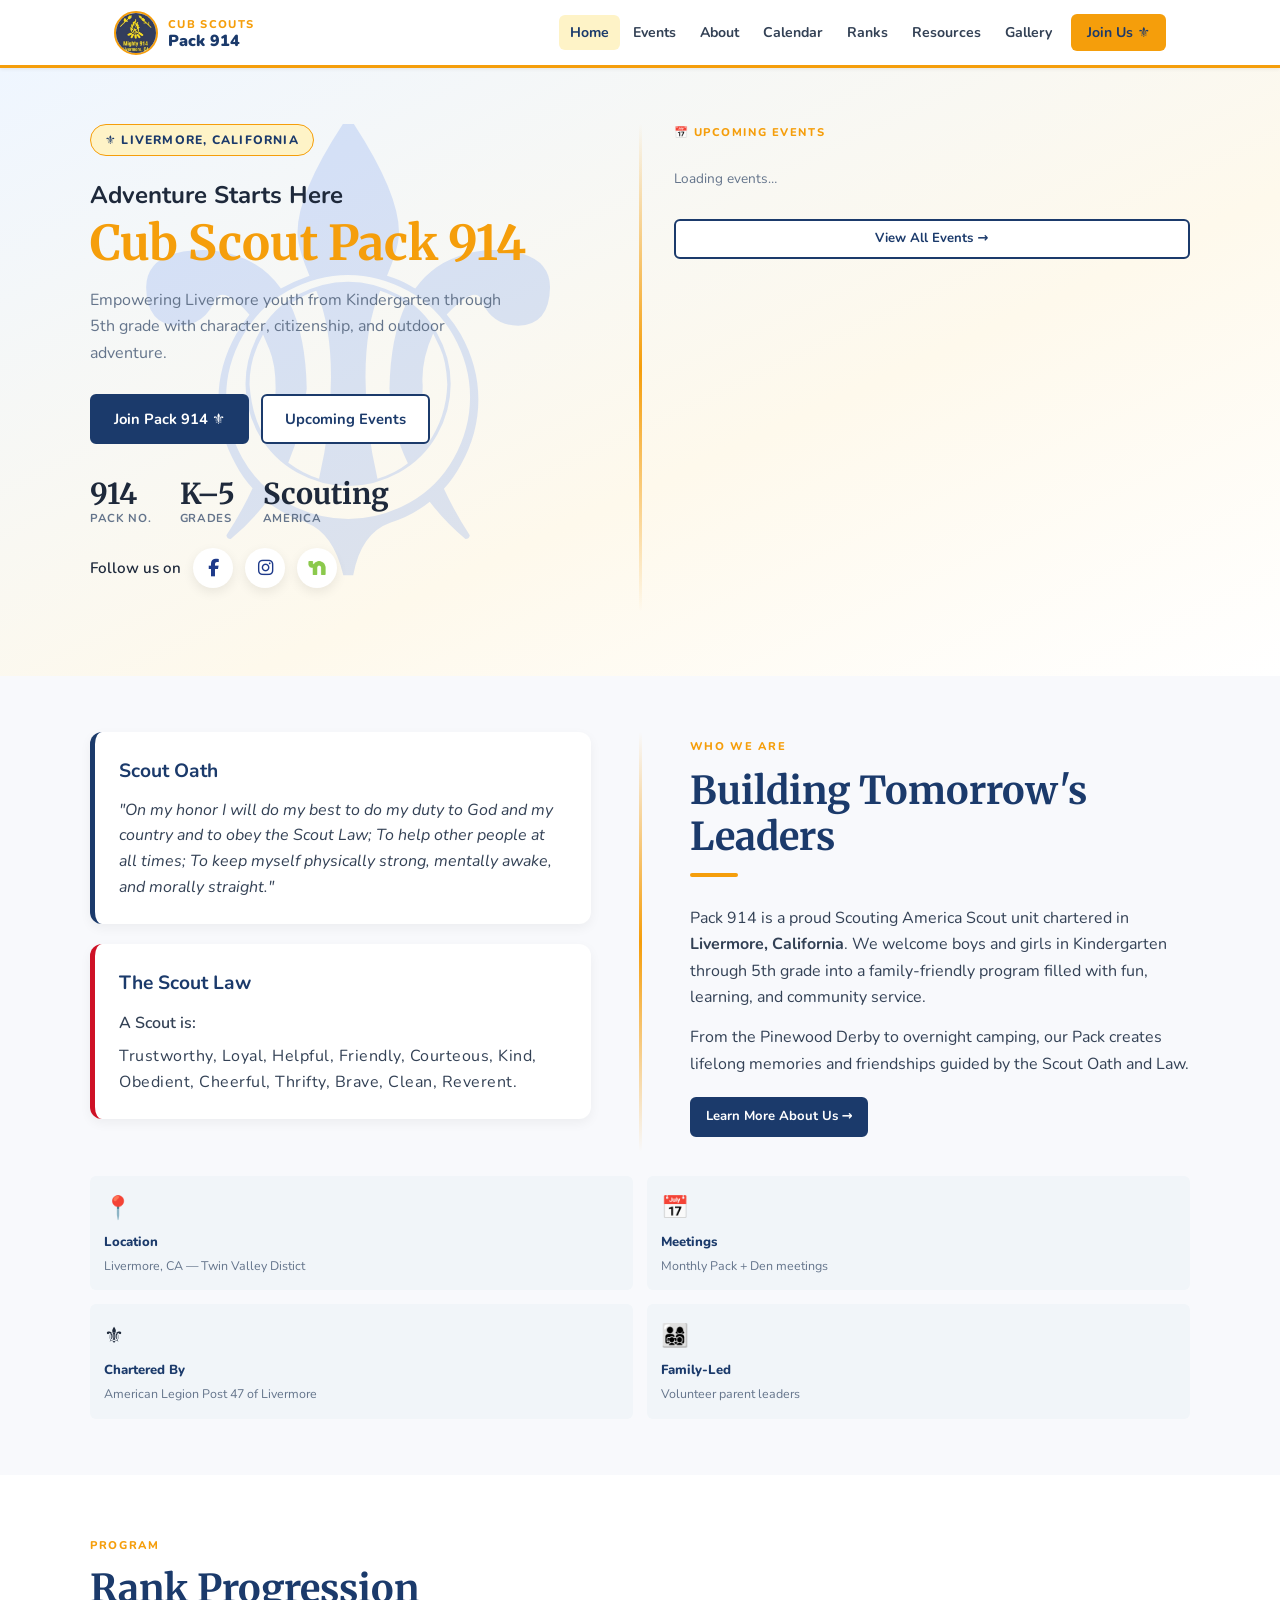
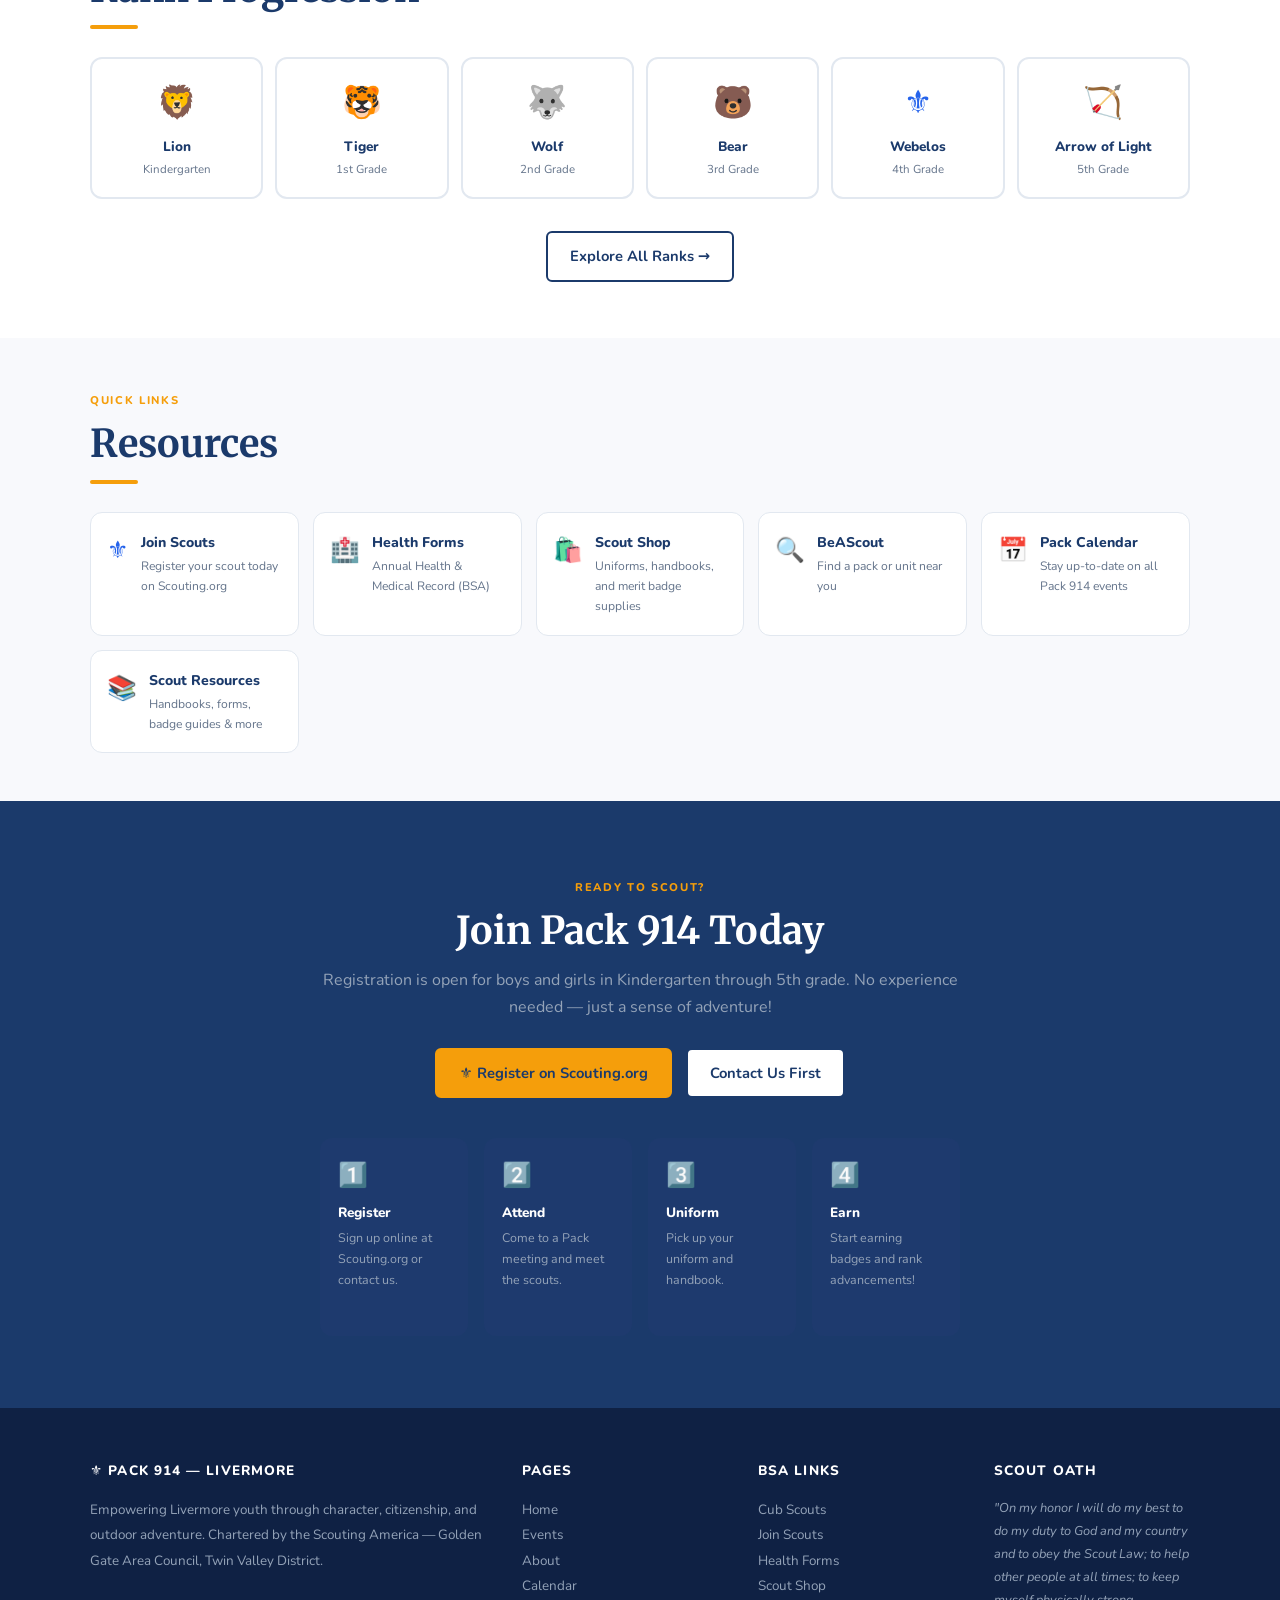
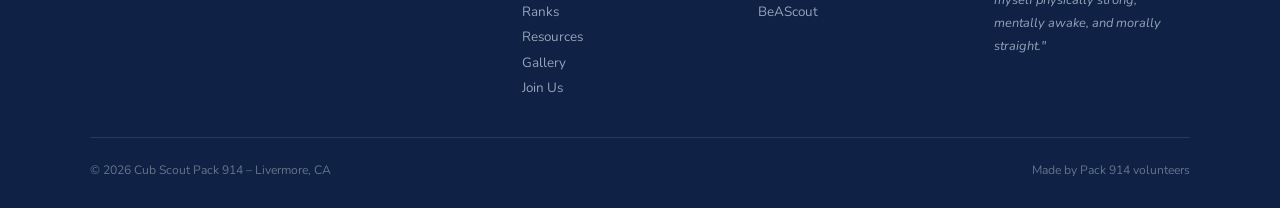
<file: index.html>
<!DOCTYPE html>
<html lang="en">
<head>
  <meta charset="UTF-8"/>
  <meta name="viewport" content="width=device-width, initial-scale=1.0"/>
  <meta name="description" content="Cub Scout Pack 914 – Livermore, CA. Serving Lions through Webelos. Join us for camping, Pinewood Derby, community service and more!"/>
  <title>Pack 914 | Cub Scouts – Livermore, CA</title>
  <link rel="icon" href="images/logo.jpg" type="image/jpeg"/>
  <link rel="stylesheet" href="assets/css/style.css"/>
  <script src="urls/config.js"></script>
  <script src="assets/js/main.js"></script>
  <script src="assets/js/getEvents.js"></script>
  <style>
    /* ── Index-only styles ────────────────────────── */
    body { padding-top: var(--nav-h); }

    /* HERO */
    #home {
    position: relative;
    background: linear-gradient(155deg,#EFF6FF 0%,#FEF9EC 60%,#fff 100%);
    padding: 56px 24px 64px;
    }
    
    .hero-wrap { max-width:var(--max-w); margin:0 auto; }

    .hero-grid {
      display: grid;
      grid-template-columns: 1fr 3px 1fr;
      gap: 0 32px;
      align-items: start;
    }

    /* vertical divider */
    .hero-divider {
      background: linear-gradient(to bottom, transparent, var(--gold), transparent);
      width: 3px; align-self: stretch; min-height: 420px;
    }

    /* left side */
    .hero-left {}
    .hero-left {
      position: relative;
      overflow: hidden; /* Keeps the giant emoji inside the box boundaries */
      /*background-color: rgba(173, 216, 230, 0.2); /* Light blue transparent background */
      z-index: 1; /* Sets a base layer stacking context */
    }
    .hero-left::before {
      content: "⚜";
      color:var(--blue);
      position: absolute;
      top: 50%;
      left: 50%;
      transform: translate(-50%, -50%);
      
      /* Adaptive sizing based on container width or height, whichever is smaller */
      font-size: 70vmin; 
      
      /* Makes the emoji semi-transparent */
      opacity: 0.15; 
      
      /* Pushes the emoji behind the text and buttons */
      z-index: -1; 
      
      /* Prevents user from accidentally selecting the emoji like text */
      user-select: none;
      pointer-events: none;
      
      /* Centers the text layout inside the pseudo-element */
      display: flex;
      align-items: center;
      justify-content: center;
    }
    @media (max-width: 768px) {
    .hero-left::before {
      font-size: 85vmin; /* Slightly larger on mobile to fill vertical space */
      }
    }
    .hero-badge {
      display:inline-flex; align-items:center; gap:6px;
      background:var(--gold-lt); color:var(--navy);
      border:1px solid var(--gold); border-radius:100px;
      padding:5px 14px; font-size:.76rem; font-weight:800;
      letter-spacing:.1em; text-transform:uppercase; margin-bottom:20px;
    }
    .hero-title { font-family:var(--font-display); font-size:clamp(2rem,4vw,3rem); color:var(--navy); line-height:1.15; margin-bottom:16px; }
    .hero-title .highlight { color:var(--gold); display:block; }
    .hero-desc  { font-size:1rem; color:var(--gray-500); margin-bottom:28px; max-width:420px; }
    .hero-actions { display:flex; gap:12px; flex-wrap:wrap; margin-bottom:36px; }
    .hero-stats { display:flex; gap:28px; }
    .stat-num   { font-family:var(--font-display); font-size:1.8rem; font-weight:700;   ; line-height:1; }
    .stat-label { font-size:.72rem; font-weight:700; color:var(--gray-500); text-transform:uppercase; letter-spacing:.06em; }

    /* right side — upcoming events */
    .hero-events { display:flex; flex-direction:column; gap:10px; }
    .hero-events-header {
      font-size:.7rem; font-weight:800; letter-spacing:.14em;
      text-transform:uppercase; color:var(--gold); margin-bottom:4px;
    }
    .hero-events .event-mini { padding:12px 14px; }
    .hero-events .event-mini-date { padding:6px 8px; min-width:44px; }
    .hero-events .event-mini-date .day { font-size:1.15rem; }
    .hero-events-footer { margin-top:6px; }

    /* ABOUT STRIP */
    #about-strip { padding:56px 24px; }
    .about-grid { display:grid; grid-template-columns:1fr auto 1fr; gap:48px; align-items:stretch; }
    .about-left { display: flex; flex-direction: column; gap: 20px;}
    .about-img { border-radius:var(--radius-md); box-shadow:var(--shadow-md); width:100%; aspect-ratio:4/3; object-fit:cover; }
    .fact-grid { display:grid; grid-template-columns:1fr 1fr; gap:14px; margin-top:24px; }
    .fact-card { background:var(--gray-100); border-radius:var(--radius-sm); padding:14px; }
    .fact-card .icon { font-size:1.4rem; margin-bottom:5px; }
    .fact-card h4 { font-size:.82rem; font-weight:800; color:var(--navy); margin-bottom:2px; }
    .fact-card p  { font-size:.78rem; color:var(--gray-500); }

    /* RANKS STRIP */
    #ranks-strip { padding:56px 24px; }
    .ranks-row { display:flex; gap:12px; justify-content:space-between; flex-wrap:wrap; margin-bottom:32px; }
    .rank-pill {
      flex:1; min-width:130px;
      background:var(--white); border:2px solid var(--gray-200);
      border-radius:var(--radius-md); padding:18px 12px;
      text-align:center; transition:border-color .2s, transform .2s, box-shadow .2s;
    }
    .rank-pill:hover { border-color:var(--gold); transform:translateY(-3px); box-shadow:var(--shadow-md); }
    .rank-pill .emoji { font-size:2rem; margin-bottom:6px; }
    .rank-pill .rname { font-size:.85rem; font-weight:800; color:var(--navy); }
    .rank-pill .rgrade{ font-size:.72rem; color:var(--gray-500); margin-top:2px; }

    /* RESOURCES STRIP */
    #resources-strip { padding:48px 24px; }
    .res-grid { display:grid; grid-template-columns:repeat(auto-fill,minmax(200px,1fr)); gap:14px; }
    .res-card {
      background:var(--white); border:1px solid var(--gray-200);
      border-radius:var(--radius-md); padding:18px 16px;
      display:flex; gap:12px; align-items:flex-start;
      transition:box-shadow .2s, transform .2s; text-decoration:none;
    }
    .res-card:hover { box-shadow:var(--shadow-md); transform:translateY(-2px); text-decoration:none; }
    .res-card .icon { font-size:1.5rem; flex-shrink:0; }
    .res-card h4 { font-size:.88rem; font-weight:800; color:var(--navy); margin-bottom:2px; }
    .res-card p  { font-size:.76rem; color:var(--gray-500); }

    /* JOIN CTA */
    #join-cta { background:var(--navy); padding:72px 24px; text-align:center; }
    .join-inner { max-width:640px; margin:0 auto; }
    .join-inner .section-title { color:var(--white); }
    .join-inner p { color:#94A3B8; font-size:1rem; margin-bottom:28px; }
    .steps-row { display:grid; grid-template-columns:repeat(4,1fr); gap:16px; margin-top:40px; text-align:left; }
    .step-card { background:#1E3A6E; border-radius:var(--radius-md); padding:18px; }
    .step-card .num { font-size:1.5rem; margin-bottom:6px; }
    .step-card h4 { color:var(--white); font-size:.85rem; font-weight:800; margin-bottom:4px; }
    .step-card p  { color:#94A3B8; font-size:.78rem; }

    /* Responsive */
    @media(max-width:860px) {
      .hero-grid { grid-template-columns:1fr; }
      .hero-divider { display:none; }
      .about-grid { grid-template-columns:1fr; gap: 20px; }
      .about-left { order: 1; }
      .about-right { order: 2; }
      .vertical-divider { display: none; }
      .steps-row { grid-template-columns:1fr 1fr; }
    }
    @media(max-width:540px) {
      .steps-row { grid-template-columns:1fr; }
      .ranks-row .rank-pill { min-width:90px; }
    }
    .hero-social{
      display:flex;
      align-items:center;
      gap:12px;
      margin:20px 0 24px;
    }
    .social-label{
      font-size:.95rem;
      font-weight:600;
      color:var(--gray-600);
    }
    .hero-social a{
      width:40px;
      height:40px;
      display:flex;
      align-items:center;
      justify-content:center;
      border-radius:50%;
      background:#fff;
      color:#1e3a8a;
      text-decoration:none;
      box-shadow:0 4px 12px rgba(0,0,0,.08);
      transition:all .25s ease;
    }
    .hero-social a:hover{
      transform:translateY(-3px);
      box-shadow:0 8px 20px rgba(0,0,0,.15);
    }
    .hero-social i{
      font-size:1.1rem;
    }
    .social-icon-img{
      width:20px;
      height:20px;
    }
  </style>
  <link rel="stylesheet" href="https://cdnjs.cloudflare.com/ajax/libs/font-awesome/6.5.2/css/all.min.css">
</head>
<body>

<a class="skip-link" href="#main">Skip to main content</a>
<div class="announcement" role="alert"></div>

<!-- NAV -->
<nav id="navbar" role="navigation" aria-label="Main navigation">
  <div class="nav-inner">
    <a href="index.html" class="nav-logo" aria-label="Pack 914 Home">
      <img src="images/logo.jpg" alt="Pack 914 logo" onerror="this.style.display='none'">
      <span class="nav-logo-text">
        <span class="pack">Cub Scouts</span><br>
        <span class="name">Pack 914</span>
      </span>
    </a>
    <button class="nav-toggle" aria-label="Toggle menu" aria-expanded="false"><span></span><span></span><span></span></button>
    <ul class="nav-links">
      <li><a href="index.html" class="active">Home</a></li>
      <li><a href="events.html">Events</a></li>
      <li><a href="about.html">About</a></li>
      <li><a href="calendar.html">Calendar</a></li>
      <li><a href="ranks.html">Ranks</a></li>
      <li><a href="resources.html">Resources</a></li>
      <li><a href="gallery.html">Gallery</a></li>
      <li><a href="contact.html" class="btn-join">Join Us ⚜</a></li>
    </ul>
  </div>
</nav>

<main id="main">

  <!-- ════════════════════ HERO ════════════════════ -->
  <section id="home" aria-label="Welcome">
    <div class="hero-wrap">
      <div class="hero-grid">

        <!-- LEFT: Pack intro -->
        <div class="hero-left fade-in">
          <div class="hero-badge">⚜ Livermore, California</div>
          <h2>Adventure Starts Here</h2>
          <h2 class="hero-title"><span class="highlight">Cub Scout Pack 914</span></h2>
          <p class="hero-desc">Empowering Livermore youth from Kindergarten through 5th grade with character, citizenship, and outdoor adventure.</p>
          <div class="hero-actions">
            <a href="contact.html" class="btn btn-primary">Join Pack 914 ⚜</a>
            <a href="events.html"  class="btn btn-secondary">Upcoming Events</a>
          </div>
          <div class="hero-stats">
            <div><div class="stat-num">914</div><div class="stat-label">Pack No.</div></div>
            <div><div class="stat-num">K–5</div><div class="stat-label">Grades</div></div>
            <div><div class="stat-num">Scouting</div><div class="stat-label">America</div></div>
          </div>
        
          <!-- Social Media -->
          <div class="hero-social">
            <span class="social-label">Follow us on</span>
            <a href="https://facebook.com/" target="_blank" aria-label="Facebook">
              <i class="fab fa-facebook-f"></i>
            </a>
            <a href="https://instagram.com/" target="_blank" aria-label="Instagram">
              <i class="fab fa-instagram"></i>
            </a>
            <a href="https://nextdoor.com/pages/cub-scout-pack-914-livermore-ca/" target="_blank" aria-label="Nextdoor">
              <img src="images/nextdoor-icon.jpeg" alt="Nextdoor" class="social-icon-img">
            </a>
          </div>
        </div>

        <!-- DIVIDER -->
        <div class="hero-divider" aria-hidden="true"></div>

        <!-- RIGHT: Upcoming events -->
        <div class="hero-right fade-in" style="animation-delay:.1s">
          <div class="hero-events">
            <div class="hero-events-header">📅 Upcoming Events</div>
            <div id="home-event-cards">
              <!-- Rendered by JS from data/events.js -->
              <div style="color:var(--gray-500);font-size:.85rem;padding:12px 0;">Loading events…</div>
            </div>
            <div class="hero-events-footer">
              <a href="events.html" class="btn btn-secondary btn-sm" style="width:100%;justify-content:center;">View All Events →</a>
            </div>
          </div>
        </div>

      </div>
    </div>
  </section>

  <!-- ════════════════════ ABOUT STRIP ════════════════════ -->
   <section id="about-strip" class="section--alt">
    <div class="section-inner">
      <!-- <div class="about-grid" style="display: grid; grid-template-columns: 1fr auto 1fr; gap: 30px; align-items: stretch;"> -->
      <div class="about-grid">
        
        <!-- Left Side: Scout Oath and Law Cards -->
        <!-- <div class="fade-in" style="display: flex; flex-direction: column; gap: 20px;"> -->
        <div class="about-left fade-in">
          
          <!-- Scout Oath Card -->
          <div class="scout-card" style="background: #ffffff; padding: 24px; border-radius: 12px; box-shadow: 0 4px 12px rgba(0,0,0,0.05); border-left: 5px solid #1B3A6B;">
            <h3 style="color: #1B3A6B; margin-top: 0; margin-bottom: 10px; font-size: 1.2rem; font-weight: 700;">Scout Oath</h3>
            <p style="color: var(--gray-700); margin: 0; font-style: italic; line-height: 1.6;">
              "On my honor I will do my best to do my duty to God and my country and to obey the Scout Law; To help other people at all times; To keep myself physically strong, mentally awake, and morally straight."
            </p>
          </div>

          <!-- Scout Law Card -->
          <div class="scout-card" style="background: #ffffff; padding: 24px; border-radius: 12px; box-shadow: 0 4px 12px rgba(0,0,0,0.05); border-left: 5px solid #CE1126;">
            <h3 style="color: #1B3A6B; margin-top: 0; margin-bottom: 10px; font-size: 1.2rem; font-weight: 700;">The Scout Law</h3>
            <p style="color: var(--gray-700); margin: 0; font-weight: 600; margin-bottom: 8px;">A Scout is:</p>
            <p style="color: var(--gray-700); margin: 0; line-height: 1.6; letter-spacing: 0.5px;">
              Trustworthy, Loyal, Helpful, Friendly, Courteous, Kind, Obedient, Cheerful, Thrifty, Brave, Clean, Reverent.
            </p>
          </div>

        </div>

        <!-- Middle: Vertical Divider -->
        <!-- <div class="vertical-divider" style="width: 1px; background-color: rgba(0,0,0,0.1); align-self: stretch;"></div> -->
        <!-- DIVIDER -->
        <div class="hero-divider" aria-hidden="true"></div>

        <!-- Right Side: Building Tomorrow's Leaders (Kept as is) -->
        <!-- <div class="fade-in" style="animation-delay:.1s"> -->
        <div class="about-right fade-in">  
          <span class="section-label">Who We Are</span>
          <h2 class="section-title">Building Tomorrow's Leaders</h2>
          <div class="divider"></div>
          <p style="color:var(--gray-700);margin-bottom:14px;">Pack 914 is a proud Scouting America Scout unit chartered in <strong>Livermore, California</strong>. We welcome boys and girls in Kindergarten through 5th grade into a family-friendly program filled with fun, learning, and community service.</p>
          <p style="color:var(--gray-700);margin-bottom:20px;">From the Pinewood Derby to overnight camping, our Pack creates lifelong memories and friendships guided by the Scout Oath and Law.</p>
          <a href="about.html" class="btn btn-primary btn-sm">Learn More About Us →</a>

        </div>

      </div>
          <div class="fact-grid">
            <div class="fact-card"><div class="icon">📍</div><h4>Location</h4><p>Livermore, CA — Twin Valley Distict</p></div>
            <div class="fact-card"><div class="icon">📅</div><h4>Meetings</h4><p>Monthly Pack + Den meetings</p></div>
            <div class="fact-card"><div class="icon">⚜</div><h4>Chartered By</h4><p>American Legion Post 47 of Livermore</p></div>
            <div class="fact-card"><div class="icon">👨‍👩‍👧‍👦</div><h4>Family-Led</h4><p>Volunteer parent leaders</p></div>
          </div>
    </div>
  </section>


  <!-- ════════════════════ RANKS STRIP ════════════════════ -->
  <section id="ranks-strip">
    <div class="section-inner">
      <div class="fade-in">
        <span class="section-label">Program</span>
        <h2 class="section-title">Rank Progression</h2>
        <div class="divider"></div>
      </div>
      <div class="ranks-row fade-in" style="animation-delay:.08s">
        <a href="ranks.html#lion"    class="rank-pill"><div class="emoji">🦁</div><div class="rname">Lion</div><div class="rgrade">Kindergarten</div></a>
        <a href="ranks.html#tiger"   class="rank-pill"><div class="emoji">🐯</div><div class="rname">Tiger</div><div class="rgrade">1st Grade</div></a>
        <a href="ranks.html#wolf"    class="rank-pill"><div class="emoji">🐺</div><div class="rname">Wolf</div><div class="rgrade">2nd Grade</div></a>
        <a href="ranks.html#bear"    class="rank-pill"><div class="emoji">🐻</div><div class="rname">Bear</div><div class="rgrade">3rd Grade</div></a>
        <a href="ranks.html#webelos" class="rank-pill"><div class="emoji">⚜️</div><div class="rname">Webelos</div><div class="rgrade">4th Grade</div></a>
        <a href="ranks.html#aol"     class="rank-pill"><div class="emoji">🏹</div><div class="rname">Arrow of Light</div><div class="rgrade">5th Grade</div></a>
      </div>
      <div style="text-align:center;" class="fade-in"><a href="ranks.html" class="btn btn-secondary">Explore All Ranks →</a></div>
    </div>
  </section>

  <!-- ════════════════════ RESOURCES STRIP ════════════════════ -->
  <section id="resources-strip" class="section--alt">
    <div class="section-inner">
      <div class="fade-in">
        <span class="section-label">Quick Links</span>
        <h2 class="section-title">Resources</h2>
        <div class="divider"></div>
      </div>
      <div class="res-grid fade-in" style="animation-delay:.08s">
        <a class="res-card" href="https://my.scouting.org/online-registration/4ba44eb1-627e-4a42-97ae-2b34f2e5962e/applicant-type" target="_blank" rel="noopener">
          <span class="icon">⚜</span><div><h4>Join Scouts</h4><p>Register your scout today on Scouting.org</p></div>
        </a>
        <a class="res-card" href="https://www.scouting.org/health-and-safety/ahmr/" target="_blank" rel="noopener">
          <span class="icon">🏥</span><div><h4>Health Forms</h4><p>Annual Health & Medical Record (BSA)</p></div>
        </a>
        <a class="res-card" href="https://www.scoutshop.org/" target="_blank" rel="noopener">
          <span class="icon">🛍️</span><div><h4>Scout Shop</h4><p>Uniforms, handbooks, and merit badge supplies</p></div>
        </a>
        <a class="res-card" href="https://beascout.scouting.org/" target="_blank" rel="noopener">
          <span class="icon">🔍</span><div><h4>BeAScout</h4><p>Find a pack or unit near you</p></div>
        </a>
        <a class="res-card" href="calendar.html" target="_blank" rel="noopener">
          <span class="icon">📅</span><div><h4>Pack Calendar</h4><p>Stay up-to-date on all Pack 914 events</p></div>
        </a>
        <a class="res-card" href="resources.html" target="_blank" rel="noopener">
          <span class="icon">📚</span><div><h4>Scout Resources</h4><p>Handbooks, forms, badge guides & more</p></div>
        </a>
      </div>
    </div>
  </section>

  <!-- ════════════════════ JOIN CTA ════════════════════ -->
  <section id="join-cta" aria-label="Join Pack 914">
    <div class="join-inner">
      <span class="section-label">Ready to Scout?</span>
      <h2 class="section-title">Join Pack 914 Today</h2>
      <p>Registration is open for boys and girls in Kindergarten through 5th grade. No experience needed — just a sense of adventure!</p>
      <div style="display:flex;gap:14px;justify-content:center;flex-wrap:wrap;" class="fade-in">
        <a href="https://my.scouting.org/online-registration/4ba44eb1-627e-4a42-97ae-2b34f2e5962e/applicant-type" target="_blank" rel="noopener" class="btn btn-gold">⚜ Register on Scouting.org</a>
        <a href="contact.html" class="btn btn-secondary">Contact Us First</a>
      </div>
      <div class="steps-row fade-in" style="animation-delay:.1s">
        <div class="step-card"><div class="num">1️⃣</div><h4>Register</h4><p>Sign up online at Scouting.org or contact us.</p></div>
        <div class="step-card"><div class="num">2️⃣</div><h4>Attend</h4><p>Come to a Pack meeting and meet the scouts.</p></div>
        <div class="step-card"><div class="num">3️⃣</div><h4>Uniform</h4><p>Pick up your uniform and handbook.</p></div>
        <div class="step-card"><div class="num">4️⃣</div><h4>Earn</h4><p>Start earning badges and rank advancements!</p></div>
      </div>
    </div>
  </section>

</main>

<!-- FOOTER -->
<footer role="contentinfo">
  <div class="footer-inner">
    <div><h4>⚜ Pack 914 — Livermore</h4><p>Empowering Livermore youth through character, citizenship, and outdoor adventure. Chartered by the Scouting America — Golden Gate Area Council, Twin Valley District.</p></div>
    <div><h4>Pages</h4><ul>
      <li><a href="index.html">Home</a></li><li><a href="events.html">Events</a></li>
      <li><a href="about.html">About</a></li><li><a href="calendar.html">Calendar</a></li>
      <li><a href="ranks.html">Ranks</a></li>
      <li><a href="resources.html">Resources</a></li>
      <li><a href="gallery.html">Gallery</a></li>
      <li><a href="contact.html">Join Us</a></li>
    </ul></div>
    <div><h4>BSA Links</h4><ul>
      <li><a href="https://www.scouting.org/programs/cub-scouts/" target="_blank" rel="noopener">Cub Scouts</a></li>
      <li><a href="https://www.scouting.org/programs/cub-scouts/join/" target="_blank" rel="noopener">Join Scouts</a></li>
      <li><a href="https://www.scouting.org/health-and-safety/ahmr/" target="_blank" rel="noopener">Health Forms</a></li>
      <li><a href="https://www.scoutshop.org/" target="_blank" rel="noopener">Scout Shop</a></li>
      <li><a href="https://beascout.scouting.org/" target="_blank" rel="noopener">BeAScout</a></li>
    </ul></div>
    <div><h4>Scout Oath</h4><p style="font-style:italic;font-size:.8rem;color:#94A3B8;line-height:1.8;">"On my honor I will do my best to do my duty to God and my country and to obey the Scout Law; to help other people at all times; to keep myself physically strong, mentally awake, and morally straight."</p></div>
  </div>
  <div class="footer-bottom"><span>© <span id="current-year"></span> Cub Scout Pack 914 – Livermore, CA</span><span>Made by Pack 914 volunteers</span></div>
</footer>

</body>
</html>
</file>
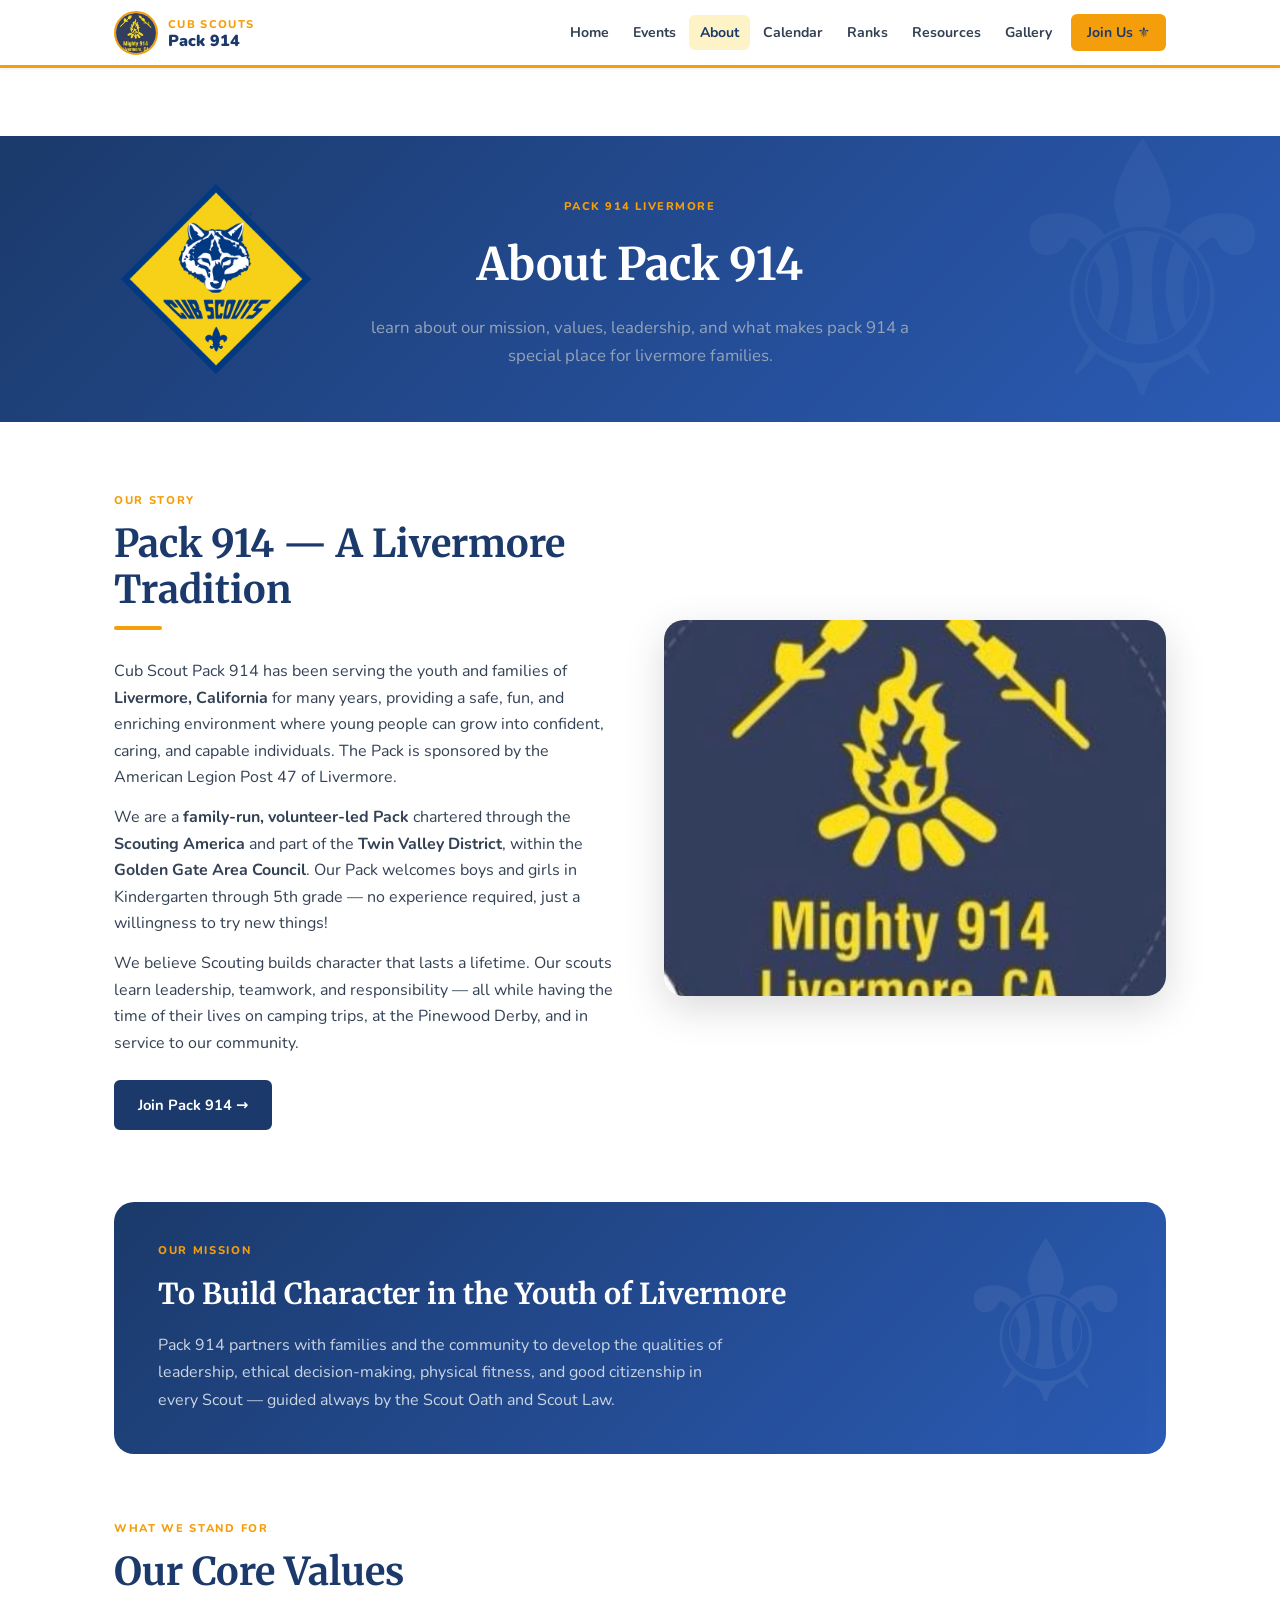
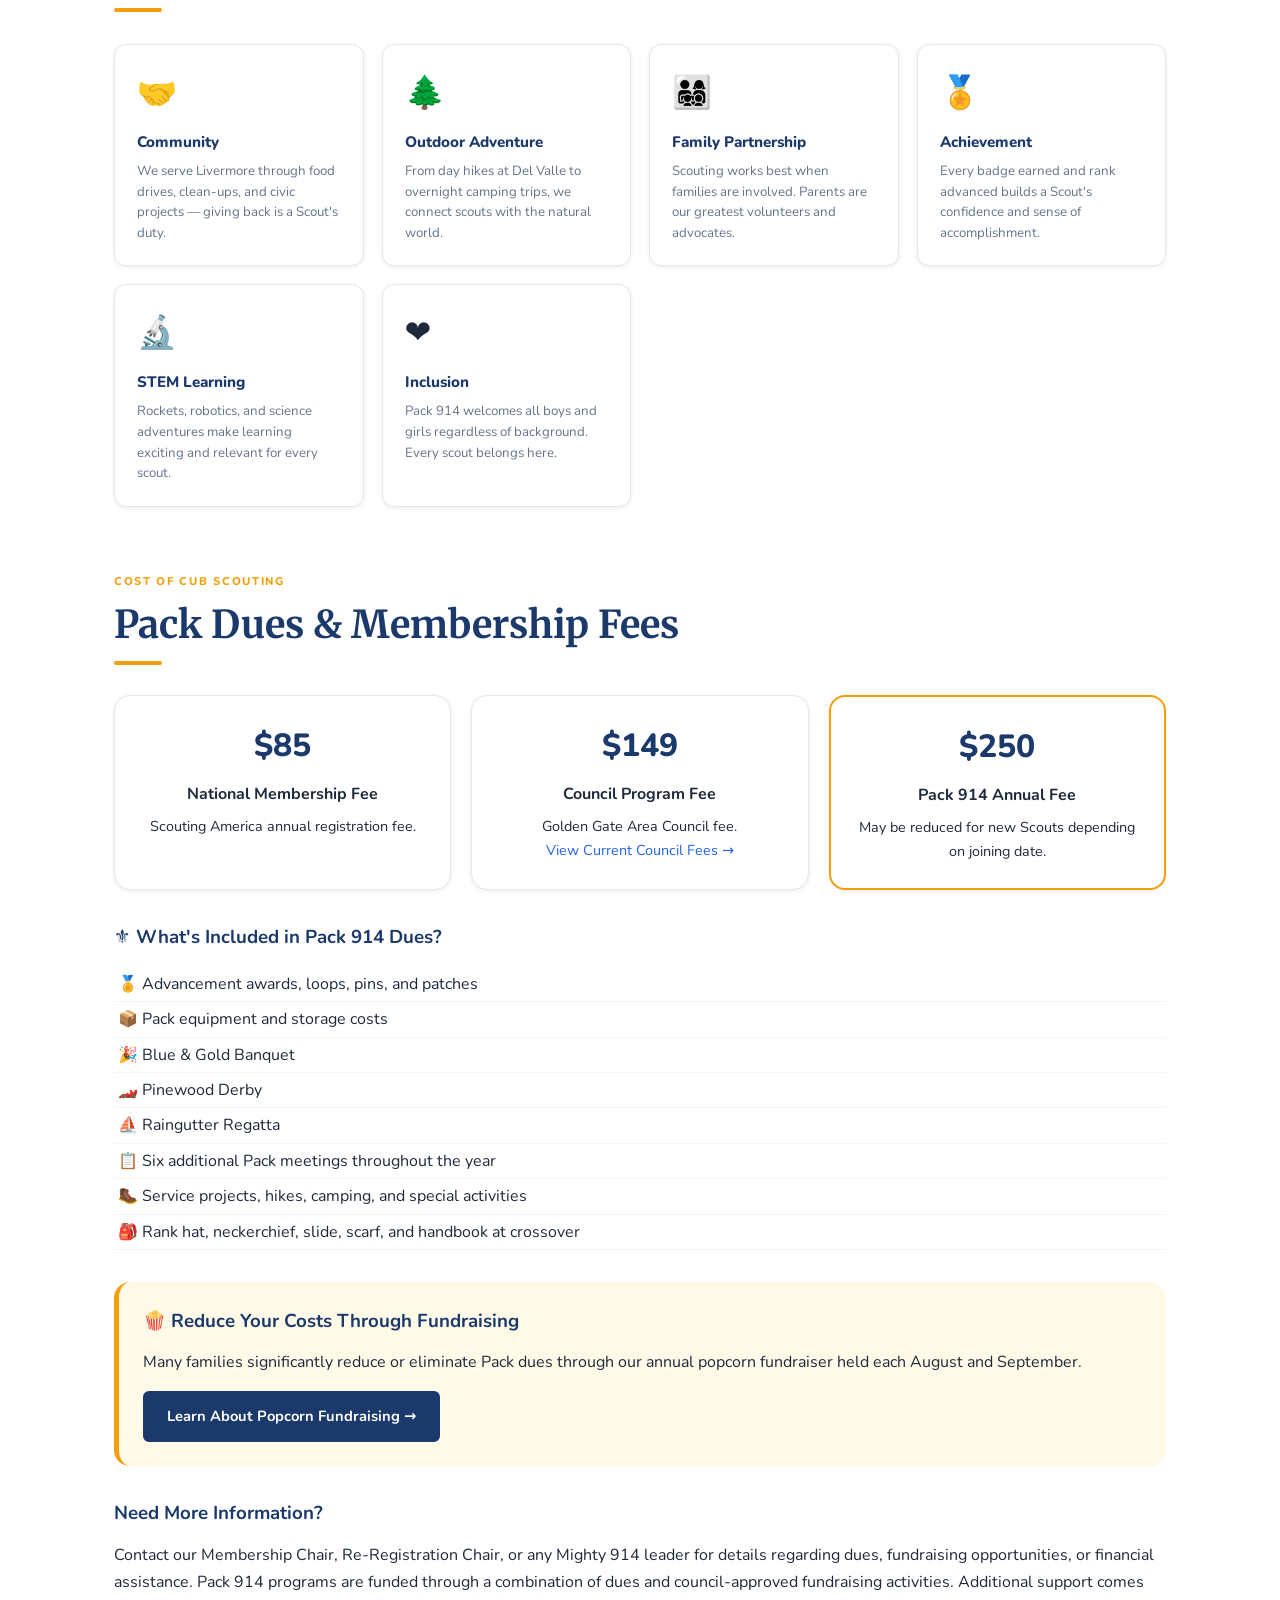
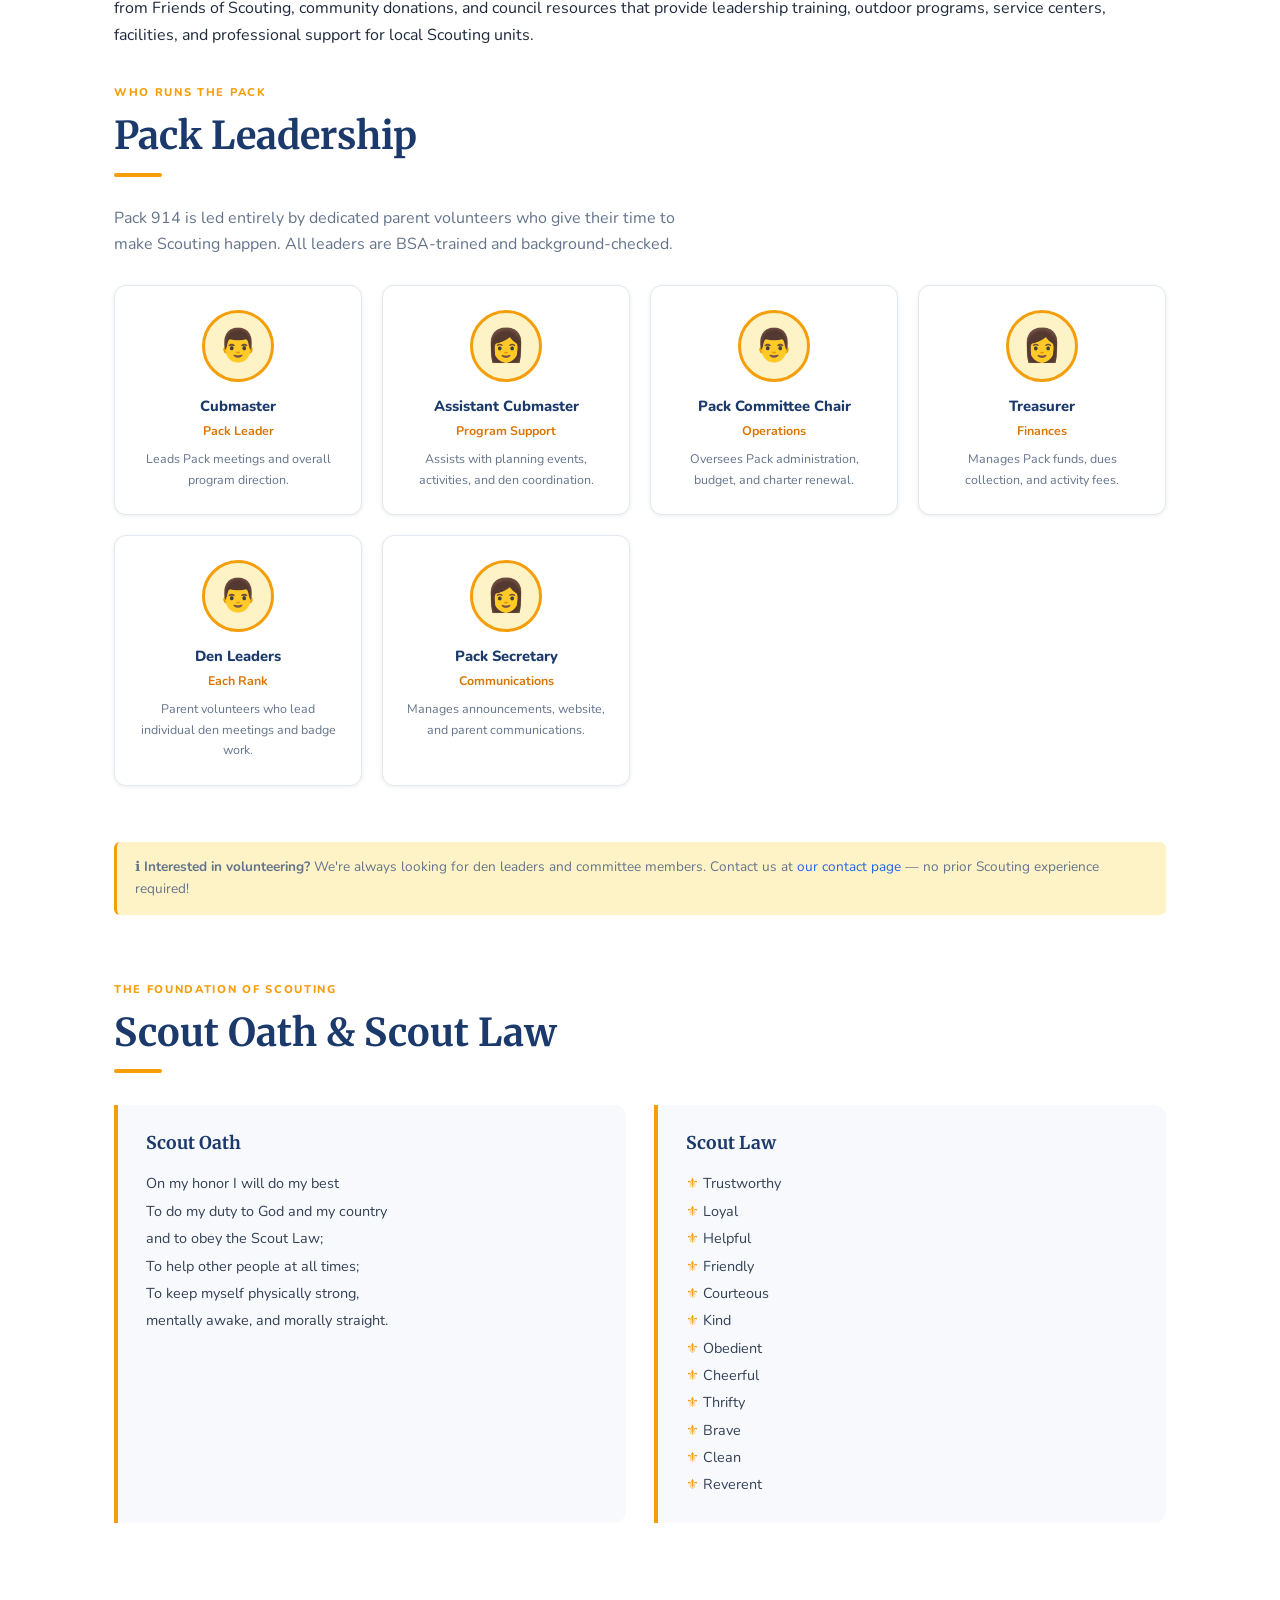
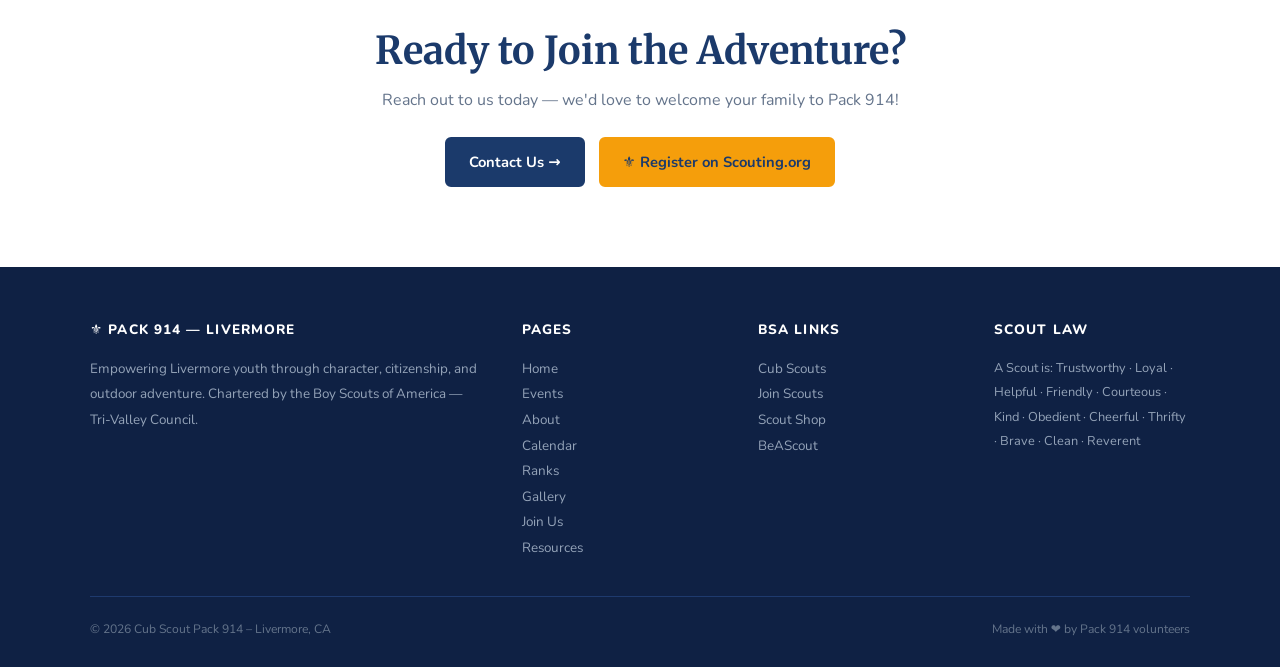
<file: about.html>
<!DOCTYPE html>
<html lang="en">
<head>
  <meta charset="UTF-8"/><meta name="viewport" content="width=device-width,initial-scale=1.0"/>
  <meta name="description" content="About Cub Scout Pack 914 Livermore — our history, leadership, and mission."/>
  <title>About | Pack 914 Cub Scouts – Livermore</title>
  <link rel="icon" href="images/logo.jpg" type="image/jpeg"/>
  <link rel="stylesheet" href="assets/css/style.css"/>
  <style>
    body { padding-top: var(--nav-h); }

    .about-wrap { max-width:var(--max-w); margin:0 auto; padding: 64px 24px 80px; }

    /* Intro grid */
    .intro-grid { display:grid; grid-template-columns:1fr 1fr; gap:48px; align-items:center; margin-bottom:72px; }
    .intro-grid img { border-radius:var(--radius-lg); box-shadow:var(--shadow-lg); width:100%; aspect-ratio:4/3; object-fit:cover; }

    /* Values */
    .values-grid { display:grid; grid-template-columns:repeat(auto-fill,minmax(220px,1fr)); gap:18px; margin:32px 0 60px; }
    .value-card {
      background:var(--white); border:1px solid var(--gray-200);
      border-radius:var(--radius-md); padding:22px;
      box-shadow:var(--shadow-sm); transition:transform .2s, box-shadow .2s;
    }
    .value-card:hover { transform:translateY(-3px); box-shadow:var(--shadow-md); }
    .value-card .icon { font-size:2rem; margin-bottom:10px; }
    .value-card h3 { font-size:.95rem; font-weight:800; color:var(--navy); margin-bottom:6px; }
    .value-card p  { font-size:.83rem; color:var(--gray-500); line-height:1.55; }

    /* Mission banner */
    .mission-banner {
      background: linear-gradient(135deg, var(--navy) 0%, #2B5BB5 100%);
      border-radius:var(--radius-lg); padding:40px 44px; color:var(--white);
      margin-bottom:60px; position:relative; overflow:hidden;
    }
    .mission-banner::before { content:"⚜"; position:absolute; right:20px; top:50%; transform:translateY(-50%); font-size:14rem; opacity:.06; pointer-events:none; }
    .mission-banner .label { font-size:.7rem; font-weight:800; letter-spacing:.15em; text-transform:uppercase; color:var(--gold); margin-bottom:10px; }
    .mission-banner h2 { font-family:var(--font-display); font-size:1.8rem; color:var(--white); margin-bottom:14px; }
    .mission-banner p  { font-size:1rem; color:#CBD5E1; max-width:580px; line-height:1.7; }

    /* Leadership */
    .leadership-grid { display:grid; grid-template-columns:repeat(auto-fill,minmax(200px,1fr)); gap:20px; margin:28px 0 56px; }
    .leader-card {
      background:var(--white); border:1px solid var(--gray-200);
      border-radius:var(--radius-md); padding:24px 20px; text-align:center;
      box-shadow:var(--shadow-sm);
    }
    .leader-avatar {
      width:72px; height:72px; border-radius:50%; background:var(--gold-lt);
      border:3px solid var(--gold); margin:0 auto 12px;
      display:flex; align-items:center; justify-content:center; font-size:2rem;
    }
    .leader-card h3 { font-size:.92rem; font-weight:800; color:var(--navy); margin-bottom:2px; }
    .leader-card .role { font-size:.78rem; color:var(--gold-dk); font-weight:700; }
    .leader-card p { font-size:.78rem; color:var(--gray-500); margin-top:8px; }

    /* Scout Oath & Law */
    .oath-law { display:grid; grid-template-columns:1fr 1fr; gap:28px; margin:32px 0 0; }
    .oath-box { background:var(--off-white); border-left:4px solid var(--gold); border-radius:0 var(--radius-md) var(--radius-md) 0; padding:24px 28px; }
    .oath-box h3 { font-family:var(--font-display); font-size:1.1rem; color:var(--navy); margin-bottom:12px; }
    .oath-box p, .oath-box ul { font-size:.9rem; color:var(--gray-700); line-height:1.9; }
    .oath-box ul { list-style:none; }
    .oath-box ul li::before { content:"⚜ "; color:var(--gold); }

    @media(max-width:780px) {
      .intro-grid { grid-template-columns:1fr; }
      .oath-law    { grid-template-columns:1fr; }
      .mission-banner { padding:28px 24px; }
    }

    /* Pack Dues */
    .dues-grid{
      display:grid;
      grid-template-columns:repeat(auto-fit,minmax(220px,1fr));
      gap:20px;
      margin:30px 0;
    }
    .fee-card{
      background:#fff;
      border:1px solid var(--gray-200);
      border-radius:16px;
      padding:24px;
      text-align:center;
      box-shadow:var(--shadow-sm);
    }
    .fee-card.featured{
      border:2px solid var(--gold);
    }
    .fee-amount{
      font-size:2rem;
      font-weight:800;
      color:var(--navy);
      margin-bottom:8px;
    }
    .fee-title{
      font-weight:700;
      margin-bottom:8px;
    }
    .fee-desc{
      font-size:.9rem;
      color:var(--gray-600);
    }
    .dues-section{
      margin-top:32px;
    }
    .dues-section h3{
      color:var(--navy);
      margin-bottom:14px;
    }
    .benefits-list{
      list-style:none;
      padding:0;
      margin:0;
    }
    .benefits-list li{
      padding: 4px;
      border-bottom:0.5px solid var(--gray-100);
    }
    .fundraising-box{
      margin-top:32px;
      padding:24px;
      border-radius:16px;
      background:#FFF9E8;
      border-left:5px solid var(--gold);
    }
    .fundraising-box h3{
      margin-bottom:12px;
      color:var(--navy);
    }
    .fundraising-box p{
      margin-bottom:16px;
    }

@media (max-width:768px){
  .fee-amount{
    font-size:1.7rem;
  }
  .dues-grid{
    gap:16px;
  }
}
  </style>
</head>
<body>
<a class="skip-link" href="#main">Skip to main content</a>
<div class="announcement" role="alert"></div>

<nav id="navbar" role="navigation" aria-label="Main navigation">
  <div class="nav-inner">
    <a href="index.html" class="nav-logo"><img src="images/logo.jpg" alt="Pack 914 logo" onerror="this.style.display='none'"><span class="nav-logo-text"><span class="pack">Cub Scouts</span><br><span class="name">Pack 914</span></span></a>
    <button class="nav-toggle" aria-label="Toggle menu" aria-expanded="false"><span></span><span></span><span></span></button>
    <ul class="nav-links">
      <li><a href="index.html">Home</a></li>
      <li><a href="events.html">Events</a></li>
      <li><a href="about.html" class="active">About</a></li>
      <li><a href="calendar.html">Calendar</a></li>
      <li><a href="ranks.html">Ranks</a></li>
      <li><a href="resources.html">Resources</a></li>
      <li><a href="gallery.html">Gallery</a></li>
      <li><a href="contact.html" class="btn-join">Join Us ⚜</a></li>
    </ul>
  </div>
</nav>

<div class="page-hero">
  <img src="images/CubScoutLogo.png" alt="Logo" class="hero-logo"> 
  
    <span class="label">pack 914 livermore</span>
    <h1>About Pack 914</h1>
    <p>learn about our mission, values, leadership, and what makes pack 914 a special place for livermore families.</p>
</div>

<main id="main">
<div class="about-wrap">

  <!-- INTRO -->
  <div class="intro-grid">
    <div class="fade-in">
      <span class="section-label">Our Story</span>
      <h2 class="section-title">Pack 914 — A Livermore Tradition</h2>
      <div class="divider"></div>
      <p style="color:var(--gray-700);margin-bottom:14px;">Cub Scout Pack 914 has been serving the youth and families of <strong>Livermore, California</strong> for many years, providing a safe, fun, and enriching environment where young people can grow into confident, caring, and capable individuals.
      The Pack is sponsored by the American Legion Post 47 of Livermore. </p>
      <p style="color:var(--gray-700);margin-bottom:14px;">We are a <strong>family-run, volunteer-led Pack</strong> chartered through the <strong>Scouting America</strong> and part of the <strong>Twin Valley District</strong>, within the <strong>Golden Gate Area Council</strong>. Our Pack welcomes boys and girls in Kindergarten through 5th grade — no experience required, just a willingness to try new things!</p>
      <p style="color:var(--gray-700);margin-bottom:24px;">We believe Scouting builds character that lasts a lifetime. Our scouts learn leadership, teamwork, and responsibility — all while having the time of their lives on camping trips, at the Pinewood Derby, and in service to our community.</p>
      <a href="contact.html" class="btn btn-primary">Join Pack 914 →</a>
    </div>
    <div class="fade-in" style="animation-delay:.12s">
      <img src="images/logo.jpg" alt="Pack 914 scouts"
           onerror="this.src='https://placehold.co/540x400/1B3A6B/FFF?text=Pack+914'"/>
    </div>
  </div>

  <!-- MISSION BANNER -->
  <div class="mission-banner fade-in">
    <div class="label">Our Mission</div>
    <h2>To Build Character in the Youth of Livermore</h2>
    <p>Pack 914 partners with families and the community to develop the qualities of leadership, ethical decision-making, physical fitness, and good citizenship in every Scout — guided always by the Scout Oath and Scout Law.</p>
  </div>

  <!-- CORE VALUES -->
  <div class="fade-in">
    <span class="section-label">What We Stand For</span>
    <h2 class="section-title">Our Core Values</h2>
    <div class="divider"></div>
  </div>
  <div class="values-grid">
    <div class="value-card fade-in"><div class="icon">🤝</div><h3>Community</h3><p>We serve Livermore through food drives, clean-ups, and civic projects — giving back is a Scout's duty.</p></div>
    <div class="value-card fade-in"><div class="icon">🌲</div><h3>Outdoor Adventure</h3><p>From day hikes at Del Valle to overnight camping trips, we connect scouts with the natural world.</p></div>
    <div class="value-card fade-in"><div class="icon">👨‍👩‍👧‍👦</div><h3>Family Partnership</h3><p>Scouting works best when families are involved. Parents are our greatest volunteers and advocates.</p></div>
    <div class="value-card fade-in"><div class="icon">🏅</div><h3>Achievement</h3><p>Every badge earned and rank advanced builds a Scout's confidence and sense of accomplishment.</p></div>
    <div class="value-card fade-in"><div class="icon">🔬</div><h3>STEM Learning</h3><p>Rockets, robotics, and science adventures make learning exciting and relevant for every scout.</p></div>
    <div class="value-card fade-in"><div class="icon">❤️</div><h3>Inclusion</h3><p>Pack 914 welcomes all boys and girls regardless of background. Every scout belongs here.</p></div>
  </div>

  <!-- PACK DUES -->
  <div class="fade-in">
    <span class="section-label">Cost of Cub Scouting</span>
    <h2 class="section-title">Pack Dues & Membership Fees</h2>
    <div class="divider"></div>

    <div class="dues-grid">

      <div class="fee-card">
        <div class="fee-amount">$85</div>
        <div class="fee-title">National Membership Fee</div>
        <div class="fee-desc">Scouting America annual registration fee.</div>
      </div>

      <div class="fee-card">
        <div class="fee-amount">$149</div>
        <div class="fee-title">Council Program Fee</div>
        <div class="fee-desc">
          Golden Gate Area Council fee.
          <br>
          <a href="https://goldengatescouting.org/membership/program-fees/"
            target="_blank" rel="noopener">
            View Current Council Fees →
          </a>
        </div>
      </div>

      <div class="fee-card featured">
        <div class="fee-amount">$250</div>
        <div class="fee-title">Pack 914 Annual Fee</div>
        <div class="fee-desc">
          May be reduced for new Scouts depending on joining date.
        </div>
      </div>

    </div>

    <div class="dues-section">

      <h3>⚜ What's Included in Pack 914 Dues?</h3>

      <ul class="benefits-list">
        <li>🏅 Advancement awards, loops, pins, and patches</li>
        <li>📦 Pack equipment and storage costs</li>
        <li>🎉 Blue & Gold Banquet</li>
        <li>🏎️ Pinewood Derby</li>
        <li>⛵ Raingutter Regatta</li>
        <li>📋 Six additional Pack meetings throughout the year</li>
        <li>🥾 Service projects, hikes, camping, and special activities</li>
        <li>🎒 Rank hat, neckerchief, slide, scarf, and handbook at crossover</li>
      </ul>
    </div>

    <div class="fundraising-box">
      <h3>🍿 Reduce Your Costs Through Fundraising</h3>
      <p>
        Many families significantly reduce or eliminate Pack dues through our annual
        popcorn fundraiser held each August and September.
      </p>
      <a href="https://pack914livermore.wordpress.com/popcorn-sales/"
        target="_blank"
        rel="noopener"
        class="btn btn-primary">
        Learn About Popcorn Fundraising →
      </a>
    </div>
    <div class="dues-section">
      <h3>Need More Information?</h3>
      <p>
        Contact our Membership Chair, Re-Registration Chair, or any Mighty 914 leader
        for details regarding dues, fundraising opportunities, or financial assistance. Pack 914 programs are funded through a 
        combination of dues and council-approved
        fundraising activities. Additional support comes from Friends of Scouting,
        community donations, and council resources that provide leadership training,
        outdoor programs, service centers, facilities, and professional support for
        local Scouting units.
      </p>
    </div>
  </div>

  <!-- LEADERSHIP -->
  <div style="margin-top:30px;" class="fade-in">
    <span class="section-label">Who Runs the Pack</span>
    <h2 class="section-title">Pack Leadership</h2>
    <div class="divider"></div>
    <p class="section-subtitle" style="margin-bottom:0;">Pack 914 is led entirely by dedicated parent volunteers who give their time to make Scouting happen. All leaders are BSA-trained and background-checked.</p>
  </div>
  <div class="leadership-grid">
    <div class="leader-card fade-in"><div class="leader-avatar">👨</div><h3>Cubmaster</h3><div class="role">Pack Leader</div><p>Leads Pack meetings and overall program direction.</p></div>
    <div class="leader-card fade-in"><div class="leader-avatar">👩</div><h3>Assistant Cubmaster</h3><div class="role">Program Support</div><p>Assists with planning events, activities, and den coordination.</p></div>
    <div class="leader-card fade-in"><div class="leader-avatar">👨</div><h3>Pack Committee Chair</h3><div class="role">Operations</div><p>Oversees Pack administration, budget, and charter renewal.</p></div>
    <div class="leader-card fade-in"><div class="leader-avatar">👩</div><h3>Treasurer</h3><div class="role">Finances</div><p>Manages Pack funds, dues collection, and activity fees.</p></div>
    <div class="leader-card fade-in"><div class="leader-avatar">👨</div><h3>Den Leaders</h3><div class="role">Each Rank</div><p>Parent volunteers who lead individual den meetings and badge work.</p></div>
    <div class="leader-card fade-in"><div class="leader-avatar">👩</div><h3>Pack Secretary</h3><div class="role">Communications</div><p>Manages announcements, website, and parent communications.</p></div>
  </div>
  <p style="font-size:.85rem;color:var(--gray-500);background:var(--gold-lt);padding:14px 18px;border-radius:var(--radius-sm);border-left:3px solid var(--gold);">
    ℹ️ <strong>Interested in volunteering?</strong> We're always looking for den leaders and committee members. Contact us at <a href="contact.html">our contact page</a> — no prior Scouting experience required!
  </p>

  <!-- SCOUT OATH & LAW -->
  <div style="margin-top:60px;" class="fade-in">
    <span class="section-label">The Foundation of Scouting</span>
    <h2 class="section-title">Scout Oath & Scout Law</h2>
    <div class="divider"></div>
  </div>
  <div class="oath-law fade-in" style="animation-delay:.08s">
    <div class="oath-box">
      <h3>Scout Oath</h3>
      <p>On my honor I will do my best<br>
      To do my duty to God and my country<br>
      and to obey the Scout Law;<br>
      To help other people at all times;<br>
      To keep myself physically strong,<br>
      mentally awake, and morally straight.</p>
    </div>
    <div class="oath-box">
      <h3>Scout Law</h3>
      <ul>
        <li>Trustworthy</li><li>Loyal</li><li>Helpful</li><li>Friendly</li>
        <li>Courteous</li><li>Kind</li><li>Obedient</li><li>Cheerful</li>
        <li>Thrifty</li><li>Brave</li><li>Clean</li><li>Reverent</li>
      </ul>
    </div>
  </div>

  <!-- CTA -->
  <div style="text-align:center;margin-top:60px;padding:44px 0 0;" class="fade-in">
    <h2 class="section-title">Ready to Join the Adventure?</h2>
    <p style="color:var(--gray-500);margin-bottom:24px;font-size:1rem;">Reach out to us today — we'd love to welcome your family to Pack 914!</p>
    <div style="display:flex;gap:14px;justify-content:center;flex-wrap:wrap;">
      <a href="contact.html" class="btn btn-primary">Contact Us →</a>
      <a href="https://www.scouting.org/programs/cub-scouts/join/" target="_blank" rel="noopener" class="btn btn-gold">⚜ Register on Scouting.org</a>
    </div>
  </div>

</div>
</main>

<footer role="contentinfo">
  <div class="footer-inner">
    <div><h4>⚜ Pack 914 — Livermore</h4><p>Empowering Livermore youth through character, citizenship, and outdoor adventure. Chartered by the Boy Scouts of America — Tri-Valley Council.</p></div>
    <div><h4>Pages</h4><ul><li><a href="index.html">Home</a></li><li><a href="events.html">Events</a></li><li><a href="about.html">About</a></li><li><a href="calendar.html">Calendar</a></li><li><a href="ranks.html">Ranks</a></li><li><a href="gallery.html">Gallery</a></li><li><a href="contact.html">Join Us</a></li><li><a href="resources.html">Resources</a></li></ul></div>
    <div><h4>BSA Links</h4><ul><li><a href="https://www.scouting.org/programs/cub-scouts/" target="_blank" rel="noopener">Cub Scouts</a></li><li><a href="https://www.scouting.org/programs/cub-scouts/join/" target="_blank" rel="noopener">Join Scouts</a></li><li><a href="https://www.scoutshop.org/" target="_blank" rel="noopener">Scout Shop</a></li><li><a href="https://beascout.scouting.org/" target="_blank" rel="noopener">BeAScout</a></li></ul></div>
    <div><h4>Scout Law</h4><p style="font-size:.8rem;color:#94A3B8;line-height:1.9;">A Scout is: Trustworthy · Loyal · Helpful · Friendly · Courteous · Kind · Obedient · Cheerful · Thrifty · Brave · Clean · Reverent</p></div>
  </div>
  <div class="footer-bottom"><span>© <span id="current-year"></span> Cub Scout Pack 914 – Livermore, CA</span><span>Made with ❤️ by Pack 914 volunteers</span></div>
</footer>

<script src="assets/js/main.js"></script>
</body>
</html>
</file>
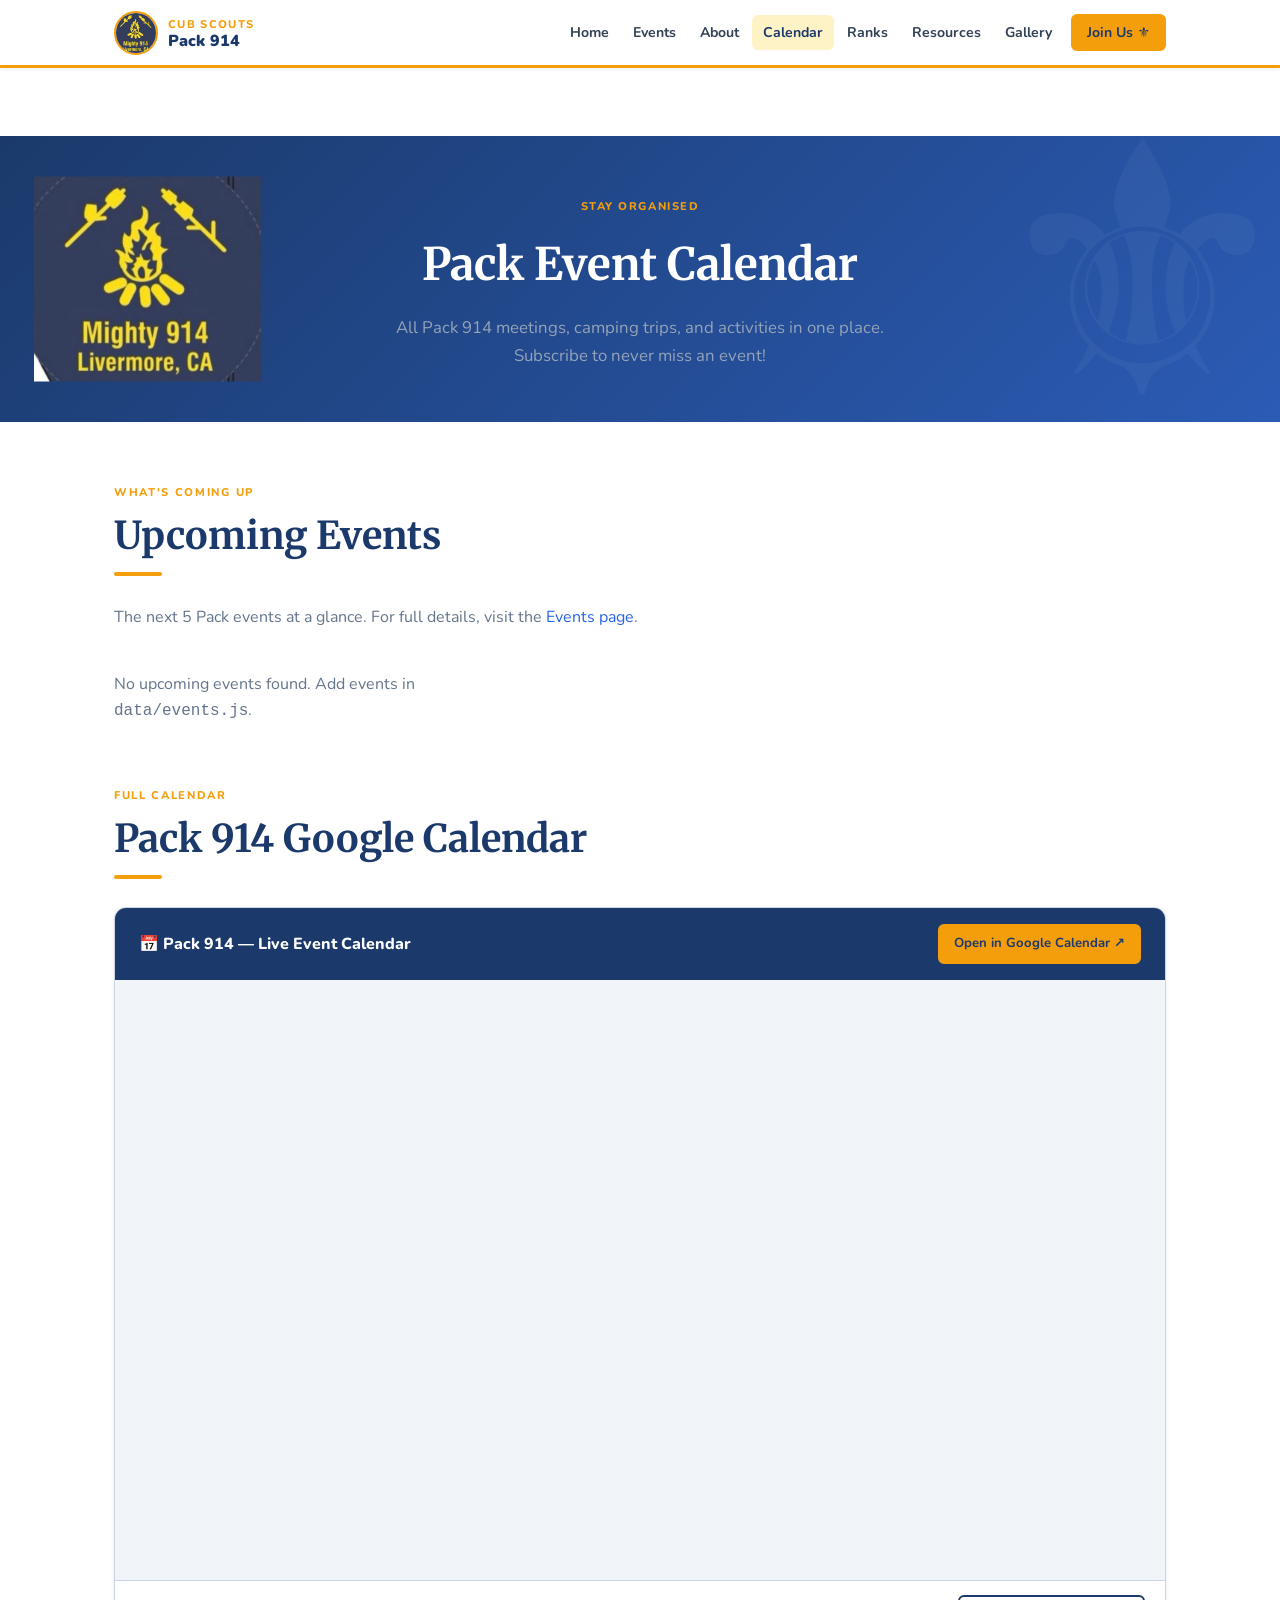
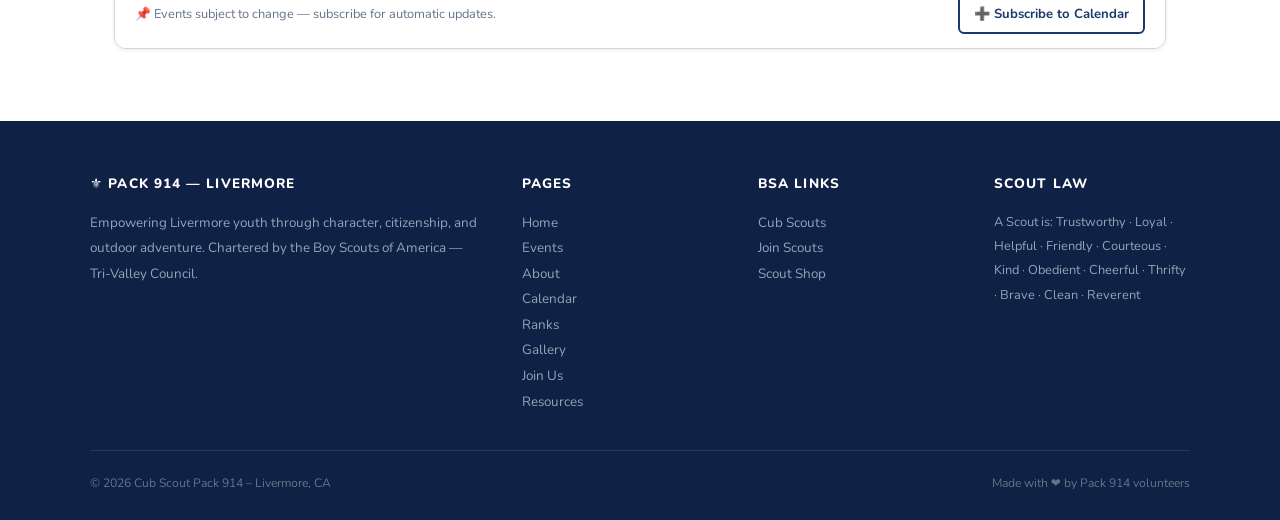
<file: calendar.html>
<!DOCTYPE html>
<html lang="en">
<head>
  <meta charset="UTF-8"/><meta name="viewport" content="width=device-width,initial-scale=1.0"/>
  <meta name="description" content="Pack 914 Livermore Event Calendar — Pack meetings, camping trips, Pinewood Derby and more."/>
  <title>Calendar | Pack 914 Cub Scouts – Livermore</title>
  <link rel="icon" href="images/logo.jpg" type="image/jpeg"/>
  <link rel="stylesheet" href="assets/css/style.css"/>
  <script src="urls/config.js"></script>
  <script src="assets/js/main.js"></script>
  <script src="assets/js/getEvents.js"></script>
  <style>
    body { padding-top:var(--nav-h); }
    .cal-wrap { max-width:var(--max-w); margin:0 auto; padding:56px 24px 72px; }

    /* TOP: 5 event cards */
    .upcoming-grid {
      display:grid;
      grid-template-columns:repeat(auto-fill, minmax(300px,1fr));
      gap:16px;
      margin-bottom:56px;
    }

    .event-cal-card {
      background:var(--white); border:1px solid var(--gray-200);
      border-radius:var(--radius-md); padding:20px;
      box-shadow:var(--shadow-sm); display:flex; gap:16px;
      transition:box-shadow .2s, transform .2s;
    }
    .event-cal-card:hover { box-shadow:var(--shadow-md); transform:translateY(-2px); }

    .cal-date-block {
      background:var(--navy); color:var(--white);
      border-radius:var(--radius-sm); padding:10px 12px;
      text-align:center; min-width:56px; flex-shrink:0; align-self:flex-start;
    }
    .cal-date-block .cday   { font-size:1.6rem; font-weight:900; line-height:1; }
    .cal-date-block .cmonth { font-size:.65rem; font-weight:800; text-transform:uppercase; letter-spacing:.08em; margin-top:2px; }
    .cal-date-block .cyear  { font-size:.62rem; color:#94A3B8; margin-top:1px; }

    .cal-info h3  { font-size:.95rem; font-weight:800; color:var(--navy); margin-bottom:5px; }
    .cal-info .time { font-size:.78rem; color:var(--gray-500); margin-bottom:3px; }
    .cal-info .loc  { font-size:.78rem; color:var(--gray-500); margin-bottom:8px; }
    .cal-info .short-desc { font-size:.8rem; color:var(--gray-700); line-height:1.45; }

    /* Calendar embed */
    .cal-embed-wrap {
      background:var(--gray-100); border-radius:var(--radius-md);
      border:1px solid var(--gray-300); overflow:hidden; box-shadow:var(--shadow-sm);
    }
    .cal-embed-wrap iframe { width:100%; height:600px; border:none; display:block; }

    .cal-embed-header {
      background:var(--navy); color:var(--white);
      padding:16px 24px; display:flex; align-items:center;
      justify-content:space-between; flex-wrap:wrap; gap:12px;
    }
    .cal-embed-header h3 { font-size:1rem; font-weight:800; }
    .cal-embed-footer {
      background:var(--white); padding:14px 20px;
      display:flex; align-items:center; justify-content:space-between;
      flex-wrap:wrap; gap:12px; border-top:1px solid var(--gray-300);
    }
    .cal-embed-footer p { font-size:.8rem; color:var(--gray-500); }

    /* Placeholder */
    .cal-placeholder {
      height:520px; display:flex; flex-direction:column; align-items:center;
      justify-content:center; gap:16px; padding:40px; text-align:center; color:var(--gray-500);
    }
    .cal-placeholder .big { font-size:3.5rem; }
    .cal-placeholder h3 { font-size:1.1rem; font-weight:800; color:var(--navy); }
    .cal-placeholder code { background:var(--gray-100); padding:2px 8px; border-radius:4px; font-size:.85rem; }
  </style>
</head>
<body>
<a class="skip-link" href="#main">Skip to main content</a>
<div class="announcement" role="alert"></div>

<nav id="navbar" role="navigation" aria-label="Main navigation">
  <div class="nav-inner">
    <a href="index.html" class="nav-logo"><img src="images/logo.jpg" alt="Pack 914 logo" onerror="this.style.display='none'"><span class="nav-logo-text"><span class="pack">Cub Scouts</span><br><span class="name">Pack 914</span></span></a>
    <button class="nav-toggle" aria-label="Toggle menu" aria-expanded="false"><span></span><span></span><span></span></button>
    <ul class="nav-links">
      <li><a href="index.html">Home</a></li>
      <li><a href="events.html">Events</a></li>
      <li><a href="about.html">About</a></li>
      <li><a href="calendar.html" class="active">Calendar</a></li>
      <li><a href="ranks.html">Ranks</a></li>
      <li><a href="resources.html">Resources</a></li>
      <li><a href="gallery.html">Gallery</a></li>
      <li><a href="contact.html" class="btn-join">Join Us ⚜</a></li>
    </ul>
  </div>
</nav>

<div class="page-hero">
  <img src="images/logo.jpg" alt="Logo" class="hero-logo"> 
  <span class="label">Stay Organised</span>
  <h1>Pack Event Calendar</h1>
  <p>All Pack 914 meetings, camping trips, and activities in one place. Subscribe to never miss an event!</p>
</div>

<main id="main">
<div class="cal-wrap">

  <!-- TOP: upcoming 5 -->
  <div class="fade-in">
    <span class="section-label">What's Coming Up</span>
    <h2 class="section-title">Upcoming Events</h2>
    <div class="divider"></div>
    <p class="section-subtitle">The next 5 Pack events at a glance. For full details, visit the <a href="events.html">Events page</a>.</p>
  </div>

  <div class="upcoming-grid fade-in" style="animation-delay:.08s" id="cal-top-cards">
    <p style="color:var(--gray-500);">Loading…</p>
  </div>

  <!-- BOTTOM: Google Calendar embed -->
  <div class="fade-in">
    <span class="section-label">Full Calendar</span>
    <h2 class="section-title">Pack 914 Google Calendar</h2>
    <div class="divider"></div>
  </div>

  <div class="cal-embed-wrap fade-in" style="animation-delay:.08s">
    <div class="cal-embed-header">
      <h3>📅 Pack 914 — Live Event Calendar</h3>
      <a href="#" data-cal-link class="btn btn-gold btn-sm">Open in Google Calendar ↗</a>
    </div>

    <iframe id="calendar-iframe" src="" style="display:none"
      title="Pack 914 Google Calendar" loading="lazy" frameborder="0" scrolling="no"></iframe>

    <div id="calendar-placeholder" class="cal-placeholder">
      <div class="big">📅</div>
      <h3>Calendar Not Yet Configured</h3>
      <p>To show the live calendar, open <code>urls/config.js</code> and set <strong>CALENDAR_EMBED_URL</strong> to your Google Calendar embed link.</p>
      <p style="font-size:.8rem;margin-top:8px;">See <a href="README.md">README.md</a> for step-by-step instructions.</p>
      <a href="events.html" class="btn btn-primary">View Events List Instead →</a>
    </div>

    <div class="cal-embed-footer">
      <p>📌 Events subject to change — subscribe for automatic updates.</p>
      <a href="#" data-cal-link class="btn btn-secondary btn-sm">➕ Subscribe to Calendar</a>
    </div>
  </div>

</div>
</main>

<footer role="contentinfo">
  <div class="footer-inner">
    <div><h4>⚜ Pack 914 — Livermore</h4><p>Empowering Livermore youth through character, citizenship, and outdoor adventure. Chartered by the Boy Scouts of America — Tri-Valley Council.</p></div>
    <div><h4>Pages</h4><ul><li><a href="index.html">Home</a></li><li><a href="events.html">Events</a></li><li><a href="about.html">About</a></li><li><a href="calendar.html">Calendar</a></li><li><a href="ranks.html">Ranks</a></li><li><a href="gallery.html">Gallery</a></li><li><a href="contact.html">Join Us</a></li><li><a href="resources.html">Resources</a></li></ul></div>
    <div><h4>BSA Links</h4><ul><li><a href="https://www.scouting.org/programs/cub-scouts/" target="_blank" rel="noopener">Cub Scouts</a></li><li><a href="https://www.scouting.org/programs/cub-scouts/join/" target="_blank" rel="noopener">Join Scouts</a></li><li><a href="https://www.scoutshop.org/" target="_blank" rel="noopener">Scout Shop</a></li></ul></div>
    <div><h4>Scout Law</h4><p style="font-size:.8rem;color:#94A3B8;line-height:1.9;">A Scout is: Trustworthy · Loyal · Helpful · Friendly · Courteous · Kind · Obedient · Cheerful · Thrifty · Brave · Clean · Reverent</p></div>
  </div>
  <div class="footer-bottom"><span>© <span id="current-year"></span> Cub Scout Pack 914 – Livermore, CA</span><span>Made with ❤️ by Pack 914 volunteers</span></div>
</footer>

<script>
document.addEventListener('DOMContentLoaded', () => {
  const container = document.getElementById('cal-top-cards');
  if (typeof PACK_EVENTS === 'undefined') { container.innerHTML = '<p>Events data not loaded.</p>'; return; }
  const events = getUpcomingEvents(5);
  if (!events.length) { container.innerHTML = '<p style="color:var(--gray-500);">No upcoming events found. Add events in <code>data/events.js</code>.</p>'; return; }
  container.innerHTML = events.map(ev => {
    const d = new Date(ev.dateISO + 'T12:00:00');
    const day   = d.toLocaleString('en-US', {day:'2-digit'});
    const month = d.toLocaleString('en-US', {month:'short'});
    const year  = d.getFullYear();
    const tmp = document.createElement('div');
    tmp.innerHTML = ev.description;
    const plain = (tmp.textContent||'').replace(/\s+/g,' ').trim().slice(0,100);
    return `
      <div class="event-cal-card fade-in">
        <div class="cal-date-block"><div class="cday">${day}</div><div class="cmonth">${month}</div><div class="cyear">${year}</div></div>
        <div class="cal-info">
          <h3>${ev.title}</h3>
          <div class="time">🕐 ${ev.time}</div>
          <div class="loc">📍 ${ev.location.split(',')[0]}</div>
          <div class="short-desc">${plain}…</div>
          ${(ev.tags||[]).map(t=>`<span class="tag">${t}</span>`).join('')}
        </div>
      </div>`;
  }).join('');
  // re-observe fade-ins
  const io = new IntersectionObserver(entries => {
    entries.forEach(e => { if(e.isIntersecting){e.target.classList.add('visible');io.unobserve(e.target);} });
  },{threshold:0.05});
  container.querySelectorAll('.fade-in').forEach(el => io.observe(el));
});
</script>
</body>
</html>
</file>
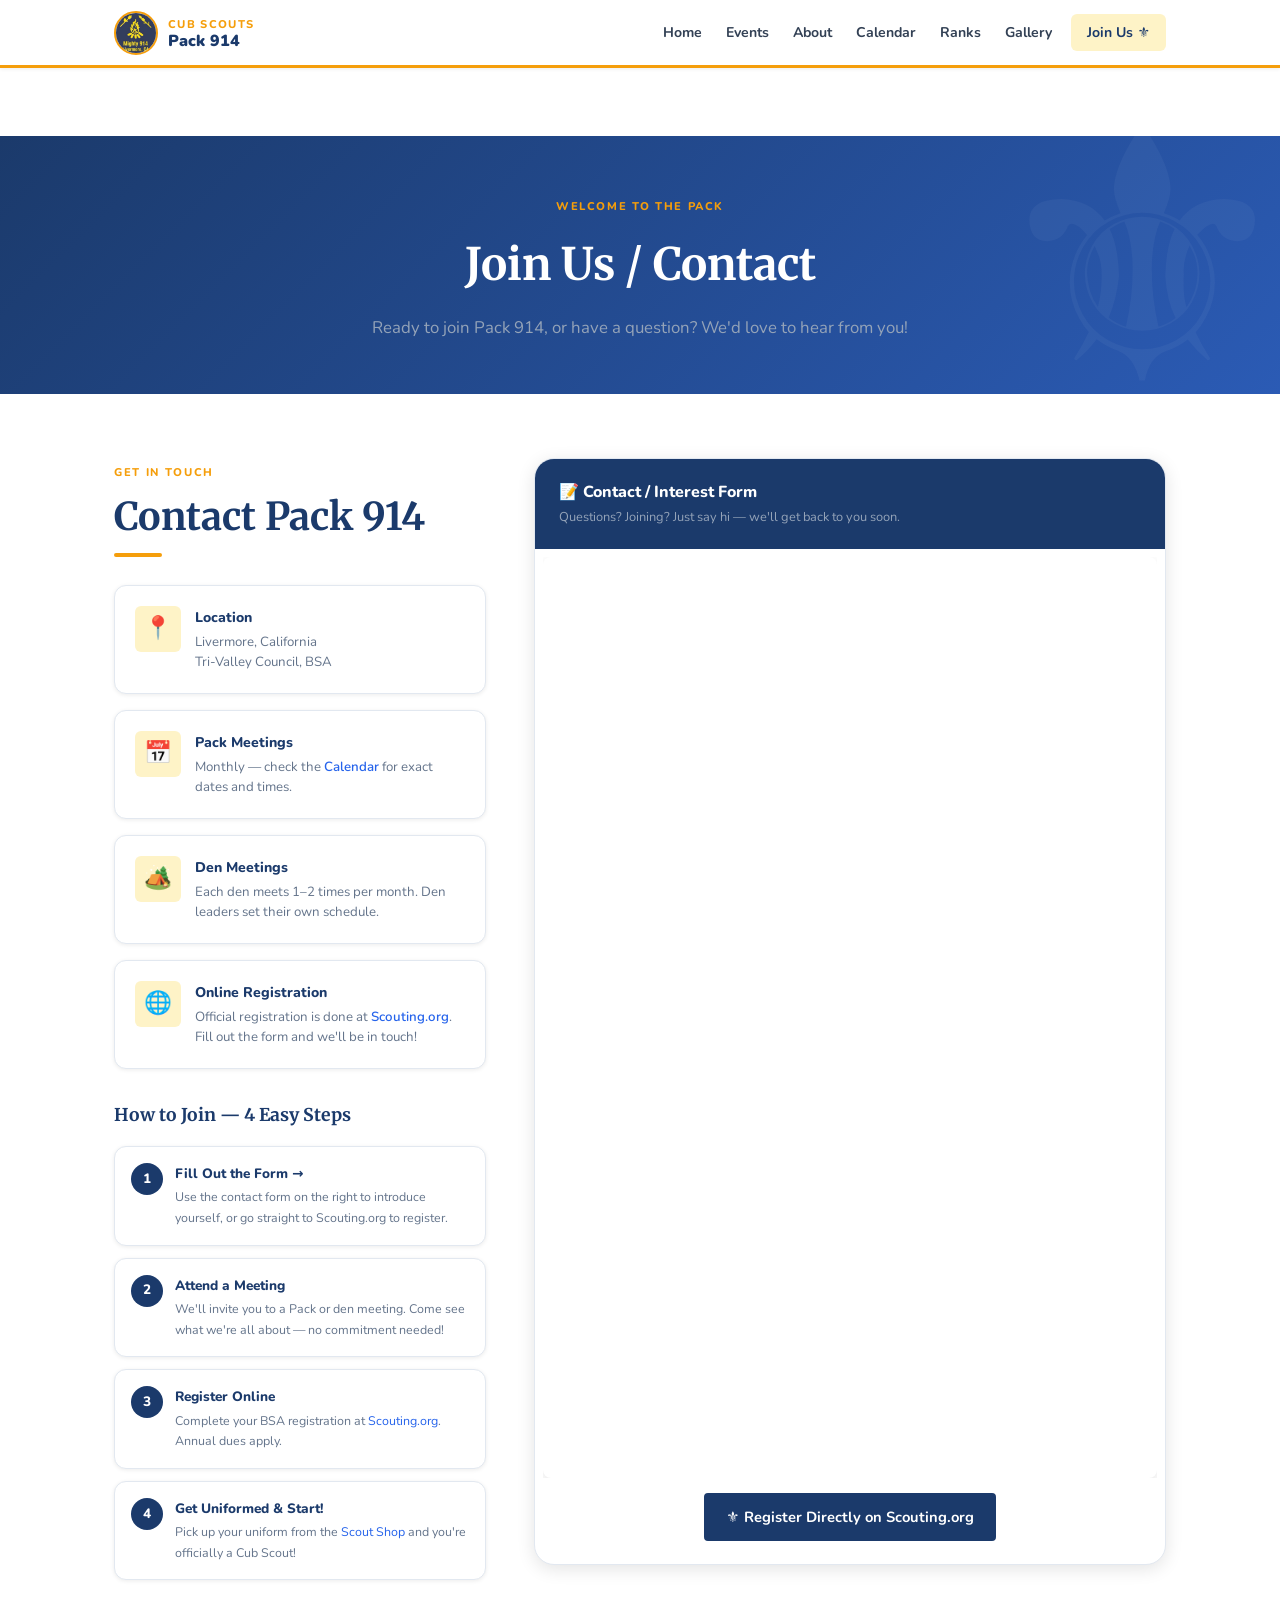
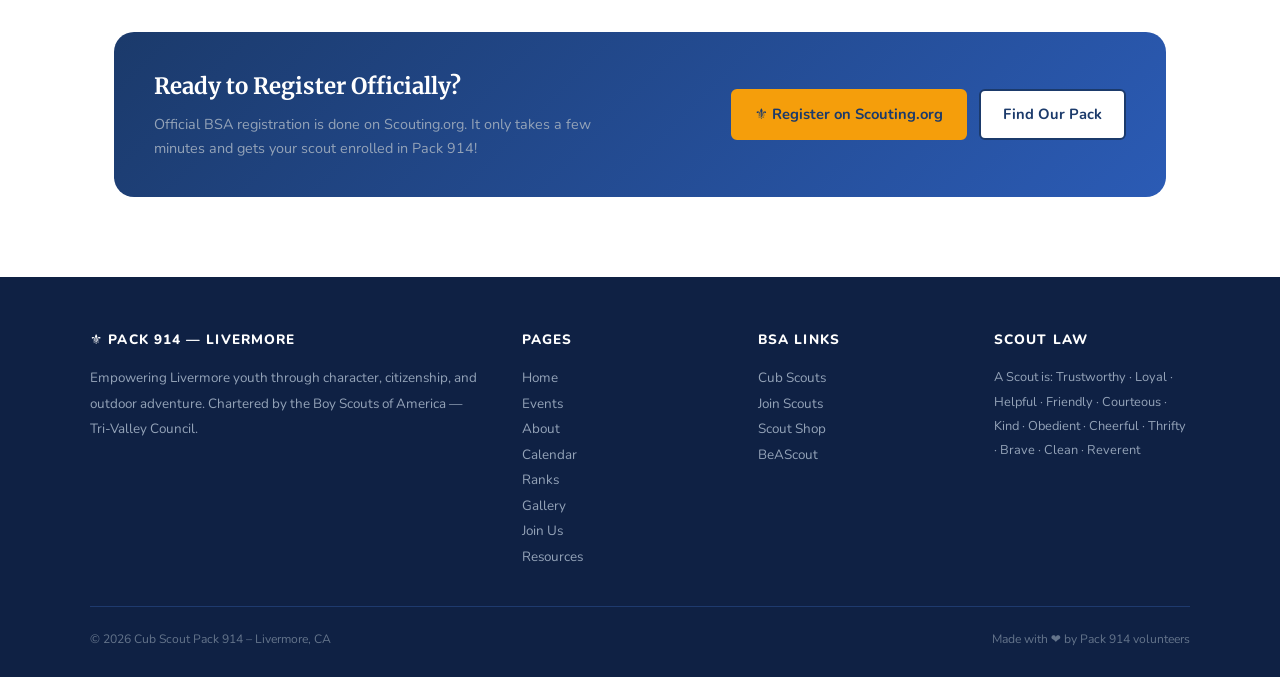
<file: contact.html>
<!DOCTYPE html>
<html lang="en">
<head>
  <meta charset="UTF-8"/><meta name="viewport" content="width=device-width,initial-scale=1.0"/>
  <meta name="description" content="Join Cub Scout Pack 914 Livermore or contact us with questions about our program."/>
  <title>Join Us | Pack 914 Cub Scouts – Livermore</title>
  <link rel="icon" href="images/logo.jpg" type="image/jpeg"/>
  <link rel="stylesheet" href="assets/css/style.css"/>
  <script src="urls/config.js"></script>
  <style>
    body { padding-top:var(--nav-h); }
    .contact-wrap { max-width:var(--max-w); margin:0 auto; padding:64px 24px 80px; }

    .contact-grid {
      display:grid;
      grid-template-columns:1fr 1.7fr;
      gap:48px;
      align-items:start;
    }

    /* Left info panel */
    .contact-info { display:flex; flex-direction:column; gap:16px; }

    .info-card {
      background:var(--white); border:1px solid var(--gray-200);
      border-radius:var(--radius-md); padding:20px;
      display:flex; gap:14px; align-items:flex-start;
      box-shadow:var(--shadow-sm);
    }
    .info-card .icon {
      width:46px; height:46px; border-radius:var(--radius-sm);
      background:var(--gold-lt); font-size:1.4rem;
      display:flex; align-items:center; justify-content:center; flex-shrink:0;
    }
    .info-card h4 { font-size:.88rem; font-weight:800; color:var(--navy); margin-bottom:4px; }
    .info-card p  { font-size:.83rem; color:var(--gray-500); line-height:1.5; }
    .info-card a  { color:var(--blue); font-weight:600; }

    /* Steps */
    .steps-list { margin:0; padding:0; display:flex; flex-direction:column; gap:12px; }
    .step-row {
      display:flex; gap:12px; align-items:flex-start;
      background:var(--white); border:1px solid var(--gray-200);
      border-radius:var(--radius-md); padding:16px; box-shadow:var(--shadow-sm);
    }
    .step-num {
      width:32px; height:32px; border-radius:50%;
      background:var(--navy); color:var(--white);
      font-size:.85rem; font-weight:800; flex-shrink:0;
      display:flex; align-items:center; justify-content:center;
    }
    .step-row h4 { font-size:.85rem; font-weight:800; color:var(--navy); margin-bottom:2px; }
    .step-row p  { font-size:.78rem; color:var(--gray-500); }

    /* Right form panel */
    .form-panel {
      background:var(--white); border:1px solid var(--gray-200);
      border-radius:var(--radius-lg); overflow:hidden; box-shadow:var(--shadow-md);
    }
    .form-header {
      background:var(--navy); padding:20px 24px;
      display:flex; align-items:center; gap:12px;
    }
    .form-header h3 { color:var(--white); font-size:1rem; font-weight:800; }
    .form-header p  { color:#94A3B8; font-size:.8rem; margin-top:2px; }

    .form-body { padding:8px; }
    .form-body iframe { width:100%; height:680px; border:none; display:block; border-radius:var(--radius-sm); }

    .form-placeholder {
      height:620px; display:flex; flex-direction:column;
      align-items:center; justify-content:center; gap:20px; padding:40px; text-align:center;
    }
    .form-placeholder .big { font-size:3.5rem; }
    .form-placeholder h3 { font-size:1.1rem; font-weight:800; color:var(--navy); }
    .form-placeholder p { font-size:.88rem; color:var(--gray-500); max-width:340px; }
    .form-placeholder code { background:var(--gray-100); padding:2px 8px; border-radius:4px; font-size:.82rem; }

    /* BSA register banner */
    .bsa-banner {
      background:linear-gradient(135deg,var(--navy) 0%,#2B5BB5 100%);
      border-radius:var(--radius-lg); padding:36px 40px;
      display:flex; gap:28px; align-items:center; margin-top:52px;
      flex-wrap:wrap;
    }
    .bsa-banner .text h3 { font-family:var(--font-display); font-size:1.4rem; color:var(--white); margin-bottom:8px; }
    .bsa-banner .text p  { color:#94A3B8; font-size:.9rem; max-width:480px; }
    .bsa-banner .actions { margin-left:auto; display:flex; gap:12px; flex-wrap:wrap; flex-shrink:0; }

    @media(max-width:860px) {
      .contact-grid { grid-template-columns:1fr; }
      .bsa-banner { flex-direction:column; }
      .bsa-banner .actions { margin-left:0; }
    }
  </style>
</head>
<body>
<a class="skip-link" href="#main">Skip to main content</a>
<div class="announcement" role="alert"></div>

<nav id="navbar" role="navigation" aria-label="Main navigation">
  <div class="nav-inner">
    <a href="index.html" class="nav-logo"><img src="images/logo.jpg" alt="Pack 914 logo" onerror="this.style.display='none'"><span class="nav-logo-text"><span class="pack">Cub Scouts</span><BR><span class="name">Pack 914</span></span></a>
    <button class="nav-toggle" aria-label="Toggle menu" aria-expanded="false"><span></span><span></span><span></span></button>
    <ul class="nav-links">
      <li><a href="index.html">Home</a></li><li><a href="events.html">Events</a></li>
      <li><a href="about.html">About</a></li><li><a href="calendar.html">Calendar</a></li>
      <li><a href="ranks.html">Ranks</a></li><li><a href="gallery.html">Gallery</a></li>
      <li><a href="contact.html" class="btn-join active">Join Us ⚜</a></li>
    </ul>
  </div>
</nav>

<div class="page-hero">
  <span class="label">Welcome to the Pack</span>
  <h1>Join Us / Contact</h1>
  <p>Ready to join Pack 914, or have a question? We'd love to hear from you!</p>
</div>

<main id="main">
<div class="contact-wrap">

  <div class="contact-grid">

    <!-- LEFT: Info & steps -->
    <div>
      <span class="section-label">Get In Touch</span>
      <h2 class="section-title">Contact Pack 914</h2>
      <div class="divider"></div>

      <div class="contact-info" style="margin-bottom:32px;">
        <div class="info-card">
          <div class="icon">📍</div>
          <div><h4>Location</h4><p>Livermore, California<br>Tri-Valley Council, BSA</p></div>
        </div>
        <div class="info-card">
          <div class="icon">📅</div>
          <div><h4>Pack Meetings</h4><p>Monthly — check the <a href="calendar.html">Calendar</a> for exact dates and times.</p></div>
        </div>
        <div class="info-card">
          <div class="icon">🏕️</div>
          <div><h4>Den Meetings</h4><p>Each den meets 1–2 times per month. Den leaders set their own schedule.</p></div>
        </div>
        <div class="info-card">
          <div class="icon">🌐</div>
          <div><h4>Online Registration</h4><p>Official registration is done at <a href="https://www.scouting.org/programs/cub-scouts/join/" target="_blank" rel="noopener">Scouting.org</a>. Fill out the form and we'll be in touch!</p></div>
        </div>
      </div>

      <h3 style="font-family:var(--font-display);font-size:1.1rem;color:var(--navy);margin-bottom:16px;">How to Join — 4 Easy Steps</h3>
      <div class="steps-list">
        <div class="step-row"><div class="step-num">1</div><div><h4>Fill Out the Form →</h4><p>Use the contact form on the right to introduce yourself, or go straight to Scouting.org to register.</p></div></div>
        <div class="step-row"><div class="step-num">2</div><div><h4>Attend a Meeting</h4><p>We'll invite you to a Pack or den meeting. Come see what we're all about — no commitment needed!</p></div></div>
        <div class="step-row"><div class="step-num">3</div><div><h4>Register Online</h4><p>Complete your BSA registration at <a href="https://www.scouting.org/programs/cub-scouts/join/" target="_blank" rel="noopener">Scouting.org</a>. Annual dues apply.</p></div></div>
        <div class="step-row"><div class="step-num">4</div><div><h4>Get Uniformed & Start!</h4><p>Pick up your uniform from the <a href="https://www.scoutshop.org/" target="_blank" rel="noopener">Scout Shop</a> and you're officially a Cub Scout!</p></div></div>
      </div>
    </div>

    <!-- RIGHT: Google Form embed -->
    <div class="form-panel fade-in" style="animation-delay:.08s">
      <div class="form-header">
        <div>
          <h3>📝 Contact / Interest Form</h3>
          <p>Questions? Joining? Just say hi — we'll get back to you soon.</p>
        </div>
      </div>
      <div class="form-body">
        <!-- iframe src injected by JS from urls/config.js -->
        <div style="position: relative; width: 100%; padding-bottom: 150%; height: 0; overflow: hidden; max-width: 760px; margin: 0 auto;">
        <iframe 
          id="contact-iframe" src="" 
          style="position: absolute; top: 0; left: 0; width: 100%; height: 100%; border: none; border-radius: 8px; box-shadow: 0 4px 12px rgba(0,0,0,0.1);" 
          allowfullscreen
          title="Pack 914 Contact Form" loading="lazy" frameborder="0">
          Loading…
        </iframe>
      </div>
      <!-- DIRECT ACTION LINK (Moved safely outside the overflow div so it renders properly) -->
      <div style="text-align: center; margin: 15px 0;">
        <a href="https://my.scouting.org/online-registration/4ba44eb1-627e-4a42-97ae-2b34f2e5962e/applicant-type" target="_blank" rel="noopener" class="btn btn-primary" style="display: inline-block; padding: 10px 20px; text-decoration: none; border-radius: 4px;">⚜ Register Directly on Scouting.org</a>
      </div>
              
        <div id="form-placeholder" class="form-placeholder">
          <div class="big">📝</div>
          <h3>Contact Form</h3>
          <p>To enable this form, open <code>urls/config.js</code> and paste your Google Form URL into <strong>CONTACT_FORM_URL</strong>.</p>
          <p style="margin-top:8px;">See <a href="README.md">README.md</a> for step-by-step instructions.</p>
          <a href="https://my.scouting.org/online-registration/4ba44eb1-627e-4a42-97ae-2b34f2e5962e/applicant-type" target="_blank" rel="noopener" class="btn btn-primary">⚜ Register Directly on Scouting.org</a>
        </div>
      </div>
    </div>

  </div>

  <!-- BSA Registration Banner -->
  <div class="bsa-banner fade-in">
    <div class="text">
      <h3>Ready to Register Officially?</h3>
      <p>Official BSA registration is done on Scouting.org. It only takes a few minutes and gets your scout enrolled in Pack 914!</p>
    </div>
    <div class="actions">
      <a href="https://my.scouting.org/online-registration/4ba44eb1-627e-4a42-97ae-2b34f2e5962e/applicant-type" target="_blank" rel="noopener" class="btn btn-gold">⚜ Register on Scouting.org</a>
      <a href="https://beascout.scouting.org/" target="_blank" rel="noopener" class="btn btn-secondary">Find Our Pack</a>
    </div>
  </div>

</div>
</main>

<footer role="contentinfo">
  <div class="footer-inner">
    <div><h4>⚜ Pack 914 — Livermore</h4><p>Empowering Livermore youth through character, citizenship, and outdoor adventure. Chartered by the Boy Scouts of America — Tri-Valley Council.</p></div>
    <div><h4>Pages</h4><ul><li><a href="index.html">Home</a></li><li><a href="events.html">Events</a></li><li><a href="about.html">About</a></li><li><a href="calendar.html">Calendar</a></li><li><a href="ranks.html">Ranks</a></li><li><a href="gallery.html">Gallery</a></li><li><a href="contact.html">Join Us</a></li><li><a href="resources.html">Resources</a></li></ul></div>
    <div><h4>BSA Links</h4><ul><li><a href="https://www.scouting.org/programs/cub-scouts/" target="_blank" rel="noopener">Cub Scouts</a></li><li><a href="https://www.scouting.org/programs/cub-scouts/join/" target="_blank" rel="noopener">Join Scouts</a></li><li><a href="https://www.scoutshop.org/" target="_blank" rel="noopener">Scout Shop</a></li><li><a href="https://beascout.scouting.org/" target="_blank" rel="noopener">BeAScout</a></li></ul></div>
    <div><h4>Scout Law</h4><p style="font-size:.8rem;color:#94A3B8;line-height:1.9;">A Scout is: Trustworthy · Loyal · Helpful · Friendly · Courteous · Kind · Obedient · Cheerful · Thrifty · Brave · Clean · Reverent</p></div>
  </div>
  <div class="footer-bottom"><span>© <span id="current-year"></span> Cub Scout Pack 914 – Livermore, CA</span><span>Made with ❤️ by Pack 914 volunteers</span></div>
</footer>

<script src="assets/js/main.js"></script>
</body>
</html>
</file>
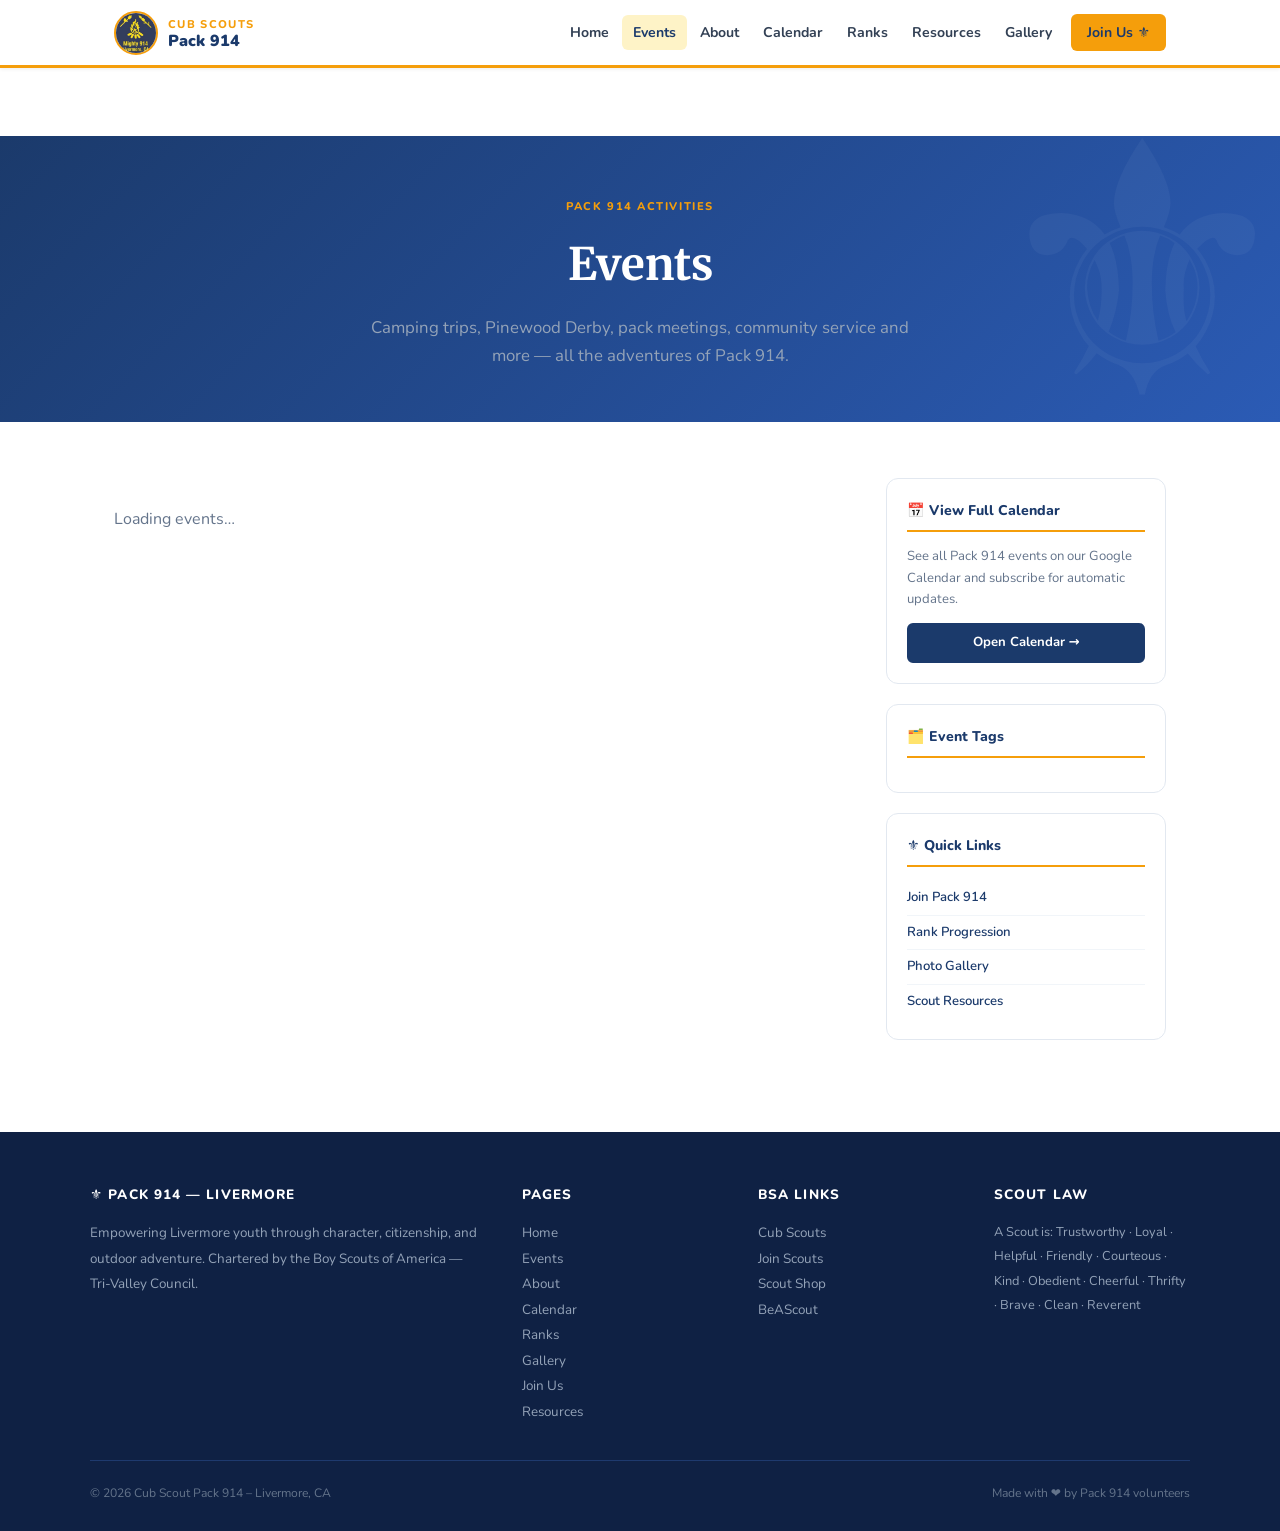
<file: events.html>
<!DOCTYPE html>
<html lang="en">
<head>
  <meta charset="UTF-8"/>
  <meta name="viewport" content="width=device-width,initial-scale=1.0"/>
  <meta name="description" content="Pack 914 Livermore Cub Scout Events – Camping, Pinewood Derby, Pack Meetings and more."/>
  <title>Events | Pack 914 Cub Scouts – Livermore</title>
  <link rel="icon" href="images/logo.jpg" type="image/jpeg"/>
  <link rel="stylesheet" href="assets/css/style.css"/>
  <script src="urls/config.js"></script>
  <script src="assets/js/getEvents.js"></script>
  <style>
    body { padding-top: var(--nav-h); }

    .events-layout {
      max-width: var(--max-w);
      margin: 0 auto;
      padding: 56px 24px 72px;
      display: grid;
      grid-template-columns: 1fr 280px;
      gap: 40px;
      align-items: start;
    }

    /* Filter bar */
    .filter-bar { display:flex; gap:8px; flex-wrap:wrap; margin-bottom:28px; }
    .filter-btn {
      padding:6px 14px; border-radius:100px; border:2px solid var(--gray-300);
      background:var(--white); color:var(--gray-700); font-size:.8rem; font-weight:700;
      cursor:pointer; transition:all .15s;
    }
    .filter-btn:hover, .filter-btn.active { border-color:var(--navy); background:var(--navy); color:var(--white); }

    /* Event post card */
    .event-post {
      background: var(--white);
      border: 1px solid var(--gray-200);
      border-radius: var(--radius-lg);
      overflow: hidden;
      margin-bottom: 28px;
      box-shadow: var(--shadow-sm);
      transition: box-shadow .2s, transform .2s;
    }
    .event-post:hover { box-shadow: var(--shadow-md); transform: translateY(-2px); }

    .event-post-img {
      width: 100%; height: 220px; object-fit: cover;
      background: var(--gray-100);
    }
    .event-post-img-placeholder {
      width:100%; height:220px;
      background: linear-gradient(135deg, var(--navy) 0%, #2B5BB5 100%);
      display:flex; align-items:center; justify-content:center;
      font-size:4rem;
    }

    .event-post-body { padding: 24px 28px 28px; }

    .event-post-meta {
      display:flex; align-items:center; gap:16px; flex-wrap:wrap;
      margin-bottom:12px;
    }
    .event-post-meta .date-badge {
      display:flex; align-items:center; gap:6px;
      background:var(--navy); color:var(--white);
      padding:4px 12px; border-radius:100px; font-size:.78rem; font-weight:800;
    }
    .event-post-meta .time-badge {
      font-size:.8rem; color:var(--gray-500); font-weight:600;
    }
    .event-post-meta .loc-badge {
      font-size:.8rem; color:var(--gray-500); font-weight:600;
    }

    .event-post-body h2 {
      font-family:var(--font-display); font-size:1.4rem; color:var(--navy);
      margin-bottom:12px; line-height:1.25;
    }
    .event-post-body .tags { margin-bottom:14px; }
    .event-post-desc { color:var(--gray-700); font-size:.92rem; line-height:1.7; }
    .event-post-desc ul { margin:10px 0 10px 20px; list-style:disc; }
    .event-post-desc li { margin-bottom:4px; }
    .event-post-desc p  { margin-bottom:10px; }

    /* Sidebar */
    .events-sidebar { position: sticky; top: calc(var(--nav-h) + 20px); }
    .sidebar-card {
      background:var(--white); border:1px solid var(--gray-200);
      border-radius:var(--radius-md); padding:20px; margin-bottom:20px;
    }
    .sidebar-card h3 { font-size:.88rem; font-weight:800; color:var(--navy); margin-bottom:14px; border-bottom:2px solid var(--gold); padding-bottom:8px; }
    .sidebar-card ul li { font-size:.82rem; color:var(--gray-700); padding:6px 0; border-bottom:1px solid var(--gray-100); }
    .sidebar-card ul li:last-child { border-bottom:none; }
    .sidebar-card ul li a { color:var(--navy); font-weight:600; }

    @media(max-width:800px) {
      .events-layout { grid-template-columns:1fr; }
      .events-sidebar { position:static; }
    }
  </style>
</head>
<body>

<a class="skip-link" href="#main">Skip to main content</a>
<div class="announcement" role="alert"></div>

<nav id="navbar" role="navigation" aria-label="Main navigation">
  <div class="nav-inner">
    <a href="index.html" class="nav-logo"><img src="images/logo.jpg" alt="Pack 914 logo" onerror="this.style.display='none'"><span class="nav-logo-text"><span class="pack">Cub Scouts</span><BR><span class="name">Pack 914</span></span></a>
    <button class="nav-toggle" aria-label="Toggle menu" aria-expanded="false"><span></span><span></span><span></span></button>
    <ul class="nav-links">
      <li><a href="index.html">Home</a></li>
      <li><a href="events.html" class="active">Events</a></li>
      <li><a href="about.html">About</a></li>
      <li><a href="calendar.html">Calendar</a></li>
      <li><a href="ranks.html">Ranks</a></li>
      <li><a href="resources.html">Resources</a></li>
      <li><a href="gallery.html">Gallery</a></li>
      <li><a href="contact.html" class="btn-join">Join Us ⚜</a></li>
    </ul>
  </div>
</nav>

<div class="page-hero">
  <span class="label">Pack 914 Activities</span>
  <h1>Events</h1>
  <p>Camping trips, Pinewood Derby, pack meetings, community service and more — all the adventures of Pack 914.</p>
</div>

<main id="main">
  <div class="events-layout">

    <!-- MAIN FEED -->
    <div>
      <!-- Filter tags -->
      <div class="filter-bar" id="filter-bar" role="group" aria-label="Filter events by type">
      </div>

      <div id="events-feed">
        <!-- Rendered by JS -->
        <p style="color:var(--gray-500);">Loading events…</p>
      </div>
    </div>

    <!-- SIDEBAR -->
    <aside class="events-sidebar">
      <div class="sidebar-card">
        <h3>📅 View Full Calendar</h3>
        <p style="font-size:.82rem;color:var(--gray-500);margin-bottom:12px;">See all Pack 914 events on our Google Calendar and subscribe for automatic updates.</p>
        <a href="calendar.html" class="btn btn-primary btn-sm" style="width:100%;justify-content:center;">Open Calendar →</a>
      </div>

      <div class="sidebar-card">
        <h3>🗂️ Event Tags</h3>
        <ul id="sidebar-tags"></ul>
      </div>

      <div class="sidebar-card">
        <h3>⚜ Quick Links</h3>
        <ul>
          <li><a href="contact.html">Join Pack 914</a></li>
          <li><a href="ranks.html">Rank Progression</a></li>
          <li><a href="gallery.html">Photo Gallery</a></li>
          <li><a href="resources.html">Scout Resources</a></li>
        </ul>
      </div>
    </aside>

  </div>
</main>

<footer role="contentinfo">
  <div class="footer-inner">
    <div><h4>⚜ Pack 914 — Livermore</h4><p>Empowering Livermore youth through character, citizenship, and outdoor adventure. Chartered by the Boy Scouts of America — Tri-Valley Council.</p></div>
    <div><h4>Pages</h4><ul><li><a href="index.html">Home</a></li><li><a href="events.html">Events</a></li><li><a href="about.html">About</a></li><li><a href="calendar.html">Calendar</a></li><li><a href="ranks.html">Ranks</a></li><li><a href="gallery.html">Gallery</a></li><li><a href="contact.html">Join Us</a></li><li><a href="resources.html">Resources</a></li></ul></div>
    <div><h4>BSA Links</h4><ul><li><a href="https://www.scouting.org/programs/cub-scouts/" target="_blank" rel="noopener">Cub Scouts</a></li><li><a href="https://www.scouting.org/programs/cub-scouts/join/" target="_blank" rel="noopener">Join Scouts</a></li><li><a href="https://www.scoutshop.org/" target="_blank" rel="noopener">Scout Shop</a></li><li><a href="https://beascout.scouting.org/" target="_blank" rel="noopener">BeAScout</a></li></ul></div>
    <div><h4>Scout Law</h4><p style="font-size:.8rem;color:#94A3B8;line-height:1.9;">A Scout is: Trustworthy · Loyal · Helpful · Friendly · Courteous · Kind · Obedient · Cheerful · Thrifty · Brave · Clean · Reverent</p></div>
  </div>
  <div class="footer-bottom"><span>© <span id="current-year"></span> Cub Scout Pack 914 – Livermore, CA</span><span>Made with ❤️ by Pack 914 volunteers</span></div>
</footer>

<script src="assets/js/main.js"></script>
<script>
const EMOJI_MAP_OLD = { Camping:'⛺', Pinewood:'🏎️', 'Pack Meeting':'📋', Awards:'🏅', Family:'👨‍👩‍👧', Service:'🤝', Summer:'☀️', Holiday:'🎄', Outdoor:'🥾', 'All Ranks':'⚜' };
const EMOJI_MAP = {
  "Pack Meeting": "📋",
  "Den Meeting": "👥",
  "Camping": "⛺",
  "Hiking": "🥾",
  "Adventure": "🧭",
  "Pinewood Derby": "🏎️",
  Awards:'🏅',
  "Other": "⚜"
};
let PACK_EVENTS = [];

function renderEvents(filter = 'all') {
  const feed = document.getElementById('events-feed');
  // const events = getAllEvents();
  const events = PACK_EVENTS;
  const filtered = filter === 'all' ? events : events.filter(e => e.category === filter);

  if (!filtered.length) {
    feed.innerHTML = '<p style="color:var(--gray-500);padding:20px 0;">No events found for this filter.</p>';
    return;
  }

  feed.innerHTML = filtered.map(ev => {
    const hasImg = ev.image && ev.image.length;
    const imgHtml = hasImg
      ? `<img class="event-post-img" src="images/${ev.image}" alt="${ev.title}" loading="lazy" onerror="this.parentElement.innerHTML='<div class=event-post-img-placeholder>⛺</div>'">`
      : `<div class="event-post-img-placeholder">${ev.tags && ev.tags[0] ? (EMOJI_MAP[ev.tags[0]]||'⚜') : '⚜'}</div>`;

    const tagsHtml = (ev.tags||[]).map(t => `<span class="tag">${EMOJI_MAP[t]||''} ${t}</span>`).join('');

    return `
      <article class="event-post fade-in" data-tags='${JSON.stringify(ev.tags||[])}'>
        ${imgHtml}
        <div class="event-post-body">
          <div class="event-post-meta">
            <span class="date-badge">📅 ${ev.date}</span>
            <span class="time-badge">🕐 ${ev.time}</span>
            <span class="loc-badge">📍 ${ev.location}</span>
          </div>
          <h2>${ev.title}</h2>
          <div class="tags">${tagsHtml}</div>
          <div class="event-post-desc">${ev.description}</div>
        </div>
      </article>`;
  }).join('');

  // re-trigger fade-in observer
  const io = new IntersectionObserver(entries => {
    entries.forEach(e => { if(e.isIntersecting){ e.target.classList.add('visible'); io.unobserve(e.target); }});
  }, { threshold:0.05 });
  feed.querySelectorAll('.fade-in').forEach(el => io.observe(el));
}

// Build sidebar tag list
function buildSidebarTags() {
  // const all = PACK_EVENTS.flatMap(e => e.tags||[]);
  const all = PACK_EVENTS.map(e => e.category).filter(Boolean);

  const counts = {};
  all.forEach(t => counts[t] = (counts[t]||0)+1);
  const ul = document.getElementById('sidebar-tags');
  ul.innerHTML = Object.entries(counts).sort((a,b)=>b[1]-a[1]).map(([tag,cnt]) =>
    `<li><a href="#" data-tag="${tag}" onclick="setFilter('${tag}');return false;">${EMOJI_MAP[tag]||'⚜'} ${tag} <span style="color:var(--gray-500);">(${cnt})</span></a></li>`
  ).join('');
}

function setFilter(tag) {
  document.querySelectorAll('.filter-btn').forEach(b => b.classList.toggle('active', b.dataset.filter === tag));
  renderEvents(tag);
  window.scrollTo({ top: document.getElementById('events-feed').offsetTop - 100, behavior:'smooth' });
}

document.addEventListener('DOMContentLoaded', () => {
  renderEvents('all');
  buildSidebarTags();

  document.getElementById('filter-bar').addEventListener('click', e => {
    if (e.target.classList.contains('filter-btn')) {
      document.querySelectorAll('.filter-btn').forEach(b => b.classList.remove('active'));
      e.target.classList.add('active');
      renderEvents(e.target.dataset.filter);
    }
  });
});

</script>

</body>
</html>
</file>
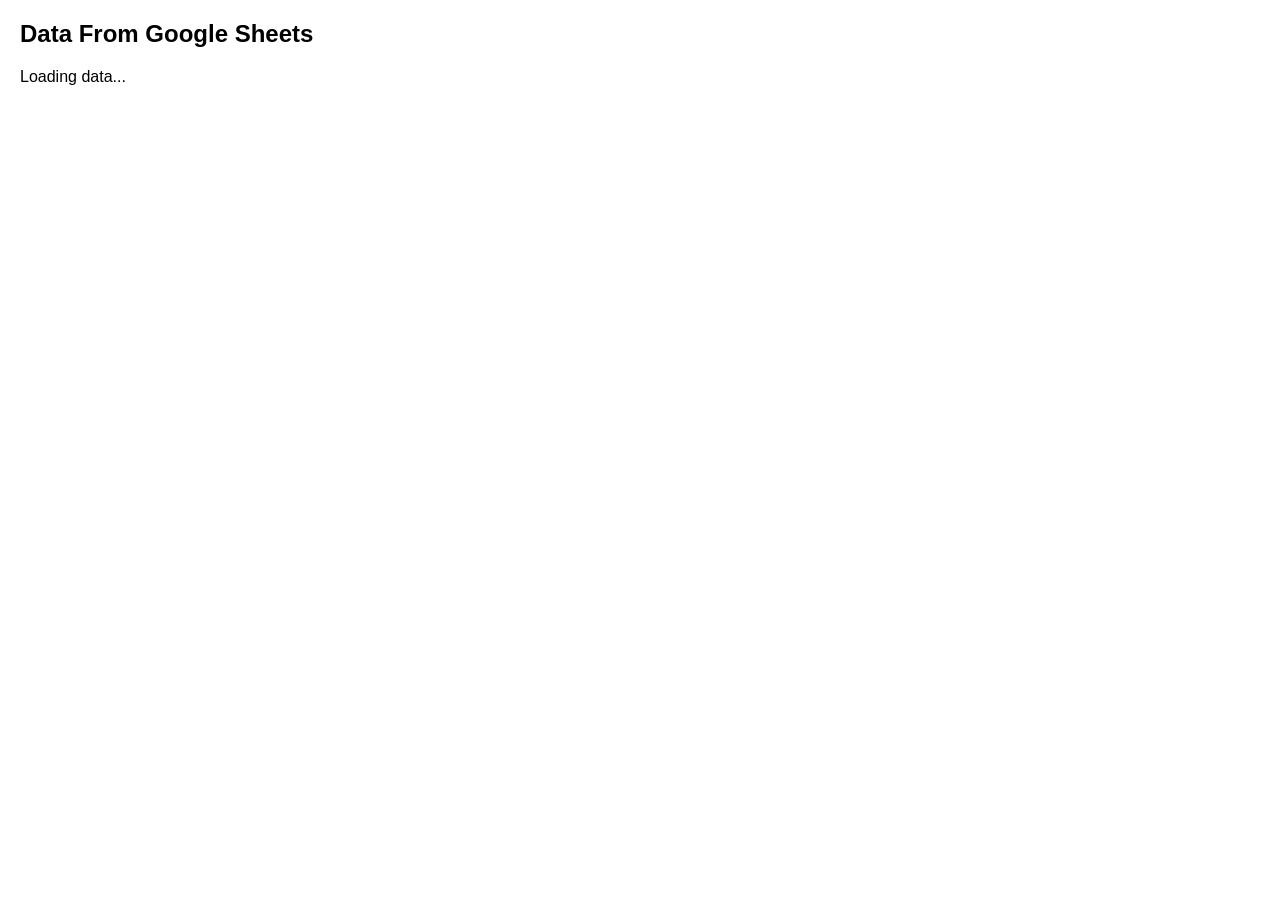
<file: getEvents.html>
<!DOCTYPE html>
<html lang="en">
<head>
    <meta charset="UTF-8">
    <meta name="viewport" content="width=device-width, initial-scale=1.0">
    <title>Live Google Sheet Table</title>
    <style>
        body { font-family: sans-serif; margin: 20px; }
        table { border-collapse: collapse; width: 100%; margin-top: 20px; }
        th, td { border: 1px solid #ddd; padding: 8px; text-align: left; }
        th { background-color: #f4f4f4; }
    </style>
</head>
<body>

    <h2>Data From Google Sheets</h2>
    <div id="table-container">Loading data...</div>

    <script>
        // REPLACE WITH YOUR ACTUAL GOOGLE SHEET ID
        const sheetId = '14VuOlhdmRekXIDpm0LQtJbyae4bh4xHQvuzloSNLWNQ'; 
        //const csvUrl = `https://docs.google.com/spreadsheets/d/${sheetId}/gviz/tq?tqx=out:csv`;
        const csvUrl = 'https://docs.google.com/spreadsheets/d/14VuOlhdmRekXIDpm0LQtJbyae4bh4xHQvuzloSNLWNQ/gviz/tq?tqx=out:csv';

        // Helper function to handle basic CSV parsing logic
        function parseCSV(text) {
            let lines = text.split('\n');
            return lines.map(line => {
                // Regex handles commas safely inside quotes
                return line.split(/,(?=(?:(?:[^"]*"){2})*[^"]*$)/).map(cell => 
                    cell.replace(/^"|"$/g, '').trim()
                );
            });
        }

        async function fetchAndDisplayTable() {
            try {
                const response = await fetch(csvUrl);
                const csvText = await response.text();
                const data = parseCSV(csvText);

                if (data.length === 0 || data[0].length === 0) {
                    document.getElementById('table-container').innerText = `No data found for URL: ${csvUrl}`;
                    return;
                }

                let html = '<table><thead><tr>';
                
                // Build the table header row
                data[0].forEach(header => {
                    html += `<th>${header}</th>`;
                });
                html += '</tr></thead><tbody>';

                // Build the data rows
                for (let i = 1; i < data.length; i++) {
                    if (data[i].join('').trim() === '') continue; // Skip empty rows
                    html += '<tr>';
                    data[i].forEach(cell => {
                        html += `<td>${cell}</td>`;
                    });
                    html += '</tr>';
                }
                html += '</tbody></table>';

                document.getElementById('table-container').innerHTML = html;
            } catch (error) {
                console.error('Error fetching sheet data:', error);
                document.getElementById('table-container').innerText = `Failed to load data : ${response.status} ${response.statusText} for URL: ${csvUrl}`;
            }
        }

        // Run the script on page load
        fetchAndDisplayTable();
    </script>
</body>
</html>
</file>
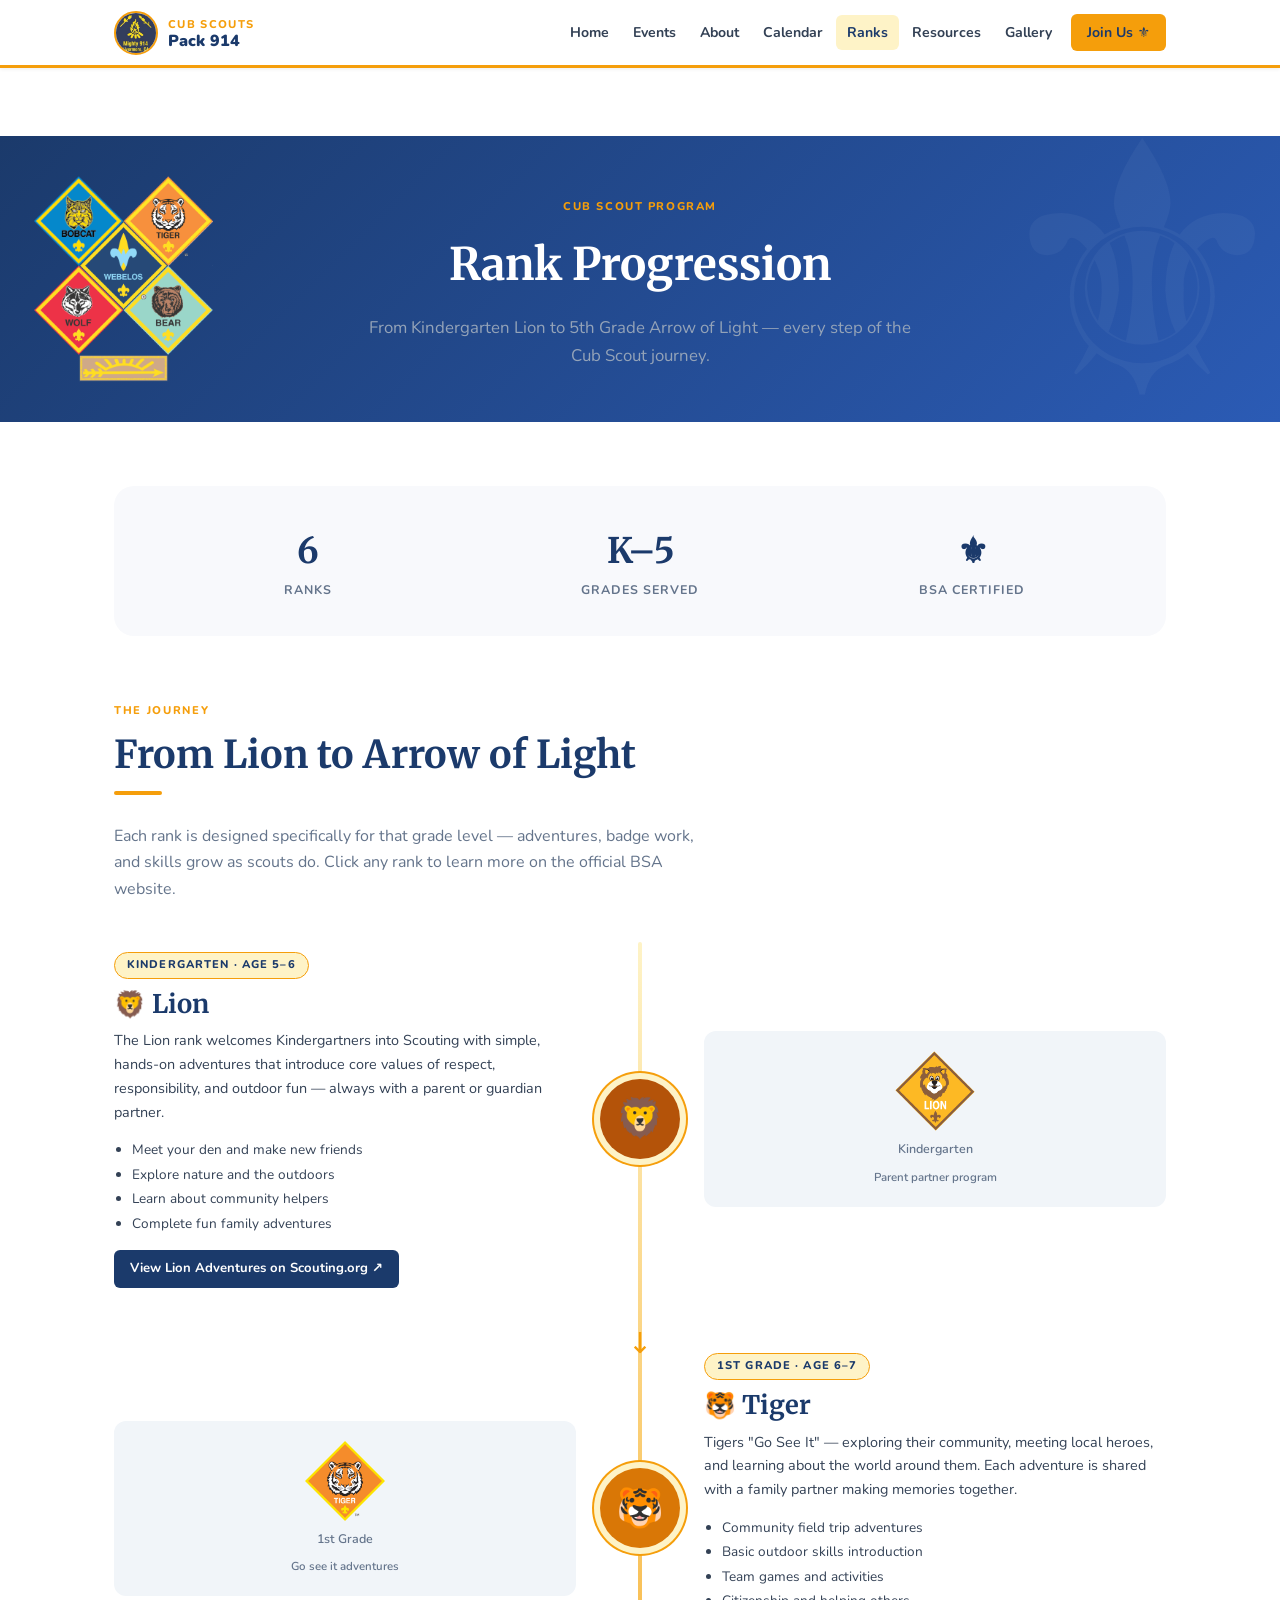
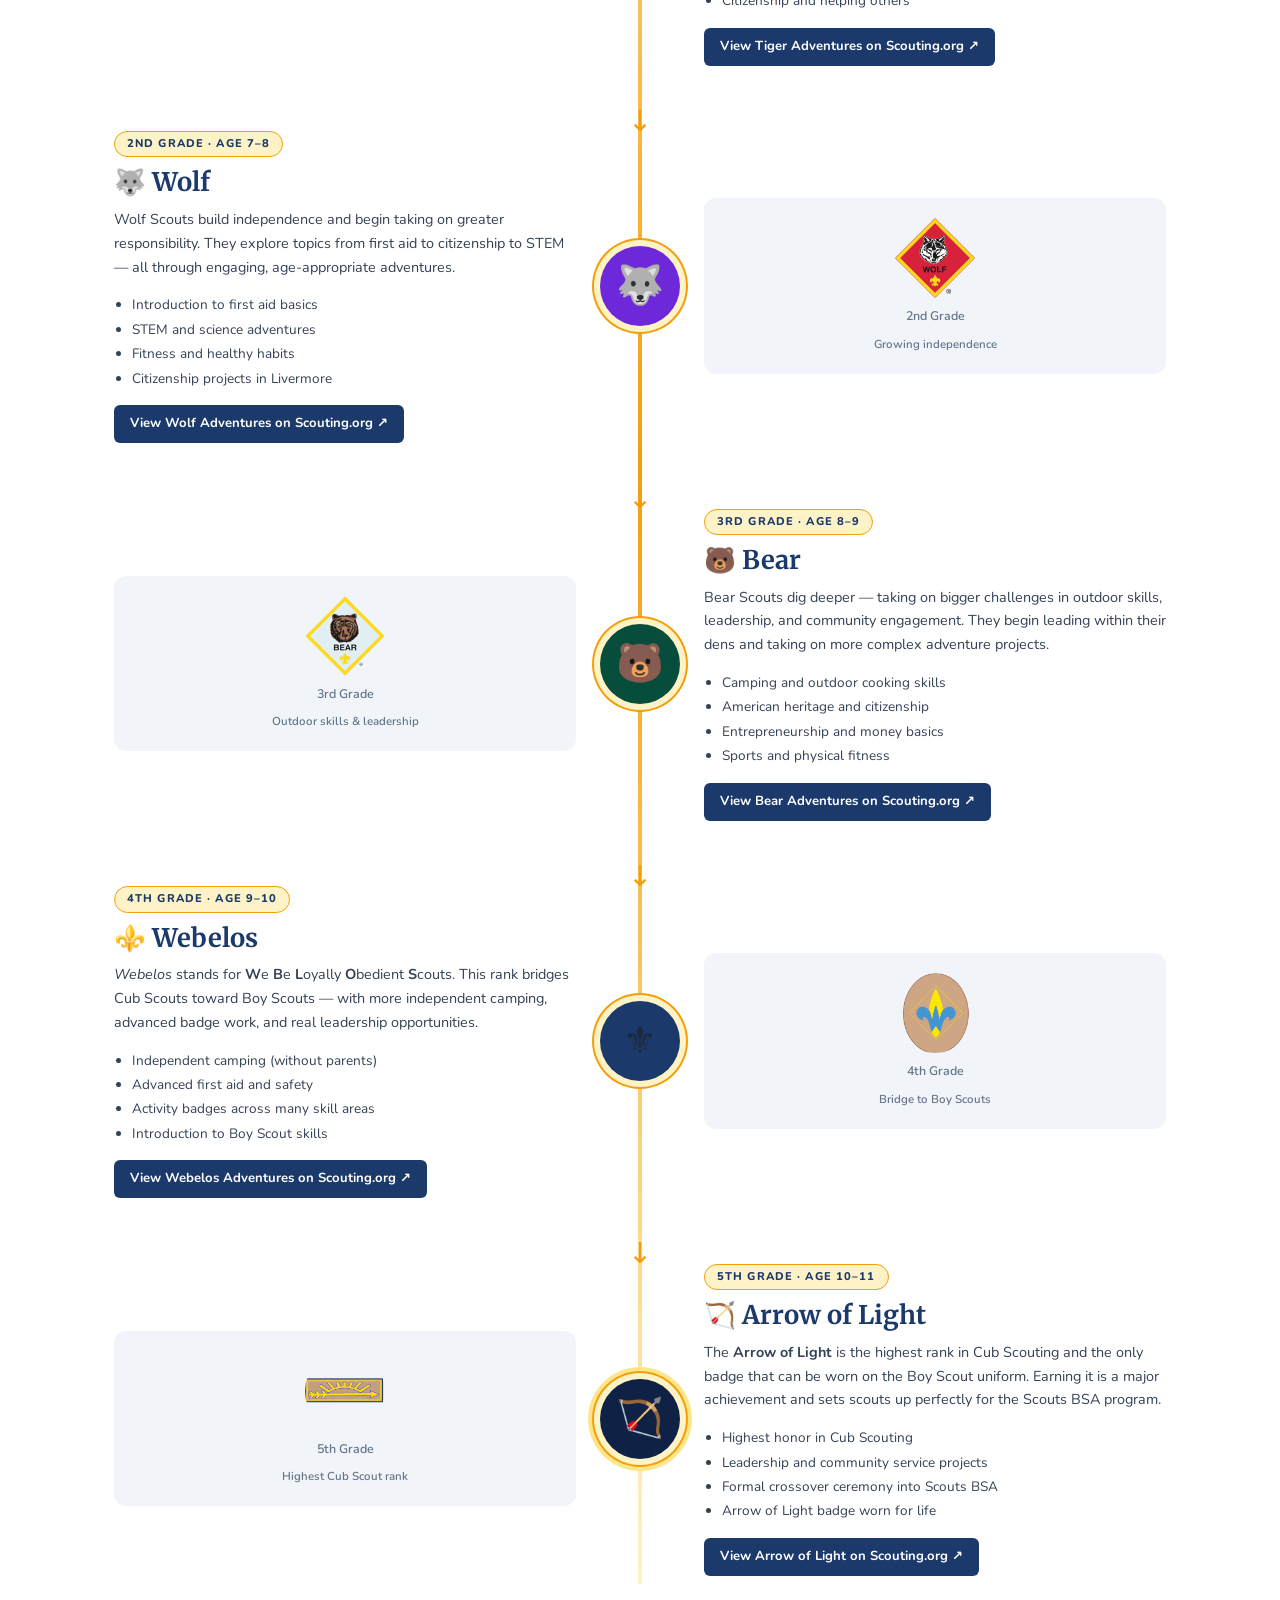
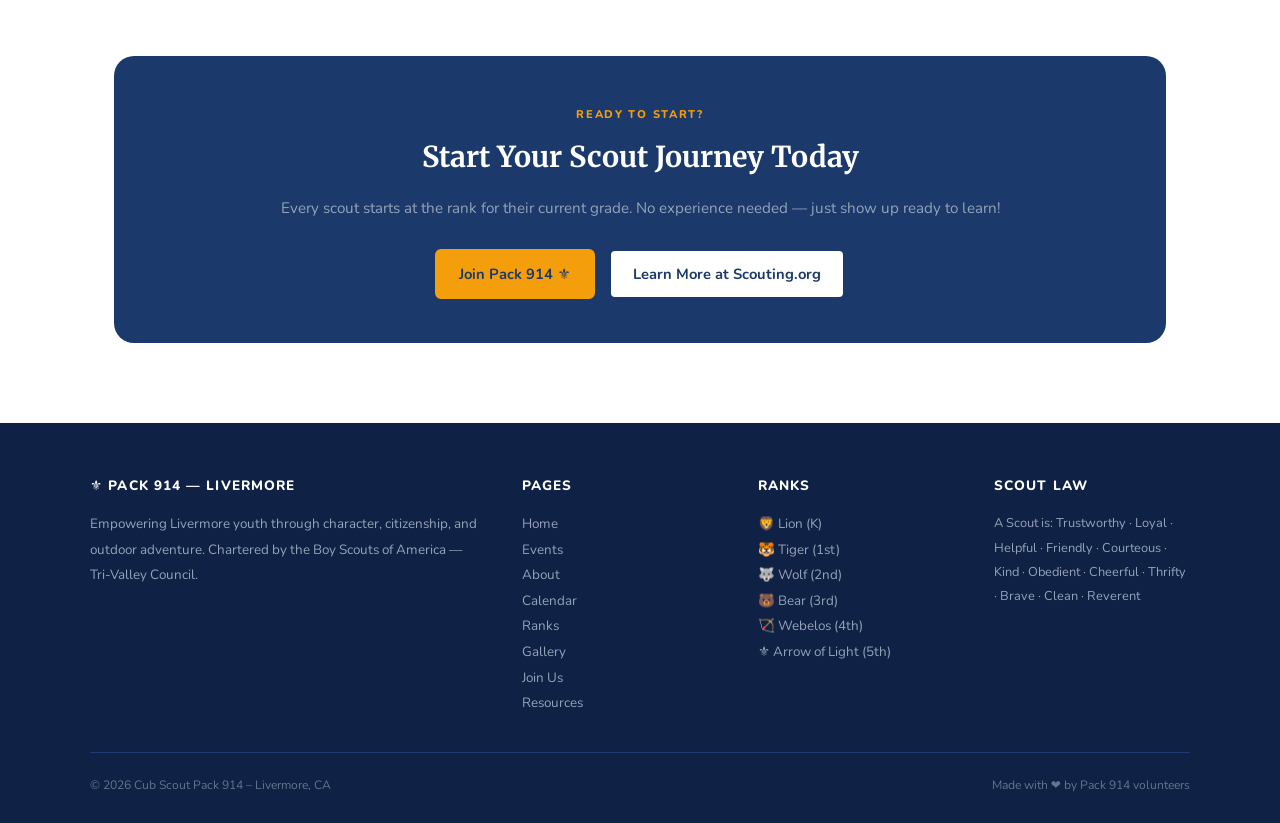
<file: ranks.html>
<!DOCTYPE html>
<html lang="en">
<head>
  <meta charset="UTF-8"/><meta name="viewport" content="width=device-width,initial-scale=1.0"/>
  <meta name="description" content="Cub Scout Rank Progression — Pack 914 Livermore. Lion, Tiger, Wolf, Bear, Webelos, Arrow of Light."/>
  <title>Ranks | Pack 914 Cub Scouts – Livermore</title>
  <link rel="icon" href="images/logo.jpg" type="image/jpeg"/>
  <link rel="stylesheet" href="assets/css/style.css"/>
  <style>
    body { padding-top:var(--nav-h); }
    .ranks-wrap { max-width:var(--max-w); margin:0 auto; padding:64px 24px 80px; }

    /* ── Progression timeline ── */
    .progression {
      position: relative;
      padding-left: 0;
      margin-bottom: 72px;
    }

    /* vertical line on desktop */
    @media(min-width:720px){
      .progression::before {
        content:'';
        position:absolute;
        left:50%;
        top:0; bottom:0;
        width:4px;
        background:linear-gradient(to bottom, var(--gold-lt), var(--gold), var(--gold-lt));
        border-radius:4px;
        transform:translateX(-50%);
      }
    }

    .rank-block {
      display:grid;
      grid-template-columns:1fr 80px 1fr;
      gap:0 24px;
      align-items:center;
      margin-bottom:48px;
      position:relative;
    }
    /* every other row flips */
    .rank-block:nth-child(even) .rank-content { order:-1; text-align:right; }
    .rank-block:nth-child(even) .rank-spacer  { order:0; }
    .rank-block:nth-child(even) .rank-visual  { order:1; }

    .rank-badge {
      width:80px; height:80px;
      background:var(--navy);
      border-radius:50%;
      display:flex; align-items:center; justify-content:center;
      font-size:2.4rem;
      box-shadow:0 0 0 6px var(--gold-lt), 0 0 0 8px var(--gold);
      z-index:1; position:relative; margin:0 auto;
    }

    .rank-content { padding:8px 0; }
    .rank-content .grade-tag {
      display:inline-block;
      background:var(--gold-lt); color:var(--navy);
      border:1px solid var(--gold); border-radius:100px;
      padding:3px 12px; font-size:.7rem; font-weight:800;
      letter-spacing:.1em; text-transform:uppercase; margin-bottom:10px;
    }
    .rank-content h2 {
      font-family:var(--font-display); font-size:1.6rem; color:var(--navy);
      margin-bottom:10px; line-height:1.2;
    }
    .rank-content p  { font-size:.9rem; color:var(--gray-700); line-height:1.65; margin-bottom:14px; }
    .rank-content ul { font-size:.85rem; color:var(--gray-700); line-height:1.8; padding-left:18px; list-style:disc; margin-bottom:14px; }
    .rank-content .bsa-link {
      display:inline-flex; align-items:center; gap:6px;
      background:var(--navy); color:var(--white);
      padding:8px 16px; border-radius:var(--radius-sm);
      font-size:.82rem; font-weight:700; transition:background .15s;
    }
    .rank-content .bsa-link {
    max-width:100%;
    text-align:center;
    justify-content:center;
    flex-wrap:wrap;
  }
    .rank-content .bsa-link:hover { background:#142d56; text-decoration:none; }

    /* Right side image/accent */
    .rank-visual {
      background:var(--gray-100); border-radius:var(--radius-md);
      padding:20px; text-align:center; min-height:140px;
      display:flex; flex-direction:column; align-items:center; justify-content:center; gap:8px;
    }
    .rank-visual .big-emoji { font-size:3.5rem; }
    .rank-visual p { font-size:.78rem; color:var(--gray-500); font-weight:600; }

    /* color accents per rank */
    .rank-lion    .rank-badge { background:#B45309; }
    .rank-tiger   .rank-badge { background:#D97706; }
    .rank-wolf    .rank-badge { background:#6D28D9; }
    .rank-bear    .rank-badge { background:#064E3B; }
    .rank-webelos .rank-badge { background:#1B3A6B; }
    .rank-aol     .rank-badge { background:#0F2144; box-shadow:0 0 0 6px #FEF3C7,0 0 0 8px #F59E0B,0 0 0 12px #FDE68A; }

    /* progression arrow between ranks */
    .rank-arrow { text-align:center; font-size:1.8rem; color:var(--gold); margin:-24px 0; position:relative; z-index:2; }

    /* Mobile: stack vertically */
/* Mobile: stack vertically */
@media(max-width:720px){

  .rank-block{
    display:block;
    margin-bottom:40px;
  }
  .rank-spacer{ display: none !important; }
  .rank-badge { display: none !important; }
  .rank-visual{ display:none;}
  .rank-arrow { display:none; }

  .rank-content{
    width:100%;
  }

  .rank-content h2{
    font-size:1.5rem;
  }

  .grade-tag{
    font-size:.65rem;
    padding:2px 10px;
  }
}

    /* intro grid */
    .intro-strip {
      background:var(--off-white); border-radius:var(--radius-lg);
      padding:36px 40px; margin-bottom:60px;
      display:grid; grid-template-columns:1fr 1fr 1fr; gap:24px;
    }
    .intro-stat { text-align:center; }
    .intro-stat .num { font-family:var(--font-display); font-size:2.2rem; color:var(--navy); font-weight:700; }
    .intro-stat .lbl { font-size:.78rem; font-weight:700; color:var(--gray-500); text-transform:uppercase; letter-spacing:.08em; }

    @media(max-width:600px){ .intro-strip { grid-template-columns:1fr; } }
  </style>
</head>
<body>
<a class="skip-link" href="#main">Skip to main content</a>
<div class="announcement" role="alert"></div>

<nav id="navbar" role="navigation" aria-label="Main navigation">
  <div class="nav-inner">
    <a href="index.html" class="nav-logo"><img src="images/logo.jpg" alt="Pack 914 logo" onerror="this.style.display='none'"><span class="nav-logo-text"><span class="pack">Cub Scouts</span><BR><span class="name">Pack 914</span></span></a>
    <button class="nav-toggle" aria-label="Toggle menu" aria-expanded="false"><span></span><span></span><span></span></button>
    <ul class="nav-links">
      <li><a href="index.html">Home</a></li>
      <li><a href="events.html">Events</a></li>
      <li><a href="about.html">About</a></li>
      <li><a href="calendar.html">Calendar</a></li>
      <li><a href="ranks.html" class="active">Ranks</a></li>
      <li><a href="resources.html">Resources</a></li>
      <li><a href="gallery.html">Gallery</a></li>
      <li><a href="contact.html" class="btn-join">Join Us ⚜</a></li>
    </ul>
  </div>
</nav>

<div class="page-hero">
  <img src="images/rank1.png" alt="Logo" class="hero-logo"> 
  <span class="label">Cub Scout Program</span>
  <h1>Rank Progression</h1>
  <p>From Kindergarten Lion to 5th Grade Arrow of Light — every step of the Cub Scout journey.</p>
</div>

<main id="main">
<div class="ranks-wrap">

  <!-- Stats strip -->
  <div class="intro-strip fade-in">
    <div class="intro-stat"><div class="num">6</div><div class="lbl">Ranks</div></div>
    <div class="intro-stat"><div class="num">K–5</div><div class="lbl">Grades Served</div></div>
    <div class="intro-stat"><div class="num">⚜</div><div class="lbl">BSA Certified</div></div>
  </div>

  <div class="fade-in">
    <span class="section-label">The Journey</span>
    <h2 class="section-title">From Lion to Arrow of Light</h2>
    <div class="divider"></div>
    <p class="section-subtitle">Each rank is designed specifically for that grade level — adventures, badge work, and skills grow as scouts do. Click any rank to learn more on the official BSA website.</p>
  </div>

  <!-- ══════════ PROGRESSION TIMELINE ══════════ -->
  <div class="progression">

    <!-- LION -->
    <div class="rank-block rank-lion fade-in" id="lion">
      <div class="rank-content">
        <span class="grade-tag">Kindergarten · Age 5–6</span>
        <h2>🦁 Lion</h2>
        <p>The Lion rank welcomes Kindergartners into Scouting with simple, hands-on adventures that introduce core values of respect, responsibility, and outdoor fun — always with a parent or guardian partner.</p>
        <ul>
          <li>Meet your den and make new friends</li>
          <li>Explore nature and the outdoors</li>
          <li>Learn about community helpers</li>
          <li>Complete fun family adventures</li>
        </ul>
        <a class="bsa-link" href="https://www.scouting.org/programs/cub-scouts/adventures/lion/" target="_blank" rel="noopener">View Lion Adventures on Scouting.org ↗</a>
      </div>
      <div class="rank-spacer"><div class="rank-badge">🦁</div></div>
      <div class="rank-visual">
        <div class="big-emoji">
          <img src="images/scouting/Lion.jpg" alt="Lion Scout" style="width: 80px; height: 80px; object-fit: cover; border-radius: 50%;">
        </div>
        <p>Kindergarten</p><p style="font-size:.72rem;">Parent partner program</p>
      </div>
    </div>

    <div class="rank-arrow">↓</div>

    <!-- TIGER -->
    <div class="rank-block rank-tiger fade-in" id="tiger">
      <div class="rank-visual"><div class="big-emoji"><img src="images/scouting/Tiger.jpg" alt="Tiger Scout" style="width: 80px; height: 80px; object-fit: cover; border-radius: 50%;"></div><p>1st Grade</p><p style="font-size:.72rem;">Go see it adventures</p></div>
      <div class="rank-spacer"><div class="rank-badge">🐯</div></div>
      <div class="rank-content">
        <span class="grade-tag">1st Grade · Age 6–7</span>
        <h2>🐯 Tiger</h2>
        <p>Tigers "Go See It" — exploring their community, meeting local heroes, and learning about the world around them. Each adventure is shared with a family partner making memories together.</p>
        <ul>
          <li>Community field trip adventures</li>
          <li>Basic outdoor skills introduction</li>
          <li>Team games and activities</li>
          <li>Citizenship and helping others</li>
        </ul>
        <a class="bsa-link" href="https://www.scouting.org/programs/cub-scouts/adventures/tiger/" target="_blank" rel="noopener">View Tiger Adventures on Scouting.org ↗</a>
      </div>
    </div>

    <div class="rank-arrow">↓</div>

    <!-- WOLF -->
    <div class="rank-block rank-wolf fade-in" id="wolf">
      <div class="rank-content">
        <span class="grade-tag">2nd Grade · Age 7–8</span>
        <h2>🐺 Wolf</h2>
        <p>Wolf Scouts build independence and begin taking on greater responsibility. They explore topics from first aid to citizenship to STEM — all through engaging, age-appropriate adventures.</p>
        <ul>
          <li>Introduction to first aid basics</li>
          <li>STEM and science adventures</li>
          <li>Fitness and healthy habits</li>
          <li>Citizenship projects in Livermore</li>
        </ul>
        <a class="bsa-link" href="https://www.scouting.org/programs/cub-scouts/adventures/wolf/" target="_blank" rel="noopener">View Wolf Adventures on Scouting.org ↗</a>
      </div>
      <div class="rank-spacer"><div class="rank-badge">🐺</div></div>
      <div class="rank-visual"><div class="big-emoji"><img src="images/scouting/Wolf.jpg" alt="Wolf Scout" style="width: 80px; height: 80px; object-fit: cover; border-radius: 50%;"></div><p>2nd Grade</p><p style="font-size:.72rem;">Growing independence</p></div>
    </div>

    <div class="rank-arrow">↓</div>

    <!-- BEAR -->
    <div class="rank-block rank-bear fade-in" id="bear">
      <div class="rank-visual"><div class="big-emoji"><img src="images/scouting/Bear.jpg" alt="Bear Scout" style="width: 80px; height: 80px; object-fit: cover; border-radius: 50%;"></div><p>3rd Grade</p><p style="font-size:.72rem;">Outdoor skills & leadership</p></div>
      <div class="rank-spacer"><div class="rank-badge">🐻</div></div>
      <div class="rank-content">
        <span class="grade-tag">3rd Grade · Age 8–9</span>
        <h2>🐻 Bear</h2>
        <p>Bear Scouts dig deeper — taking on bigger challenges in outdoor skills, leadership, and community engagement. They begin leading within their dens and taking on more complex adventure projects.</p>
        <ul>
          <li>Camping and outdoor cooking skills</li>
          <li>American heritage and citizenship</li>
          <li>Entrepreneurship and money basics</li>
          <li>Sports and physical fitness</li>
        </ul>
        <a class="bsa-link" href="https://www.scouting.org/programs/cub-scouts/adventures/bear/" target="_blank" rel="noopener">View Bear Adventures on Scouting.org ↗</a>
      </div>
    </div>

    <div class="rank-arrow">↓</div>

    <!-- WEBELOS -->
    <div class="rank-block rank-webelos fade-in" id="webelos">
      <div class="rank-content">
        <span class="grade-tag">4th Grade · Age 9–10</span>
        <h2>⚜️ Webelos</h2>
        <p><em>Webelos</em> stands for <strong>W</strong>e <strong>B</strong>e <strong>L</strong>oyally <strong>O</strong>bedient <strong>S</strong>couts. This rank bridges Cub Scouts toward Boy Scouts — with more independent camping, advanced badge work, and real leadership opportunities.</p>
        <ul>
          <li>Independent camping (without parents)</li>
          <li>Advanced first aid and safety</li>
          <li>Activity badges across many skill areas</li>
          <li>Introduction to Boy Scout skills</li>
        </ul>
        <a class="bsa-link" href="https://www.scouting.org/programs/cub-scouts/adventures/webelos/" target="_blank" rel="noopener">View Webelos Adventures on Scouting.org ↗</a>
      </div>
      <div class="rank-spacer"><div class="rank-badge">⚜️</div></div>
      <div class="rank-visual"><div class="big-emoji"><img src="images/scouting/Webelos.jpg" alt="Webelos Scout" style="width: 80px; height: 80px; object-fit: cover; border-radius: 50%;"></div><p>4th Grade</p><p style="font-size:.72rem;">Bridge to Boy Scouts</p></div>
    </div>

    <div class="rank-arrow">↓</div>

    <!-- ARROW OF LIGHT -->
    <div class="rank-block rank-aol fade-in" id="aol">
      <div class="rank-visual"><div class="big-emoji"><img src="images/scouting/Arrows-of-Ligth-.jpg" alt="Arrow of Light Scout" style="width: 80px; height: 80px; object-fit: cover; border-radius: 50%;"></div><p>5th Grade</p><p style="font-size:.72rem;">Highest Cub Scout rank</p></div>
      <div class="rank-spacer"><div class="rank-badge">🏹</div></div>
      <div class="rank-content">
        <span class="grade-tag">5th Grade · Age 10–11</span>
        <h2>🏹 Arrow of Light</h2>
        <p>The <strong>Arrow of Light</strong> is the highest rank in Cub Scouting and the only badge that can be worn on the Boy Scout uniform. Earning it is a major achievement and sets scouts up perfectly for the Scouts BSA program.</p>
        <ul>
          <li>Highest honor in Cub Scouting</li>
          <li>Leadership and community service projects</li>
          <li>Formal crossover ceremony into Scouts BSA</li>
          <li>Arrow of Light badge worn for life</li>
        </ul>
        <a class="bsa-link" href="https://www.scouting.org/programs/cub-scouts/adventures/arrow-of-light/" target="_blank" rel="noopener">View Arrow of Light on Scouting.org ↗</a>
      </div>
    </div>

  </div><!-- /progression -->

  <!-- CTA -->
  <div style="background:var(--navy);border-radius:var(--radius-lg);padding:44px;text-align:center;" class="fade-in">
    <span class="section-label" style="color:var(--gold);">Ready to Start?</span>
    <h2 style="font-family:var(--font-display);font-size:1.8rem;color:var(--white);margin-bottom:14px;">Start Your Scout Journey Today</h2>
    <p style="color:#94A3B8;margin-bottom:28px;font-size:.95rem;">Every scout starts at the rank for their current grade. No experience needed — just show up ready to learn!</p>
    <div style="display:flex;gap:14px;justify-content:center;flex-wrap:wrap;">
      <a href="contact.html" class="btn btn-gold">Join Pack 914 ⚜</a>
      <a href="https://www.scouting.org/programs/cub-scouts/" target="_blank" rel="noopener" class="btn btn-secondary">Learn More at Scouting.org</a>
    </div>
  </div>

</div>
</main>

<footer role="contentinfo">
  <div class="footer-inner">
    <div><h4>⚜ Pack 914 — Livermore</h4><p>Empowering Livermore youth through character, citizenship, and outdoor adventure. Chartered by the Boy Scouts of America — Tri-Valley Council.</p></div>
    <div><h4>Pages</h4><ul><li><a href="index.html">Home</a></li><li><a href="events.html">Events</a></li><li><a href="about.html">About</a></li><li><a href="calendar.html">Calendar</a></li><li><a href="ranks.html">Ranks</a></li><li><a href="gallery.html">Gallery</a></li><li><a href="contact.html">Join Us</a></li><li><a href="resources.html">Resources</a></li></ul></div>
    <div><h4>Ranks</h4><ul><li><a href="#lion">🦁 Lion (K)</a></li><li><a href="#tiger">🐯 Tiger (1st)</a></li><li><a href="#wolf">🐺 Wolf (2nd)</a></li><li><a href="#bear">🐻 Bear (3rd)</a></li><li><a href="#webelos">🏹 Webelos (4th)</a></li><li><a href="#aol">⚜️ Arrow of Light (5th)</a></li></ul></div>
    <div><h4>Scout Law</h4><p style="font-size:.8rem;color:#94A3B8;line-height:1.9;">A Scout is: Trustworthy · Loyal · Helpful · Friendly · Courteous · Kind · Obedient · Cheerful · Thrifty · Brave · Clean · Reverent</p></div>
  </div>
  <div class="footer-bottom"><span>© <span id="current-year"></span> Cub Scout Pack 914 – Livermore, CA</span><span>Made with ❤️ by Pack 914 volunteers</span></div>
</footer>

<script src="assets/js/main.js"></script>
</body>
</html>
</file>
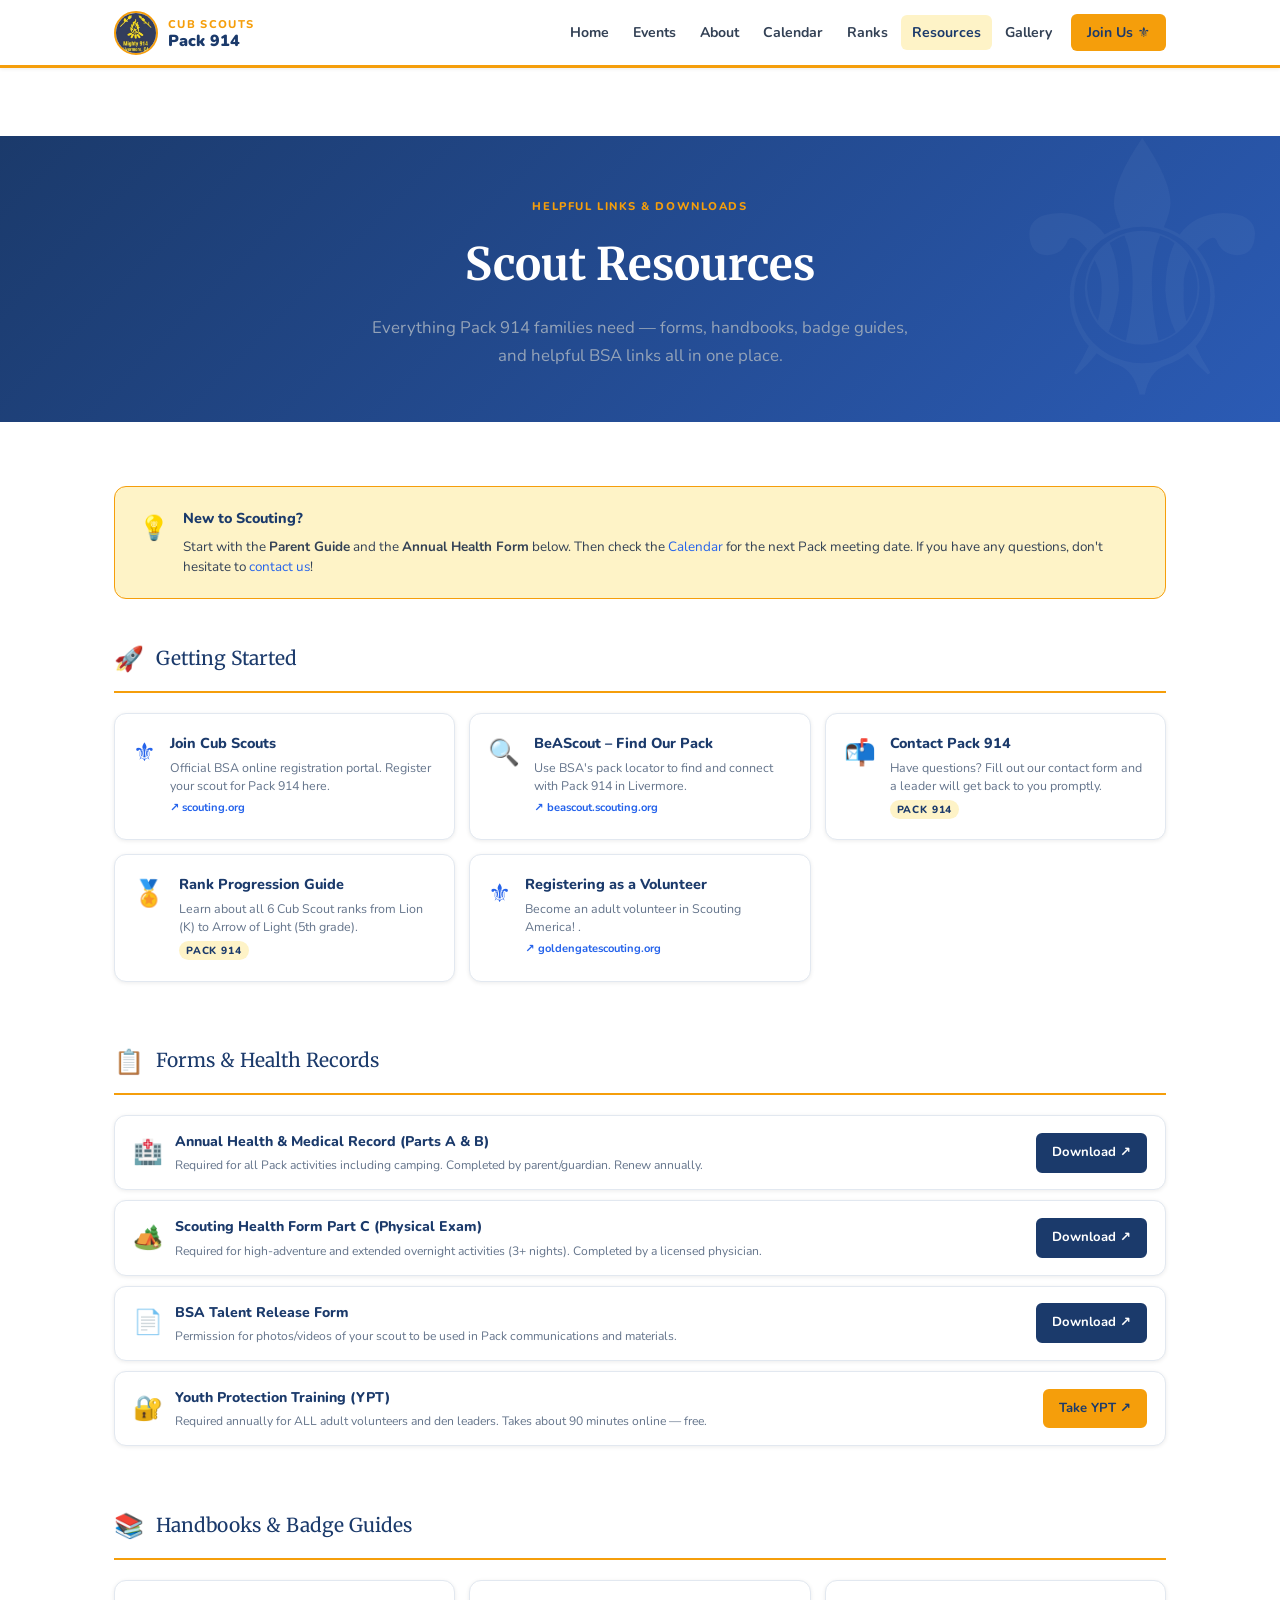
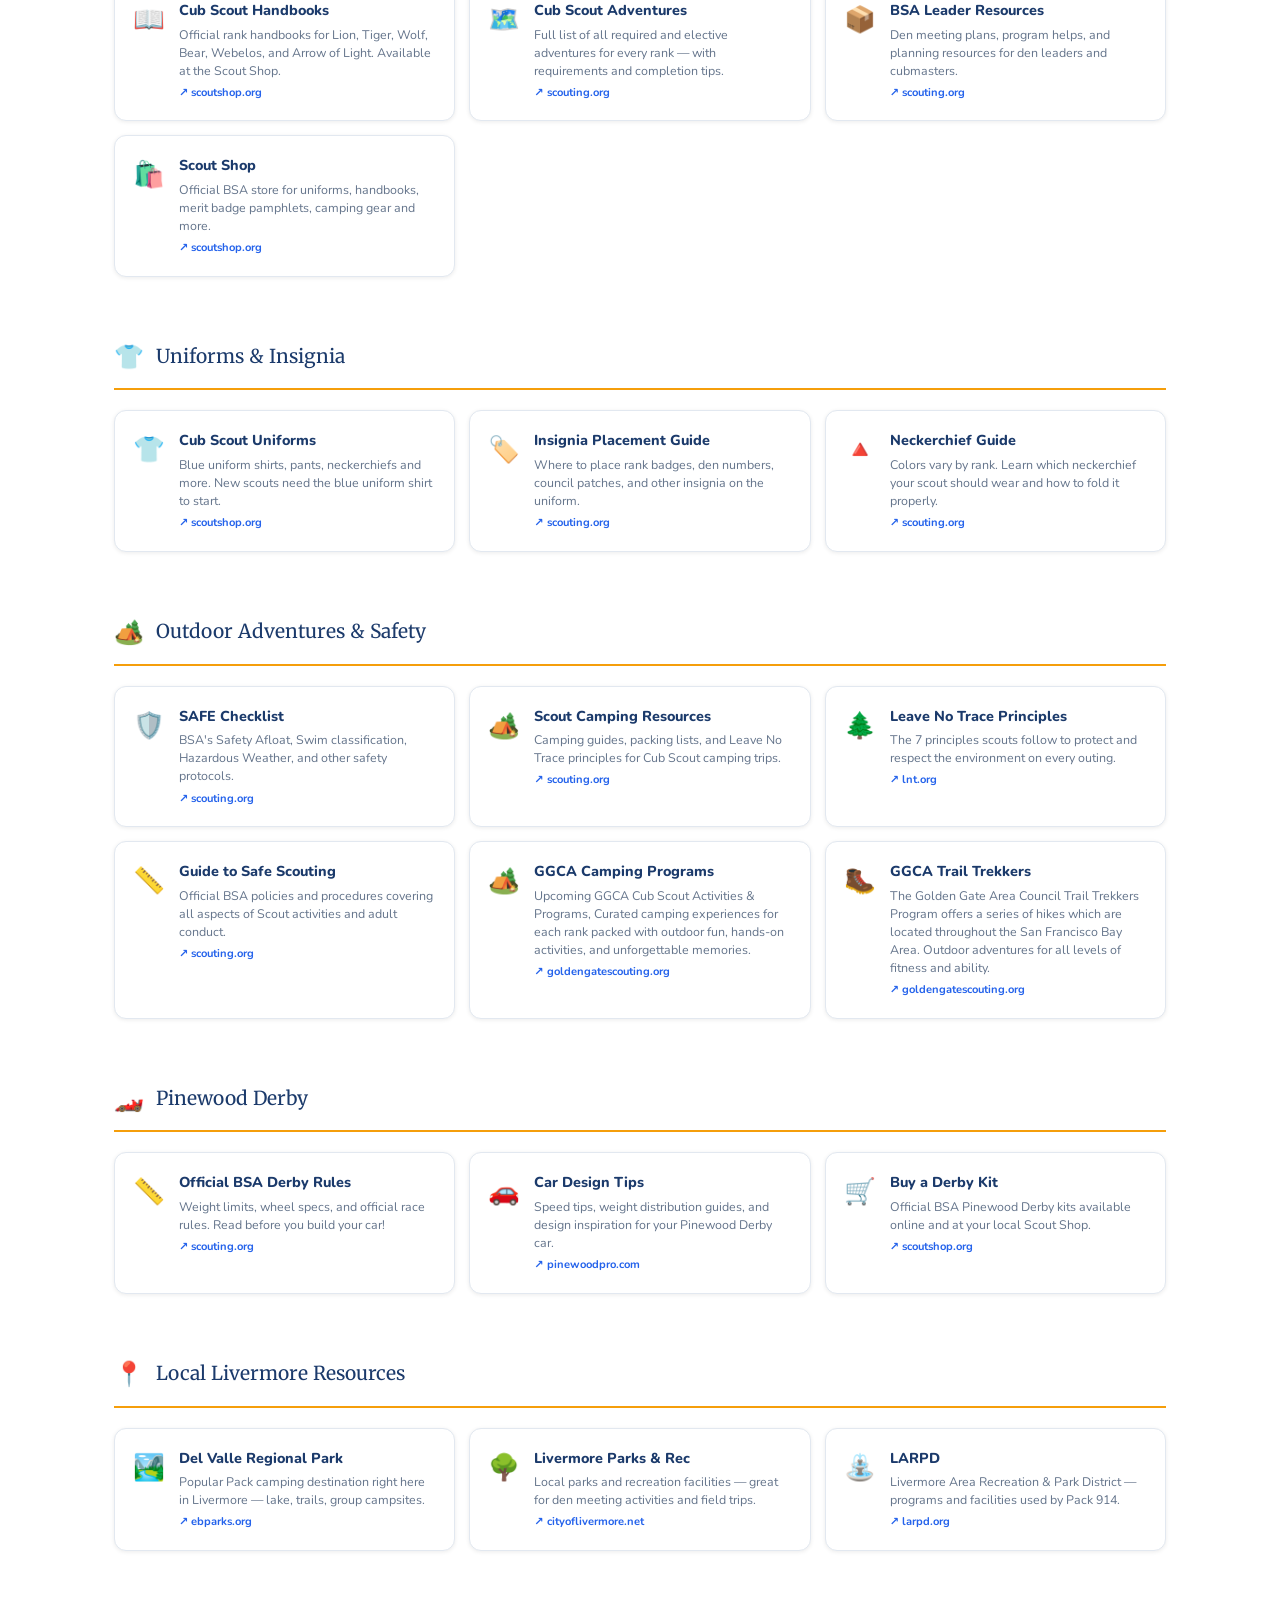
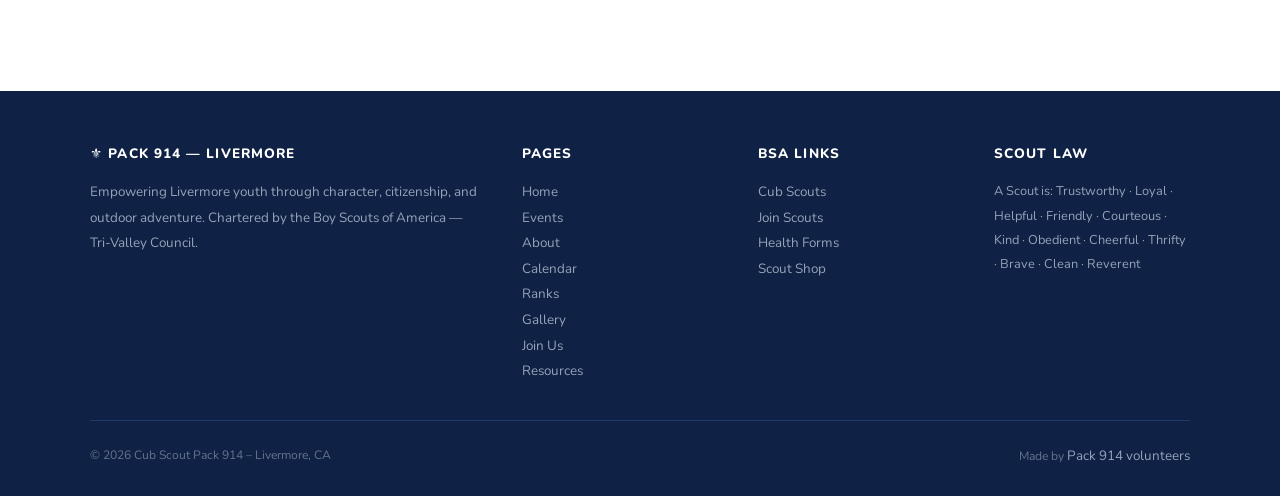
<file: resources.html>
<!DOCTYPE html>
<html lang="en">
<head>
  <meta charset="UTF-8"/><meta name="viewport" content="width=device-width,initial-scale=1.0"/>
  <meta name="description" content="Cub Scout Pack 914 Livermore — Scout Resources: handbooks, forms, badge guides, and helpful links."/>
  <title>Resources | Pack 914 Cub Scouts – Livermore</title>
  <link rel="icon" href="images/logo.jpg" type="image/jpeg"/>
  <link rel="stylesheet" href="assets/css/style.css"/>
  <style>
    body { padding-top:var(--nav-h); }
    .res-wrap { max-width:var(--max-w); margin:0 auto; padding:64px 24px 80px; }

    /* Category sections */
    .res-section { margin-bottom:60px; }
    .res-section-title {
      display:flex; align-items:center; gap:12px;
      font-family:var(--font-display); font-size:1.2rem; color:var(--navy);
      margin-bottom:20px; padding-bottom:12px;
      border-bottom:2px solid var(--gold);
    }
    .res-section-title .sec-icon { font-size:1.5rem; }

    /* Resource cards grid */
    .res-grid { display:grid; grid-template-columns:repeat(auto-fill,minmax(280px,1fr)); gap:14px; }

    .res-link-card {
      display:flex; gap:14px; align-items:flex-start;
      background:var(--white); border:1px solid var(--gray-200);
      border-radius:var(--radius-md); padding:18px;
      box-shadow:var(--shadow-sm); text-decoration:none;
      transition:box-shadow .2s, transform .2s, border-color .2s;
    }
    .res-link-card:hover {
      box-shadow:var(--shadow-md); transform:translateY(-2px);
      border-color:var(--gold); text-decoration:none;
    }
    .res-link-card .ri { font-size:1.6rem; flex-shrink:0; }
    .res-link-card h4 { font-size:.9rem; font-weight:800; color:var(--navy); margin-bottom:3px; }
    .res-link-card p  { font-size:.78rem; color:var(--gray-500); line-height:1.45; }
    .res-link-card .ext { font-size:.7rem; color:var(--blue); font-weight:700; margin-top:4px; }

    /* Internal resource note */
    .internal-badge {
      display:inline-block; padding:1px 7px; border-radius:100px;
      background:var(--gold-lt); color:var(--navy); font-size:.65rem; font-weight:800;
      text-transform:uppercase; letter-spacing:.08em; margin-top:4px;
    }

    /* Download list */
    .download-list { display:flex; flex-direction:column; gap:10px; }
    .dl-item {
      display:flex; align-items:center; gap:14px; justify-content:space-between;
      background:var(--white); border:1px solid var(--gray-200);
      border-radius:var(--radius-md); padding:14px 18px; box-shadow:var(--shadow-sm);
    }
    .dl-item .dl-info { display:flex; gap:12px; align-items:center; }
    .dl-item .dl-icon { font-size:1.5rem; }
    .dl-item h4 { font-size:.88rem; font-weight:800; color:var(--navy); margin-bottom:2px; }
    .dl-item p  { font-size:.76rem; color:var(--gray-500); }

    /* Tips box */
    .tip-box {
      background:var(--gold-lt); border:1px solid var(--gold);
      border-radius:var(--radius-md); padding:20px 24px; margin-bottom:40px;
      display:flex; gap:14px; align-items:flex-start;
    }
    .tip-box .tip-icon { font-size:1.5rem; flex-shrink:0; margin-top:2px; }
    .tip-box h4 { font-size:.9rem; font-weight:800; color:var(--navy); margin-bottom:6px; }
    .tip-box p  { font-size:.84rem; color:var(--gray-700); line-height:1.55; }

    @media(max-width:600px) { .dl-item { flex-direction:column; align-items:flex-start; gap:10px; } }
  </style>
</head>
<body>
<a class="skip-link" href="#main">Skip to main content</a>
<div class="announcement" role="alert"></div>

<nav id="navbar" role="navigation" aria-label="Main navigation">
  <div class="nav-inner">
    <a href="index.html" class="nav-logo"><img src="images/logo.jpg" alt="Pack 914 logo" onerror="this.style.display='none'"><span class="nav-logo-text"><span class="pack">Cub Scouts</span><BR><span class="name">Pack 914</span></span></a>
    <button class="nav-toggle" aria-label="Toggle menu" aria-expanded="false"><span></span><span></span><span></span></button>
    <ul class="nav-links">
      <li><a href="index.html">Home</a></li>
      <li><a href="events.html">Events</a></li>
      <li><a href="about.html">About</a></li>
      <li><a href="calendar.html">Calendar</a></li>
      <li><a href="ranks.html">Ranks</a></li>
      <li><a href="resources.html" class="active">Resources</a></li>
      <li><a href="gallery.html">Gallery</a></li>
      <li><a href="contact.html" class="btn-join">Join Us ⚜</a></li>
    </ul>
  </div>
</nav>

<div class="page-hero">
  <span class="label">Helpful Links & Downloads</span>
  <h1>Scout Resources</h1>
  <p>Everything Pack 914 families need — forms, handbooks, badge guides, and helpful BSA links all in one place.</p>
</div>

<main id="main">
<div class="res-wrap">

  <div class="tip-box fade-in">
    <span class="tip-icon">💡</span>
    <div>
      <h4>New to Scouting?</h4>
      <p>Start with the <strong>Parent Guide</strong> and the <strong>Annual Health Form</strong> below. Then check the <a href="calendar.html">Calendar</a> for the next Pack meeting date. If you have any questions, don't hesitate to <a href="contact.html">contact us</a>!</p>
    </div>
  </div>

  <!-- ── GETTING STARTED ── -->
  <div class="res-section fade-in">
    <div class="res-section-title"><span class="sec-icon">🚀</span> Getting Started</div>
    <div class="res-grid">
      <a class="res-link-card" href="https://www.scouting.org/programs/cub-scouts/join/" target="_blank" rel="noopener">
        <span class="ri">⚜</span><div><h4>Join Cub Scouts</h4><p>Official BSA online registration portal. Register your scout for Pack 914 here.</p><div class="ext">↗ scouting.org</div></div>
      </a>
      <a class="res-link-card" href="https://beascout.scouting.org/" target="_blank" rel="noopener">
        <span class="ri">🔍</span><div><h4>BeAScout – Find Our Pack</h4><p>Use BSA's pack locator to find and connect with Pack 914 in Livermore.</p><div class="ext">↗ beascout.scouting.org</div></div>
      </a>
      <a class="res-link-card" href="contact.html">
        <span class="ri">📬</span><div><h4>Contact Pack 914</h4><p>Have questions? Fill out our contact form and a leader will get back to you promptly.</p><span class="internal-badge">Pack 914</span></div>
      </a>
      <a class="res-link-card" href="ranks.html">
        <span class="ri">🏅</span><div><h4>Rank Progression Guide</h4><p>Learn about all 6 Cub Scout ranks from Lion (K) to Arrow of Light (5th grade).</p><span class="internal-badge">Pack 914</span></div>
      </a>
      <a class="res-link-card" href="https://goldengatescouting.org/volunteer-onboarding/">
        <span class="ri">⚜️</span><div><h4>Registering as a Volunteer</h4><p>Become an adult volunteer in Scouting America! .</p><div class="ext">↗ goldengatescouting.org</div></div>
      </a>
    </div>
  </div>

  <!-- ── FORMS & HEALTH ── -->
  <div class="res-section fade-in">
    <div class="res-section-title"><span class="sec-icon">📋</span> Forms & Health Records</div>
    <div class="download-list">
      <div class="dl-item">
        <div class="dl-info">
          <span class="dl-icon">🏥</span>
          <div><h4>Annual Health & Medical Record (Parts A & B)</h4><p>Required for all Pack activities including camping. Completed by parent/guardian. Renew annually.</p></div>
        </div>
        <a href="https://www.scouting.org/health-and-safety/ahmr/" target="_blank" rel="noopener" class="btn btn-primary btn-sm">Download ↗</a>
      </div>
      <div class="dl-item">
        <div class="dl-info">
          <span class="dl-icon">🏕️</span>
          <div><h4>Scouting Health Form Part C (Physical Exam)</h4><p>Required for high-adventure and extended overnight activities (3+ nights). Completed by a licensed physician.</p></div>
        </div>
        <a href="https://www.scouting.org/health-and-safety/ahmr/" target="_blank" rel="noopener" class="btn btn-primary btn-sm">Download ↗</a>
      </div>
      <div class="dl-item">
        <div class="dl-info">
          <span class="dl-icon">📄</span>
          <div><h4>BSA Talent Release Form</h4><p>Permission for photos/videos of your scout to be used in Pack communications and materials.</p></div>
        </div>
        <a href="https://filestore.scouting.org/filestore/media/ops/talent_release.pdf" target="_blank" rel="noopener" class="btn btn-primary btn-sm">Download ↗</a>
      </div>
      <div class="dl-item">
        <div class="dl-info">
          <span class="dl-icon">🔐</span>
          <div><h4>Youth Protection Training (YPT)</h4><p>Required annually for ALL adult volunteers and den leaders. Takes about 90 minutes online — free.</p></div>
        </div>
        <a href="https://www.scouting.org/training/safeguarding-youth/" target="_blank" rel="noopener" class="btn btn-gold btn-sm">Take YPT ↗</a>
      </div>
    </div>
  </div>

  <!-- ── HANDBOOKS & BADGE GUIDES ── -->
  <div class="res-section fade-in">
    <div class="res-section-title"><span class="sec-icon">📚</span> Handbooks & Badge Guides</div>
    <div class="res-grid">
      <a class="res-link-card" href="https://www.scoutshop.org/literature/program-literature/handbooks.html" target="_blank" rel="noopener">
        <span class="ri">📖</span><div><h4>Cub Scout Handbooks</h4><p>Official rank handbooks for Lion, Tiger, Wolf, Bear, Webelos, and Arrow of Light. Available at the Scout Shop.</p><div class="ext">↗ scoutshop.org</div></div>
      </a>
      <a class="res-link-card" href="https://www.scouting.org/programs/cub-scouts/adventures/" target="_blank" rel="noopener">
        <span class="ri">🗺️</span><div><h4>Cub Scout Adventures</h4><p>Full list of all required and elective adventures for every rank — with requirements and completion tips.</p><div class="ext">↗ scouting.org</div></div>
      </a>
      <a class="res-link-card" href="https://www.scouting.org/programs/cub-scouts/resources/" target="_blank" rel="noopener">
        <span class="ri">📦</span><div><h4>BSA Leader Resources</h4><p>Den meeting plans, program helps, and planning resources for den leaders and cubmasters.</p><div class="ext">↗ scouting.org</div></div>
      </a>
      <a class="res-link-card" href="https://www.scoutshop.org/" target="_blank" rel="noopener">
        <span class="ri">🛍️</span><div><h4>Scout Shop</h4><p>Official BSA store for uniforms, handbooks, merit badge pamphlets, camping gear and more.</p><div class="ext">↗ scoutshop.org</div></div>
      </a>
    </div>
  </div>

  <!-- ── UNIFORMS ── -->
  <div class="res-section fade-in">
    <div class="res-section-title"><span class="sec-icon">👕</span> Uniforms & Insignia</div>
    <div class="res-grid">
      <a class="res-link-card" href="https://www.scoutshop.org/shop-by-scout/cub-scouts.html" target="_blank" rel="noopener">
        <span class="ri">👕</span><div><h4>Cub Scout Uniforms</h4><p>Blue uniform shirts, pants, neckerchiefs and more. New scouts need the blue uniform shirt to start.</p><div class="ext">↗ scoutshop.org</div></div>
      </a>
      <a class="res-link-card" href="https://www.scouting.org/programs/cub-scouts/insignia-guide/" target="_blank" rel="noopener">
        <span class="ri">🏷️</span><div><h4>Insignia Placement Guide</h4><p>Where to place rank badges, den numbers, council patches, and other insignia on the uniform.</p><div class="ext">↗ scouting.org</div></div>
      </a>
      <a class="res-link-card" href="https://cubscoutideas.com/13190/fold-cub-scout-neckerchiefs/" target="_blank" rel="noopener">
        <span class="ri">🔺</span><div><h4>Neckerchief Guide</h4><p>Colors vary by rank. Learn which neckerchief your scout should wear and how to fold it properly.</p><div class="ext">↗ scouting.org</div></div>
      </a>
    </div>
  </div>

  <!-- ── OUTDOOR & SAFETY ── -->
  <div class="res-section fade-in">
    <div class="res-section-title"><span class="sec-icon">🏕️</span> Outdoor Adventures & Safety</div>
    <div class="res-grid">
      <a class="res-link-card" href="https://www.scouting.org/health-and-safety/safe/" target="_blank" rel="noopener">
        <span class="ri">🛡️</span><div><h4>SAFE Checklist</h4><p>BSA's Safety Afloat, Swim classification, Hazardous Weather, and other safety protocols.</p><div class="ext">↗ scouting.org</div></div>
      </a>
      <a class="res-link-card" href="https://www.scouting.org/outdoors/camping/" target="_blank" rel="noopener">
        <span class="ri">🏕️</span><div><h4>Scout Camping Resources</h4><p>Camping guides, packing lists, and Leave No Trace principles for Cub Scout camping trips.</p><div class="ext">↗ scouting.org</div></div>
      </a>
      <a class="res-link-card" href="https://lnt.org/why/7-principles/" target="_blank" rel="noopener">
        <span class="ri">🌲</span><div><h4>Leave No Trace Principles</h4><p>The 7 principles scouts follow to protect and respect the environment on every outing.</p><div class="ext">↗ lnt.org</div></div>
      </a>
      <a class="res-link-card" href="https://www.scouting.org/health-and-safety/gss/" target="_blank" rel="noopener">
        <span class="ri">📏</span><div><h4>Guide to Safe Scouting</h4><p>Official BSA policies and procedures covering all aspects of Scout activities and adult conduct.</p><div class="ext">↗ scouting.org</div></div>
      </a>
      <a class="res-link-card" href="https://goldengatescouting.org/cub-scouts/cub-scouts-camping/" target="_blank" rel="noopener">
        <span class="ri">🏕️</span><div><h4>GGCA Camping Programs</h4><p>Upcoming GGCA Cub Scout Activities & Programs, Curated camping experiences for each rank packed with outdoor fun, hands-on activities, and unforgettable memories.</p><div class="ext">↗ goldengatescouting.org</div></div>
      </a>
      <a class="res-link-card" href="https://goldengatescouting.org/trail-trekkers/" target="_blank" rel="noopener">
        <span class="ri">🥾</span><div><h4>GGCA Trail Trekkers</h4><p>The Golden Gate Area Council Trail Trekkers Program offers a series of hikes which are located throughout the San Francisco Bay Area. Outdoor adventures for all levels of fitness and ability.</p><div class="ext">↗ goldengatescouting.org</div></div>
      </a>
    </div>
  </div>

  <!-- ── PINEWOOD DERBY ── -->
  <div class="res-section fade-in">
    <div class="res-section-title"><span class="sec-icon">🏎️</span> Pinewood Derby</div>
    <div class="res-grid">
      <a class="res-link-card" href="https://www.scouting.org/wp-content/uploads/2023/11/cub-scout-pinewood-derby-rules-2024.pdf" target="_blank" rel="noopener">
        <span class="ri">📏</span><div><h4>Official BSA Derby Rules</h4><p>Weight limits, wheel specs, and official race rules. Read before you build your car!</p><div class="ext">↗ scouting.org</div></div>
      </a>
      <a class="res-link-card" href="https://www.pinewoodpro.com/car-design.htm" target="_blank" rel="noopener">
        <span class="ri">🚗</span><div><h4>Car Design Tips</h4><p>Speed tips, weight distribution guides, and design inspiration for your Pinewood Derby car.</p><div class="ext">↗ pinewoodpro.com</div></div>
      </a>
      <a class="res-link-card" href="https://www.scoutshop.org/pinewood-derby/" target="_blank" rel="noopener">
        <span class="ri">🛒</span><div><h4>Buy a Derby Kit</h4><p>Official BSA Pinewood Derby kits available online and at your local Scout Shop.</p><div class="ext">↗ scoutshop.org</div></div>
      </a>
    </div>
  </div>

  <!-- ── LOCAL RESOURCES ── -->
  <div class="res-section fade-in">
    <div class="res-section-title"><span class="sec-icon">📍</span> Local Livermore Resources</div>
    <div class="res-grid">
      <a class="res-link-card" href="https://www.ebparks.org/parks/del-valle" target="_blank" rel="noopener">
        <span class="ri">🏞️</span><div><h4>Del Valle Regional Park</h4><p>Popular Pack camping destination right here in Livermore — lake, trails, group campsites.</p><div class="ext">↗ ebparks.org</div></div>
      </a>
      <a class="res-link-card" href="https://www.cityoflivermore.net/parksrec" target="_blank" rel="noopener">
        <span class="ri">🌳</span><div><h4>Livermore Parks & Rec</h4><p>Local parks and recreation facilities — great for den meeting activities and field trips.</p><div class="ext">↗ cityoflivermore.net</div></div>
      </a>
      <a class="res-link-card" href="https://www.larpd.org/" target="_blank" rel="noopener">
        <span class="ri">⛲</span><div><h4>LARPD</h4><p>Livermore Area Recreation & Park District — programs and facilities used by Pack 914.</p><div class="ext">↗ larpd.org</div></div>
      </a>
    </div>
  </div>

</div>
</main>

<footer role="contentinfo">
  <div class="footer-inner">
    <div><h4>⚜ Pack 914 — Livermore</h4><p>Empowering Livermore youth through character, citizenship, and outdoor adventure. Chartered by the Boy Scouts of America — Tri-Valley Council.</p></div>
    <div><h4>Pages</h4><ul><li><a href="index.html">Home</a></li><li><a href="events.html">Events</a></li><li><a href="about.html">About</a></li><li><a href="calendar.html">Calendar</a></li><li><a href="ranks.html">Ranks</a></li><li><a href="gallery.html">Gallery</a></li><li><a href="contact.html">Join Us</a></li><li><a href="resources.html">Resources</a></li></ul></div>
    <div><h4>BSA Links</h4><ul><li><a href="https://www.scouting.org/programs/cub-scouts/" target="_blank" rel="noopener">Cub Scouts</a></li><li><a href="https://www.scouting.org/programs/cub-scouts/join/" target="_blank" rel="noopener">Join Scouts</a></li><li><a href="https://www.scouting.org/about/annual-health-medical-record/" target="_blank" rel="noopener">Health Forms</a></li><li><a href="https://www.scoutshop.org/" target="_blank" rel="noopener">Scout Shop</a></li></ul></div>
    <div><h4>Scout Law</h4><p style="font-size:.8rem;color:#94A3B8;line-height:1.9;">A Scout is: Trustworthy · Loyal · Helpful · Friendly · Courteous · Kind · Obedient · Cheerful · Thrifty · Brave · Clean · Reverent</p></div>
  </div>
  <div class="footer-bottom"><span>© <span id="current-year"></span> Cub Scout Pack 914 – Livermore, CA</span><span>Made by <a href="https://forms.gle/UNWthP5F7yrq9aVv5">Pack 914 volunteers</a></span></div>
</footer>

<script src="assets/js/main.js"></script>
</body>
</html>
</file>
<file: assets/css/style.css>
/* =====================================================================
   Pack 914 Livermore — Global Stylesheet
   Light theme | Navy & Gold | All pages share this file
   ===================================================================== */

@import url('https://fonts.googleapis.com/css2?family=Nunito:wght@400;600;700;800;900&family=Merriweather:wght@400;700&display=swap');

/* ── Design Tokens ─────────────────────────────────────────────────── */
:root {
  --navy:      #1B3A6B;
  --navy-dark: #0F2144;
  --blue:      #2563EB;
  --gold:      #F59E0B;
  --gold-lt:   #FEF3C7;
  --gold-dk:   #D97706;
  --red:       #DC2626;
  --white:     #FFFFFF;
  --off-white: #F8F9FC;
  --gray-100:  #F1F5F9;
  --gray-200:  #E2E8F0;
  --gray-300:  #CBD5E1;
  --gray-500:  #64748B;
  --gray-700:  #334155;
  --text:      #1E293B;

  --font-display: 'Merriweather', Georgia, serif;
  --font-body:    'Nunito', system-ui, sans-serif;

  --radius-sm: 6px;
  --radius-md: 12px;
  --radius-lg: 20px;
  --shadow-sm: 0 1px 4px rgba(0,0,0,.08);
  --shadow-md: 0 4px 18px rgba(0,0,0,.11);
  --shadow-lg: 0 12px 40px rgba(0,0,0,.15);

  --nav-h:    68px;
  --max-w:    1100px;
  --section-pad: 72px 24px;
}

/* ── Reset ─────────────────────────────────────────────────────────── */
*, *::before, *::after { box-sizing: border-box; margin: 0; padding: 0; }
html { scroll-behavior: smooth; font-size: 16px; }
body { font-family: var(--font-body); color: var(--text); background: var(--white); line-height: 1.65; overflow-x: hidden; }
img  { max-width: 100%; display: block; }
a    { color: var(--blue); text-decoration: none; }
a:hover { text-decoration: underline; }
ul   { list-style: none; }

/* ── Skip link ─────────────────────────────────────────────────────── */
.skip-link { position:absolute; top:-50px; left:16px; background:var(--navy); color:var(--white); padding:8px 16px; border-radius:var(--radius-sm); z-index:9999; transition:top .2s; }
.skip-link:focus { top:8px; }

/* ═══════════════════════════════════════════════════════════════════
   NAVBAR
═══════════════════════════════════════════════════════════════════ */
#navbar {
  position: fixed; top:0; left:0; right:0;
  height: var(--nav-h);
  background: var(--white);
  border-bottom: 3px solid var(--gold);
  z-index: 1000;
  box-shadow: var(--shadow-sm);
  transition: box-shadow .3s;
}
#navbar.scrolled { box-shadow: var(--shadow-md); }

.nav-inner {
  max-width: var(--max-w);
  margin: 0 auto; padding: 0 24px;
  height: 100%; display: flex; align-items: center; gap: 8px;
}

/* Logo */
.nav-logo { display:flex; align-items:center; gap:10px; text-decoration:none; flex-shrink:0; }
.nav-logo img { width:44px; height:44px; border-radius:50%; object-fit:cover; border:2px solid var(--gold); }
.nav-logo-text { line-height:1.1; }
.nav-logo-text .pack { font-size:.7rem; font-weight:800; letter-spacing:.12em; color:var(--gold); text-transform:uppercase; }
.nav-logo-text .name { font-size:1rem; font-weight:900; color:var(--navy); }

/* Links */
.nav-links { display:flex; align-items:center; gap:2px; margin-left:auto; }
.nav-links a {
  display:block; padding:6px 11px; border-radius:var(--radius-sm);
  font-size:.88rem; font-weight:700; color:var(--gray-700);
  transition:color .15s, background .15s; white-space:nowrap;
}
.nav-links a:hover, .nav-links a.active { color:var(--navy); background:var(--gold-lt); text-decoration:none; }

/* Join button */
.nav-links .btn-join {
  background:var(--gold); color:var(--navy) !important;
  border-radius:var(--radius-sm); padding:7px 16px; margin-left:6px;
  transition:background .15s, transform .1s;
}
.nav-links .btn-join:hover { background:var(--gold-dk); transform:translateY(-1px); }

/* Hamburger */
.nav-toggle { display:none; flex-direction:column; gap:5px; background:none; border:none; cursor:pointer; padding:6px; margin-left:auto; }
.nav-toggle span { display:block; width:24px; height:2px; background:var(--navy); border-radius:2px; transition:transform .25s, opacity .25s; }
.nav-toggle.open span:nth-child(1) { transform:translateY(7px) rotate(45deg); }
.nav-toggle.open span:nth-child(2) { opacity:0; }
.nav-toggle.open span:nth-child(3) { transform:translateY(-7px) rotate(-45deg); }

/* ═══════════════════════════════════════════════════════════════════
   PAGE HERO (inner pages) 
═══════════════════════════════════════════════════════════════════ */
.page-hero {
  margin-top: var(--nav-h);
  background: linear-gradient(135deg, var(--navy) 0%, #2B5BB5 100%);
  padding: 56px 24px 52px;
  text-align: center;
  position: relative;
  overflow: hidden;
}
.page-hero::before { content:"⚜"; position:absolute; right:-20px; top:50%; transform:translateY(-50%); font-size:22rem; color:rgba(255,255,255,.04); pointer-events:none; }
.page-hero .label { display:inline-block; font-size:.7rem; font-weight:800; letter-spacing:.14em; text-transform:uppercase; color:var(--gold); margin-bottom:12px; }
.page-hero h1 { font-family:var(--font-display); font-size:clamp(1.8rem,4vw,2.8rem); color:var(--white); margin-bottom:12px; }
.page-hero p  { color:#94A3B8; font-size:1.05rem; max-width:560px; margin:0 auto; }
.hero-logo {
  position: absolute;
  left: 24px;          /* Aligns it to the left edge matching your padding */
  top: 50%;            /* Centers it vertically */
  transform: translateY(-50%);
  max-height: 225px;    /* Adjust height to fit your banner height nicely */
  width: auto;
  z-index: 2;          /* Ensures it stays above the background */
  padding: 10px;         /* Optional: adds some padding around the logo */
}

/* ═══════════════════════════════════════════════════════════════════
   SHARED SECTION STYLES
═══════════════════════════════════════════════════════════════════ */
.section { padding: var(--section-pad); }
.section-inner { max-width: var(--max-w); margin: 0 auto; }
.section--alt { background: var(--off-white); }
.section--navy { background: var(--navy); }

.section-label { display:inline-block; font-size:.7rem; font-weight:800; letter-spacing:.15em; text-transform:uppercase; color:var(--gold); margin-bottom:10px; }
.section-title { font-family:var(--font-display); font-size:clamp(1.6rem,3vw,2.4rem); color:var(--navy); line-height:1.2; margin-bottom:14px; }
.section-subtitle { font-size:1rem; color:var(--gray-500); max-width:580px; margin-bottom:40px; }
.divider { width:48px; height:4px; background:var(--gold); border-radius:4px; margin-bottom:28px; }

/* ═══════════════════════════════════════════════════════════════════
   BUTTONS
═══════════════════════════════════════════════════════════════════ */
.btn {
  display:inline-flex; align-items:center; gap:7px;
  padding:11px 22px; border-radius:var(--radius-sm);
  font-family:var(--font-body); font-size:.92rem; font-weight:700;
  cursor:pointer; border:2px solid transparent;
  transition:all .18s; text-decoration:none;
}
.btn:hover { text-decoration:none; transform:translateY(-2px); }
.btn-primary { background:var(--navy); color:var(--white); border-color:var(--navy); }
.btn-primary:hover { background:#142d56; }
.btn-secondary { background:var(--white); color:var(--navy); border-color:var(--navy); }
.btn-secondary:hover { background:var(--gray-100); }
.btn-gold { background:var(--gold); color:var(--navy); border-color:var(--gold); }
.btn-gold:hover { background:var(--gold-dk); }
.btn-sm { padding:7px 14px; font-size:.82rem; }

/* ═══════════════════════════════════════════════════════════════════
   CARDS — generic
═══════════════════════════════════════════════════════════════════ */
.card {
  background:var(--white); border-radius:var(--radius-md);
  box-shadow:var(--shadow-sm); overflow:hidden;
  transition:transform .2s, box-shadow .2s;
  border:1px solid var(--gray-200);
}
.card:hover { transform:translateY(-4px); box-shadow:var(--shadow-md); }
.card-body { padding:20px; }
.card-body h3 { font-size:1rem; font-weight:800; color:var(--navy); margin-bottom:6px; }
.card-body p  { font-size:.85rem; color:var(--gray-500); line-height:1.5; }

/* ═══════════════════════════════════════════════════════════════════
   EVENT MINI CARD (homepage + calendar top)
═══════════════════════════════════════════════════════════════════ */
.event-mini {
  background:var(--white); border-radius:var(--radius-md);
  border:1px solid var(--gray-200); padding:14px 16px;
  display:flex; gap:14px; align-items:flex-start;
  box-shadow:var(--shadow-sm); transition:box-shadow .2s, transform .2s;
  font-size:.9rem; font-weight:800; color:var(--navy);
}
.event-mini:hover { box-shadow:var(--shadow-md); transform:translateY(-2px); }

.event-mini-date {
  background:var(--navy); color:var(--white);
  border-radius:var(--radius-sm); padding:8px 10px;
  text-align:center; min-width:48px; flex-shrink:0;
}
.event-mini-date .day   { font-size:1.3rem; font-weight:900; line-height:1; }
.event-mini-date .month { font-size:.65rem; font-weight:800; text-transform:uppercase; letter-spacing:.08em; margin-top:2px; }

.event-mini-info { flex: 1; min-width: 0;}
.event-mini-info h4    { font-size:.9rem; font-weight:800; color:var(--navy); margin-bottom:3px; }
.event-mini-info .meta { font-size:.76rem; color:var(--gray-500); }
.event-mini-info .desc {
  font-size: .8rem;
  color: var(--gray-700);
  margin-top: 4px;
  line-height: 1.4;

  white-space: pre-line;
  word-break: break-word;
  overflow-wrap: anywhere;
}

/* tag chips */
.tag { display:inline-block; padding:2px 8px; border-radius:100px; font-size:.7rem; font-weight:700; background:var(--gold-lt); color:var(--navy); margin:2px 2px 0 0; }

/* ═══════════════════════════════════════════════════════════════════
   FOOTER
═══════════════════════════════════════════════════════════════════ */
footer {
  background: var(--navy-dark);
  color: #94A3B8;
  padding: 52px 24px 28px;
}
.footer-inner {
  max-width:var(--max-w); margin:0 auto;
  display:grid; grid-template-columns:2fr 1fr 1fr 1fr; gap:40px;
  margin-bottom:36px;
}
footer h4 { color:var(--white); font-size:.85rem; font-weight:800; letter-spacing:.08em; text-transform:uppercase; margin-bottom:14px; }
footer p, footer li, footer a { font-size:.84rem; color:#94A3B8; line-height:1.9; }
footer a:hover { color:var(--gold); text-decoration:none; }
.footer-bottom {
  border-top:1px solid #1E3A6E; padding-top:22px;
  display:flex; justify-content:space-between; align-items:center;
  flex-wrap:wrap; gap:8px; font-size:.76rem; color:#64748B;
  max-width:var(--max-w); margin:0 auto;
}

/* ═══════════════════════════════════════════════════════════════════
   FADE-IN ANIMATION
═══════════════════════════════════════════════════════════════════ */
.fade-in { opacity:0; transform:translateY(18px); transition:opacity .5s ease, transform .5s ease; }
.fade-in.visible { opacity:1; transform:translateY(0); }

/* ═══════════════════════════════════════════════════════════════════
   ANNOUNCEMENT BANNER
═══════════════════════════════════════════════════════════════════ */
.announcement {
  background:var(--gold); color:var(--navy);
  text-align:center; font-size:.84rem; font-weight:700;
  padding:8px 16px; position:fixed;
  top:var(--nav-h); left:0; right:0; z-index:999;
  display:none;
}
.announcement.show { display:block; }

/* ═══════════════════════════════════════════════════════════════════
   RESPONSIVE
═══════════════════════════════════════════════════════════════════ */
@media (max-width:900px) {
  .footer-inner { grid-template-columns:1fr 1fr; }
}
@media (max-width:680px) {
  .nav-links {
    display:none; flex-direction:column;
    position:absolute; top:var(--nav-h); left:0; right:0;
    background:var(--white); padding:16px;
    border-bottom:2px solid var(--gold); box-shadow:var(--shadow-md);
  }
  .nav-links.open { display:flex; }
  .nav-links a { padding:12px 16px; font-size:.95rem; }
  .nav-toggle { display:flex; }
  .footer-inner { grid-template-columns:1fr; }
  :root { --section-pad: 52px 20px; }
}
@media (prefers-reduced-motion:reduce) {
  *, *::before, *::after { animation-duration:.01ms !important; transition-duration:.01ms !important; }
}
@media (max-width: 768px) {

  .hero-logo {
      display:none;
  }

  .rank-block {
      display:block;
      margin-bottom:40px;
  }

  .rank-badge {
      margin:0 auto 16px;
  }

  .rank-visual {
      display:none;
  }

  .rank-arrow {
      display:none;
  }

  .bsa-link {
      max-width:100%;
      justify-content:center;
      text-align:center;
      flex-wrap:wrap;
  }

  .footer-bottom {
      flex-direction:column;
      text-align:center;
  }
}

/*==========================================================================*/
/* ===== UPCOMING EVENT CARD (NEW CLEAN VERSION) ===== */

.upcoming-card {
  display: flex;
  gap: 14px;
  align-items: flex-start;

  background: #ffffff;
  border: 1px solid #e5e7eb;
  border-radius: 14px;

  padding: 14px 16px;
  margin-bottom: 14px;

  box-shadow: 0 2px 6px rgba(0,0,0,0.06);
}

.upcoming-card:hover {
  transform: translateY(-2px);
  transition: 0.2s ease;
}

.upcoming-date {
  background: #1b3a6b;
  color: white;
  border-radius: 10px;

  min-width: 52px;
  text-align: center;
  padding: 8px 10px;
  flex-shrink: 0;
}

.upcoming-date .day {
  font-size: 18px;
  font-weight: 800;
  line-height: 1;
}

.upcoming-date .month {
  font-size: 11px;
  font-weight: 700;
  letter-spacing: 0.06em;
  text-transform: uppercase;
  margin-top: 2px;
}

.upcoming-body {
  flex: 1;
  min-width: 0;
}

.upcoming-body .title {
  font-size: 15px;
  font-weight: 800;
  color: #1b3a6b;
  margin-bottom: 4px;
}

.upcoming-body .meta {
  font-size: 12px;
  color: #64748b;
  margin-bottom: 6px;
}

.upcoming-body .desc {
  font-size: 12.5px;
  color: #334155;
  line-height: 1.4;

  white-space: normal;
  overflow-wrap: anywhere;
}
</file>
